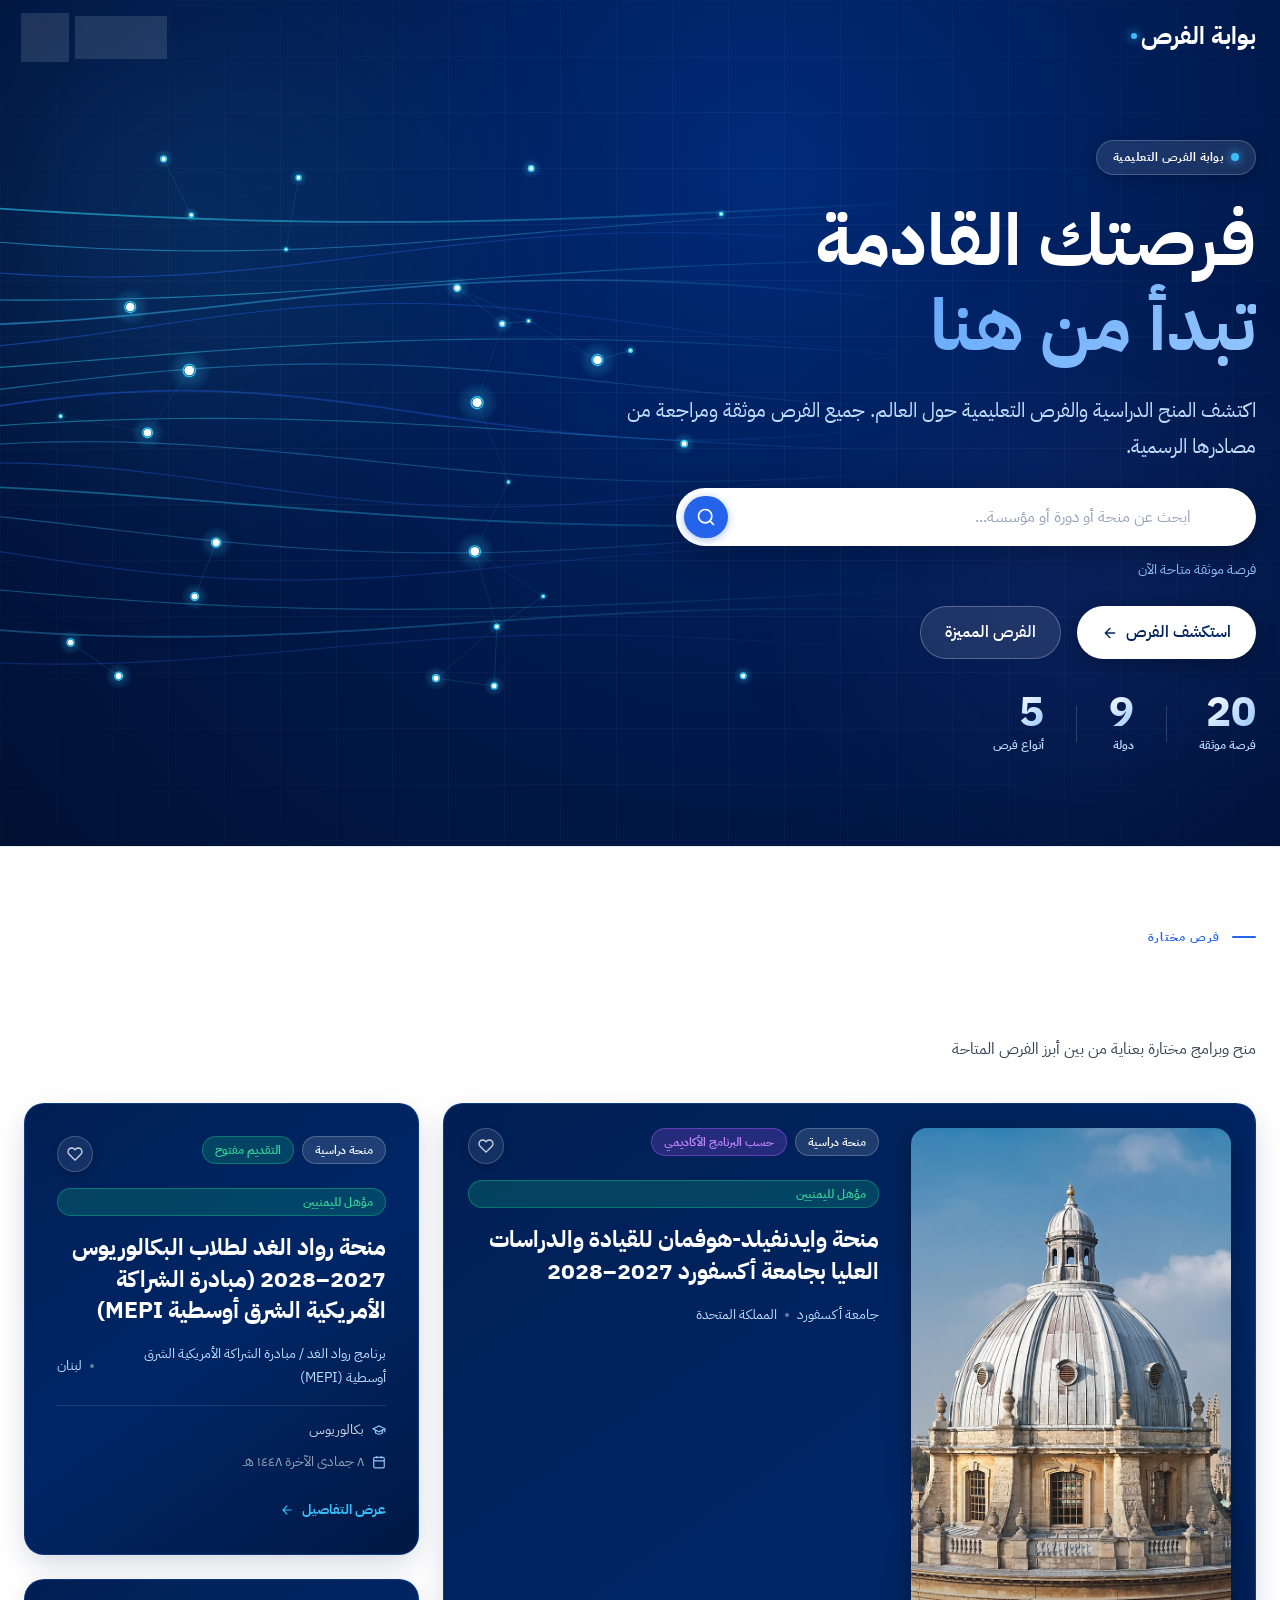
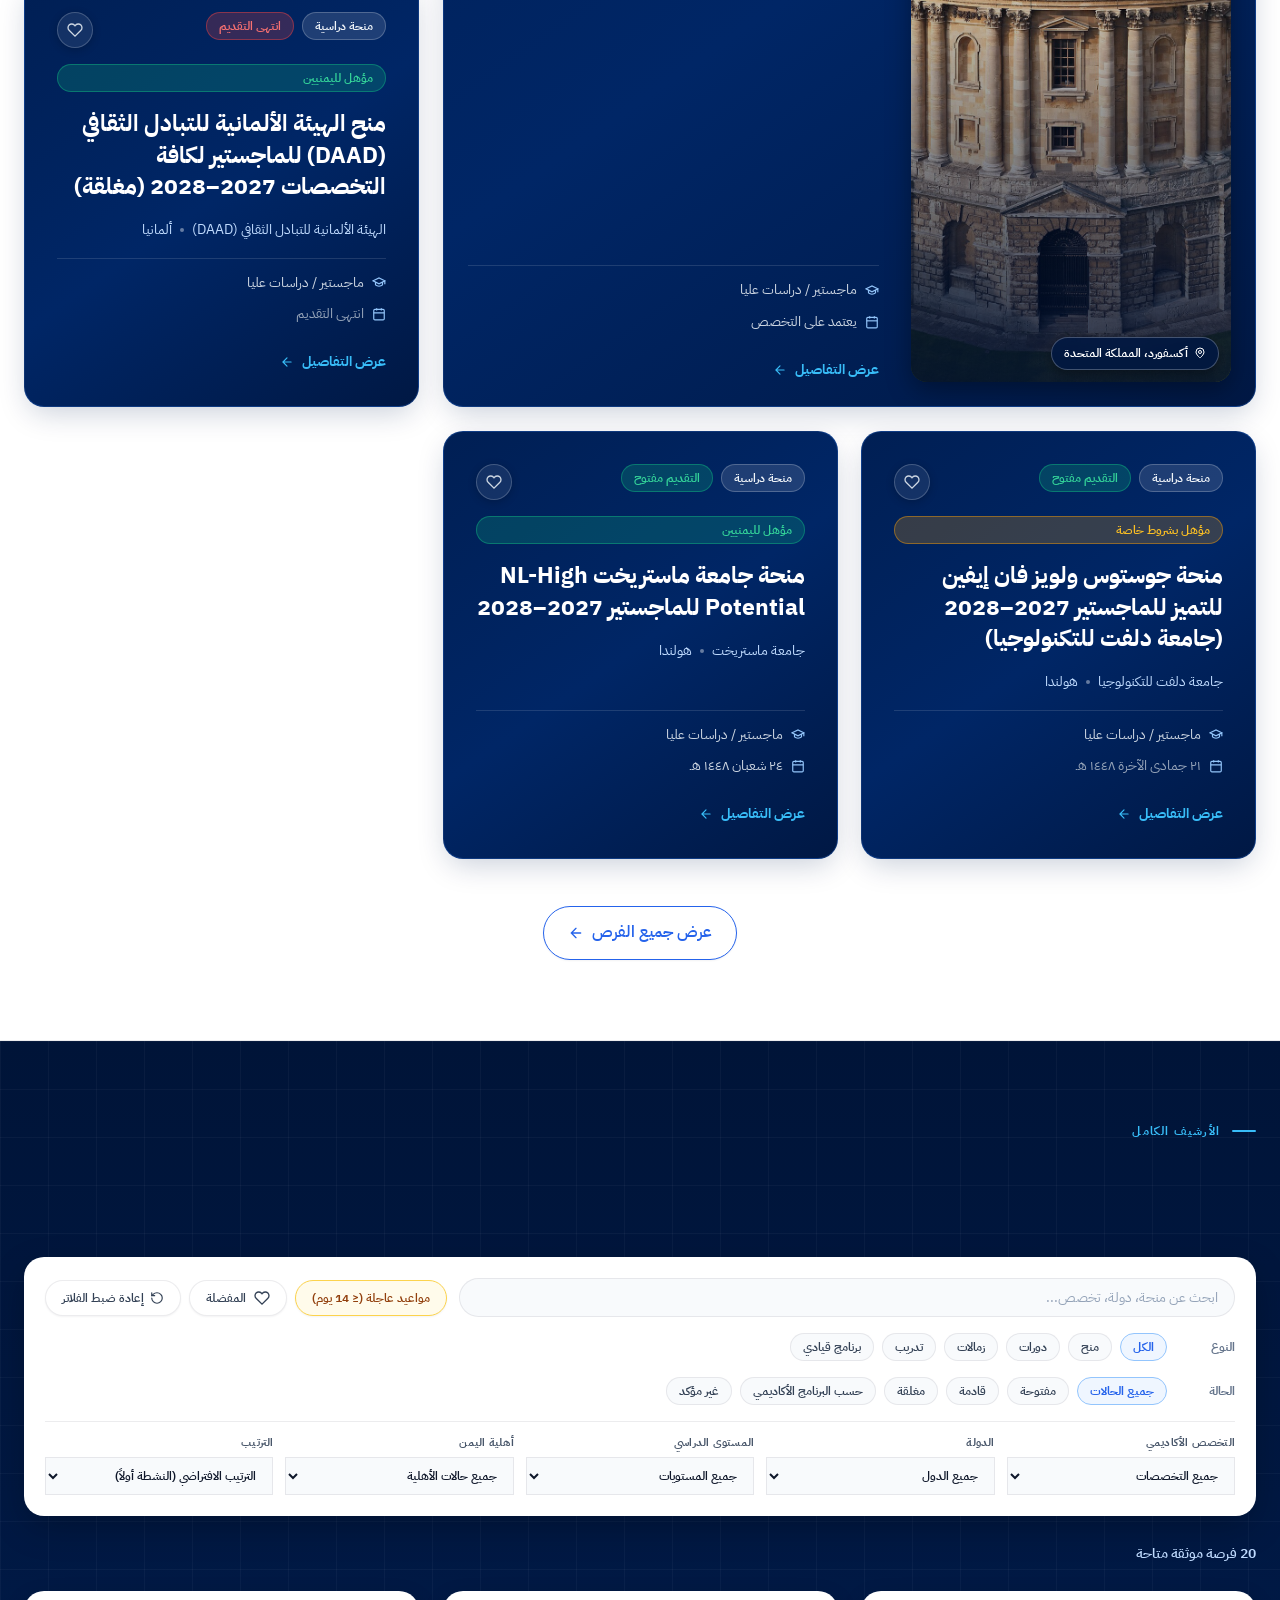
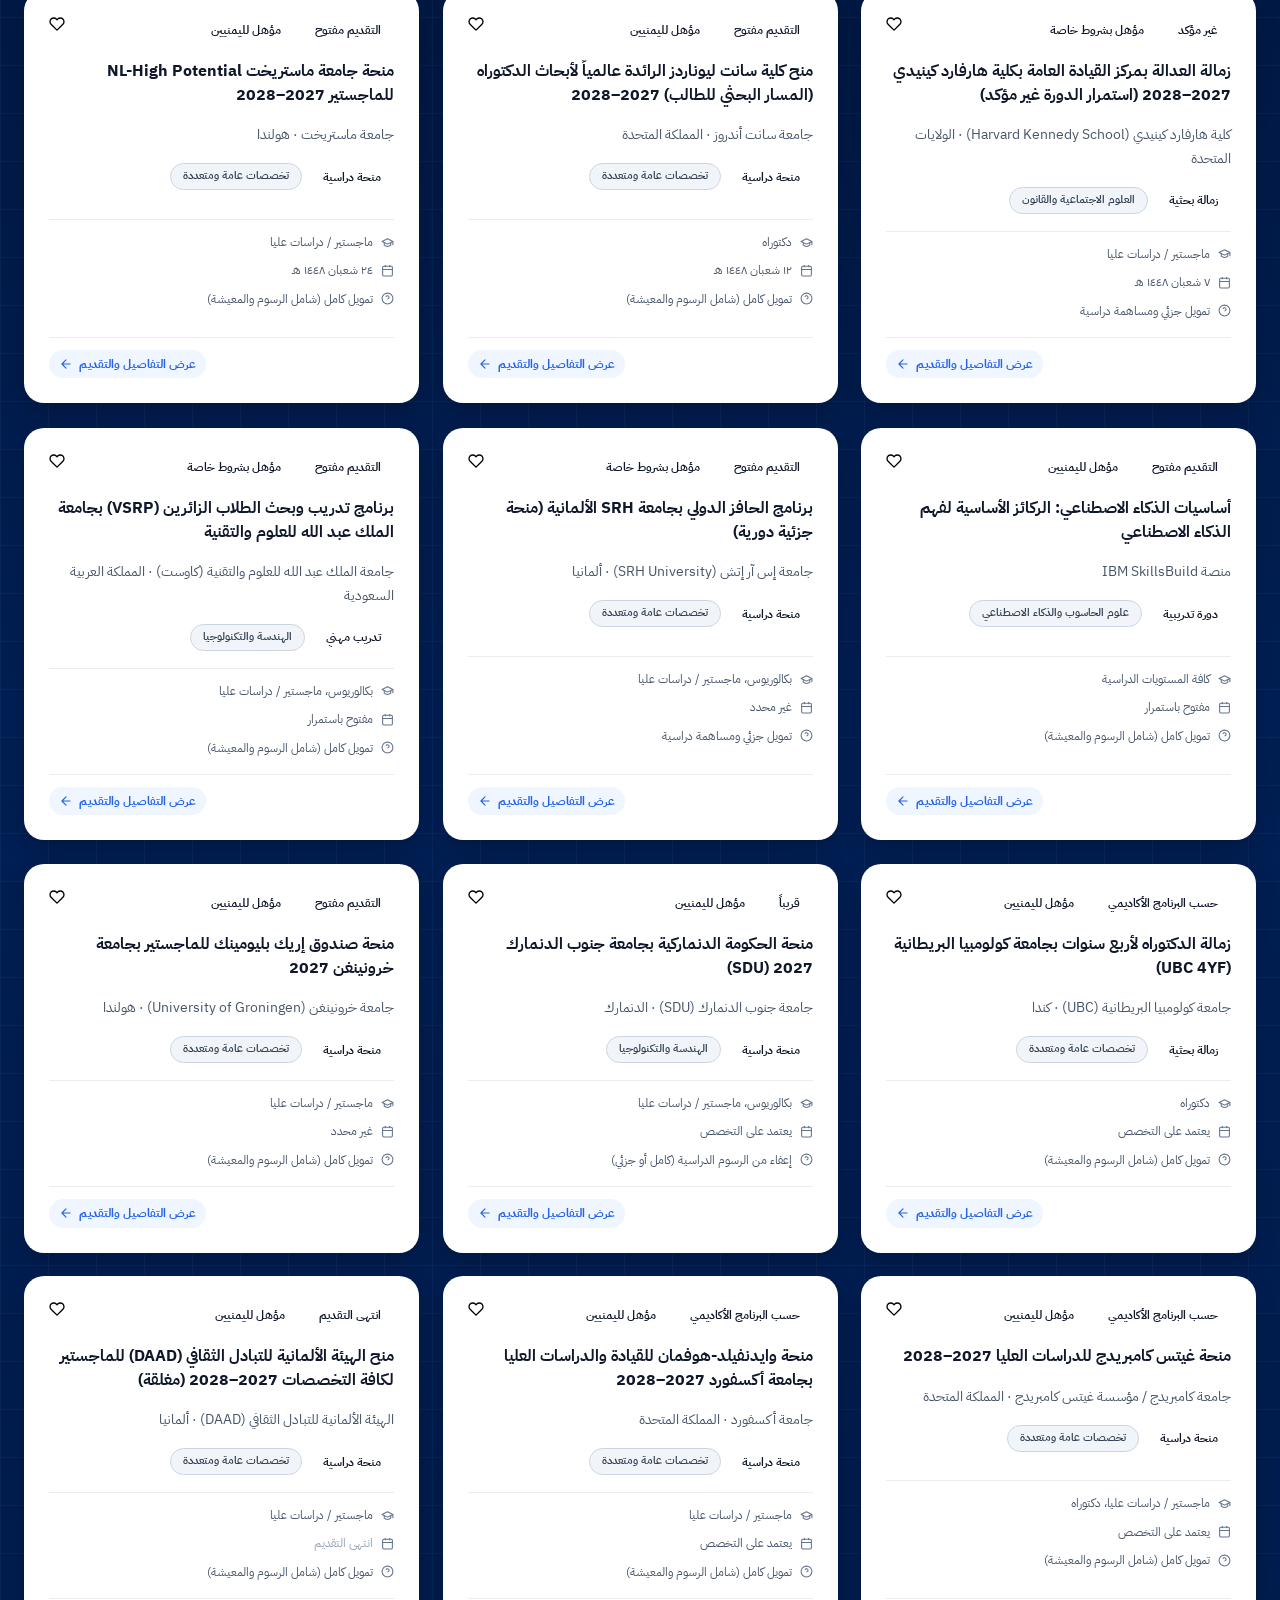
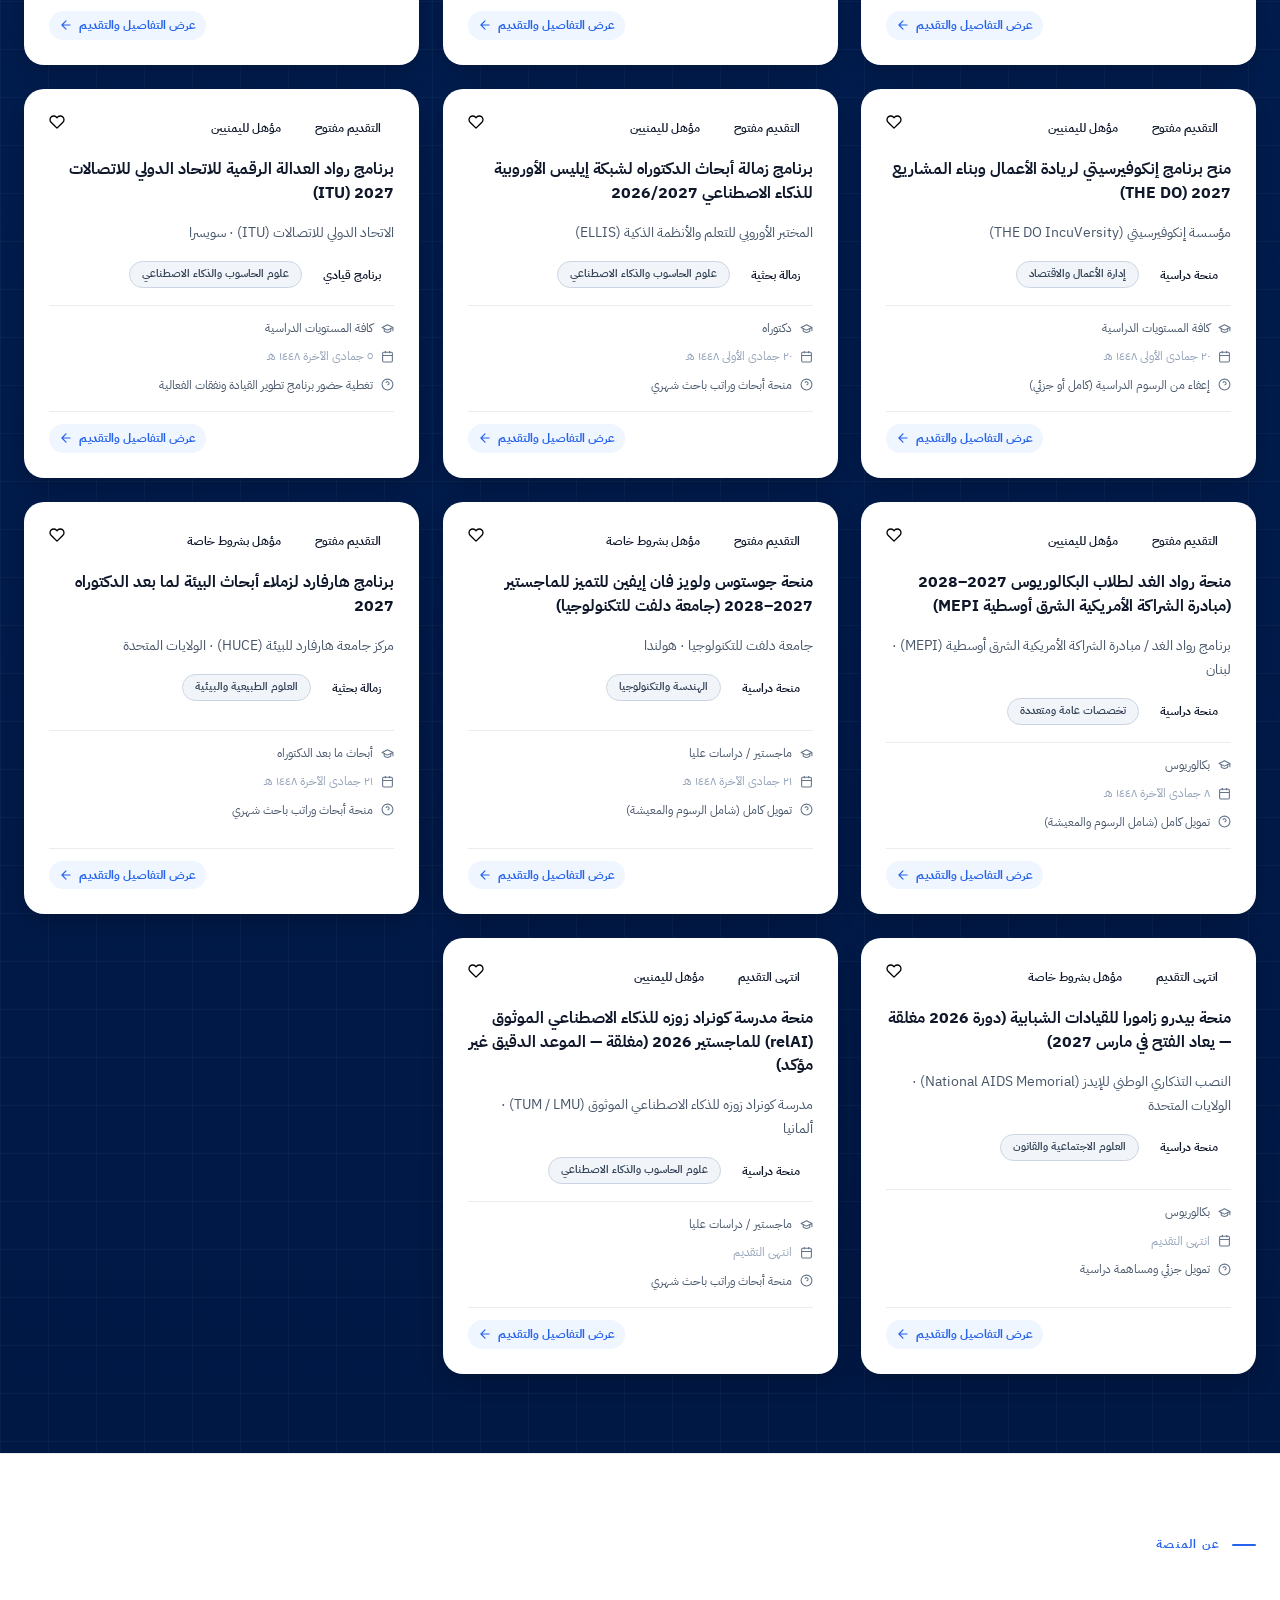
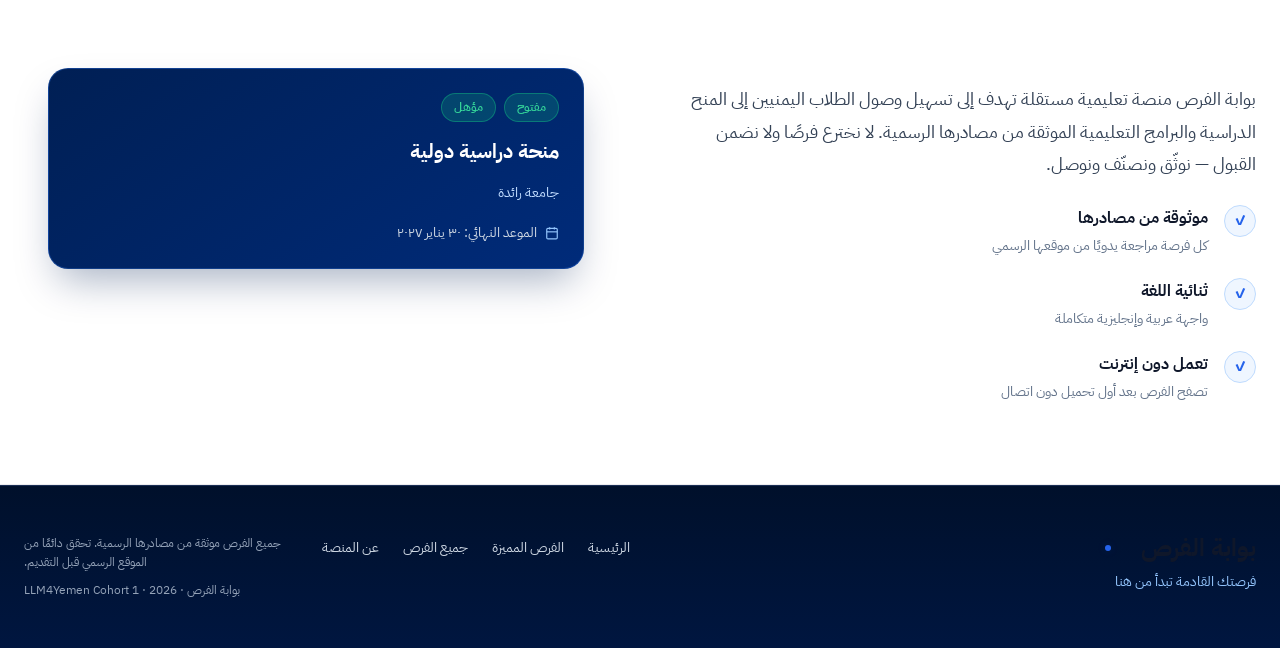
<file: index.html>
<!DOCTYPE html>
<html lang="ar" dir="rtl">
<head>
  <meta charset="UTF-8">
  <meta name="viewport" content="width=device-width, initial-scale=1.0">
  <meta name="description" content="بوابة الفرص — اكتشف المنح الدراسية والفرص التعليمية حول العالم. منصة موثوقة للطلاب اليمنيين.">
  <meta name="theme-color" content="#ffffff">
  <title>بوابة الفرص | Opportunities Portal</title>
  <link rel="preconnect" href="https://fonts.googleapis.com">
  <link rel="preconnect" href="https://fonts.gstatic.com" crossorigin>
  <link href="https://fonts.googleapis.com/css2?family=IBM+Plex+Sans+Arabic:wght@100;200;300;400;500;600;700&display=swap" rel="stylesheet">
  <link rel="stylesheet" href="css/main.css">
</head>
<body class="lang-ar" data-lang="ar">

  <!-- Skip to content -->
  <a class="skip-link" href="#main-content">تخطى إلى المحتوى</a>

  <!-- ═══════════════════════════════════════ HEADER ═══ -->
  <header class="site-header" id="site-header" role="banner">
    <div class="header-inner">

      <!-- Wordmark -->
      <a href="index.html" class="wordmark" aria-label="بوابة الفرص — الصفحة الرئيسية">
        <span class="wordmark-ar" aria-hidden="true">بوابة الفرص</span>
        <span class="wordmark-en" aria-hidden="true">Opportunities Portal</span>
        <span class="wordmark-dot" aria-hidden="true"></span>
      </a>

      <!-- Header controls -->
      <div class="header-controls">
        <!-- Language switcher -->
        <button class="lang-switch" id="lang-switch" aria-label="Switch to English" type="button">
          <span class="lang-switch-ar">AR</span>
          <span class="lang-switch-divider" aria-hidden="true">·</span>
          <span class="lang-switch-en">EN</span>
        </button>

        <!-- Menu toggle -->
        <button class="menu-toggle" id="menu-toggle" aria-label="فتح القائمة" aria-expanded="false" aria-controls="nav-overlay" type="button">
          <span class="menu-toggle-bar" aria-hidden="true"></span>
          <span class="menu-toggle-bar" aria-hidden="true"></span>
          <span class="sr-only">القائمة</span>
        </button>
      </div>
    </div>
  </header>

  <!-- ═══════════════════════════════════════ NAV OVERLAY ═══ -->
  <div class="nav-overlay" id="nav-overlay" role="dialog" aria-label="القائمة الرئيسية" aria-modal="true" aria-hidden="true">
    <div class="nav-overlay-inner">
      <nav class="nav-overlay-nav" aria-label="التنقل الرئيسي">
        <ul class="nav-list" role="list">
          <li class="nav-item"><a href="index.html#hero" class="nav-link is-current" data-close-nav aria-current="page"><span data-i18n="nav.home">الرئيسية</span><span class="nav-link-en">Home</span></a></li>
          <li class="nav-item"><a href="index.html#featured" class="nav-link" data-close-nav><span data-i18n="nav.featured">الفرص المميزة</span><span class="nav-link-en">Featured</span></a></li>
          <li class="nav-item"><a href="index.html#catalogue" class="nav-link" data-close-nav><span data-i18n="nav.catalogue">جميع الفرص</span><span class="nav-link-en">All Opportunities</span></a></li>
          <li class="nav-item"><a href="about.html" class="nav-link" data-close-nav><span data-i18n="nav.about">عن المنصة</span><span class="nav-link-en">About</span></a></li>
        </ul>
      </nav>
      <div class="nav-overlay-cta">
        <p class="nav-overlay-tagline" data-i18n="nav.tagline">منصة موثوقة للطلاب اليمنيين</p>
        <a href="index.html#catalogue" class="btn btn-primary btn-large" data-close-nav data-i18n="nav.cta">استكشف الفرص</a>
      </div>
    </div>
  </div>
  <div class="nav-backdrop" id="nav-backdrop" aria-hidden="true"></div>

  <!-- ═══════════════════════════════════════ MAIN ═══ -->
  <main id="main-content">

    <!-- ─── HERO (Section 1: Blue) ─── -->
    <section class="hero section-blue" id="hero" aria-labelledby="hero-headline">
      <!-- Background canvas elements -->
      <div class="hero-bg" aria-hidden="true">
        <canvas class="hero-fx-canvas" id="hero-fx-canvas"></canvas>
        <div class="hero-bg-orb hero-bg-orb--1"></div>
        <div class="hero-bg-orb hero-bg-orb--2"></div>
        <div class="hero-bg-grid"></div>
      </div>

      <!-- Dot nav indicator -->
      <nav class="dot-nav" aria-label="تنقل الأقسام" id="dot-nav">
        <a href="#hero" class="dot-nav-item is-active" aria-label="القسم الرئيسي"></a>
        <a href="#featured" class="dot-nav-item" aria-label="الفرص المميزة"></a>
        <a href="#catalogue" class="dot-nav-item" aria-label="جميع الفرص"></a>
        <a href="#about" class="dot-nav-item" aria-label="عن المنصة"></a>
      </nav>

      <div class="hero-content">
        <!-- Overline badge -->
        <div class="hero-overline reveal-item" aria-hidden="true">
          <span class="hero-pill-dot" aria-hidden="true"></span>
          <span class="hero-overline-text" data-i18n="hero.overline">بوابة الفرص التعليمية</span>
        </div>

        <!-- Hero headline — masked reveal -->
        <h1 class="hero-headline" id="hero-headline">
          <span class="hero-headline-line reveal-line">
            <span class="reveal-line-inner" data-i18n="hero.headline1">فرصتك القادمة</span>
          </span>
          <span class="hero-headline-line reveal-line">
            <span class="reveal-line-inner hero-headline-accent" data-i18n="hero.headline2">تبدأ من هنا</span>
          </span>
        </h1>

        <!-- Sub -->
        <p class="hero-sub reveal-item" data-i18n="hero.sub">
          اكتشف المنح الدراسية والفرص التعليمية حول العالم. <br class="br-desktop">
          جميع الفرص موثقة ومراجعة من مصادرها الرسمية.
        </p>

        <!-- Search bar -->
        <div class="hero-search reveal-item" role="search">
          <div class="hero-search-inner">
            <label for="hero-search-input" class="sr-only" data-i18n="search.label">ابحث عن فرصة</label>
            <input
              type="search"
              id="hero-search-input"
              class="hero-search-input"
              placeholder="ابحث عن منحة أو دورة أو مؤسسة..."
              autocomplete="off"
              aria-describedby="hero-search-hint"
            >
            <button type="button" class="hero-search-btn" id="hero-search-btn" aria-label="بحث">
              <svg width="20" height="20" viewBox="0 0 24 24" fill="none" stroke="currentColor" stroke-width="2" stroke-linecap="round" stroke-linejoin="round" aria-hidden="true">
                <circle cx="11" cy="11" r="8"/><path d="m21 21-4.35-4.35"/>
              </svg>
            </button>
          </div>
          <p class="hero-search-hint" id="hero-search-hint" data-i18n="hero.searchHint">
            <span class="hero-count" id="hero-count">20</span> فرصة موثقة متاحة الآن
          </p>
        </div>

        <!-- CTA group -->
        <div class="hero-ctas reveal-item">
          <a href="#catalogue" class="btn btn-primary">
            <span data-i18n="hero.cta.explore">استكشف الفرص</span>
            <svg class="btn-arrow" width="16" height="16" viewBox="0 0 24 24" fill="none" stroke="currentColor" stroke-width="2" stroke-linecap="round" aria-hidden="true">
              <path d="M5 12h14M12 5l7 7-7 7"/>
            </svg>
          </a>
          <a href="#featured" class="btn btn-ghost">
            <span data-i18n="hero.cta.featured">الفرص المميزة</span>
          </a>
        </div>
      </div>

      <!-- Hero stats ribbon -->
      <div class="hero-stats reveal-item" aria-label="إحصائيات المنصة">
        <div class="hero-stat">
          <span class="hero-stat-num" data-stat="opportunities" data-count="20">0</span>
          <span class="hero-stat-label" data-i18n="stats.opportunities">فرصة موثقة</span>
        </div>
        <div class="hero-stat-divider" aria-hidden="true"></div>
        <div class="hero-stat">
          <span class="hero-stat-num" data-stat="countries" data-count="9">0</span>
          <span class="hero-stat-label" data-i18n="stats.countries">دولة</span>
        </div>
        <div class="hero-stat-divider" aria-hidden="true"></div>
        <div class="hero-stat">
          <span class="hero-stat-num" data-stat="types" data-count="5">0</span>
          <span class="hero-stat-label" data-i18n="stats.types">أنواع فرص</span>
        </div>
      </div>
    </section>

    <!-- ─── FEATURED OPPORTUNITIES (Section 2: White) ─── -->
    <section class="featured section-white" id="featured" aria-labelledby="featured-title">
      <div class="section-container">
        <div class="section-header">
          <div class="section-overline reveal-item">
            <span class="section-overline-line" aria-hidden="true"></span>
            <span data-i18n="featured.overline">فرص مختارة</span>
          </div>
          <h2 class="section-title reveal-line-wrap" id="featured-title">
            <span class="reveal-line"><span class="reveal-line-inner" data-i18n="featured.title">فرص بارزة</span></span>
          </h2>
          <p class="section-sub reveal-item" data-i18n="featured.sub">منح وبرامج مختارة بعناية من بين أبرز الفرص المتاحة</p>
        </div>

        <!-- Featured grid — populated by JS -->
        <div class="featured-grid" id="featured-grid" role="list" aria-live="polite">
          <!-- JS renders here -->
        </div>

        <div class="section-footer reveal-item">
          <a href="#catalogue" class="btn btn-outline">
            <span data-i18n="featured.viewAll">عرض جميع الفرص</span>
            <svg class="btn-arrow" width="16" height="16" viewBox="0 0 24 24" fill="none" stroke="currentColor" stroke-width="2" stroke-linecap="round" aria-hidden="true">
              <path d="M5 12h14M12 5l7 7-7 7"/>
            </svg>
          </a>
        </div>
      </div>
    </section>

    <!-- ─── OPPORTUNITY CATALOGUE (Section 3: Blue) ─── -->
    <section class="catalogue section-blue" id="catalogue" aria-labelledby="catalogue-title">
      <div class="section-container">
        <div class="section-header">
          <div class="section-overline reveal-item">
            <span class="section-overline-line" aria-hidden="true"></span>
            <span data-i18n="catalogue.overline">الأرشيف الكامل</span>
          </div>
          <h2 class="section-title reveal-line-wrap" id="catalogue-title">
            <span class="reveal-line"><span class="reveal-line-inner" data-i18n="catalogue.title">جميع الفرص</span></span>
          </h2>
        </div>

        <!-- Filters bar -->
        <div class="filters-bar reveal-item" role="group" aria-label="فلاتر البحث">
          <!-- Main row: search + quick toggles -->
          <div class="filter-main-row">
            <div class="filter-search-wrap">
              <label for="cat-search" class="sr-only" data-i18n="search.label">ابحث عن فرصة</label>
              <input type="search" id="cat-search" class="filter-search" placeholder="بحث..." autocomplete="off">
            </div>

            <div class="filter-actions-wrap">
              <!-- Urgent deadlines quick toggle -->
              <button class="filter-urgent-toggle" id="urgent-toggle" type="button" aria-pressed="false" data-i18n="filter.urgent">
                <svg width="15" height="15" viewBox="0 0 24 24" fill="none" stroke="currentColor" stroke-width="2" stroke-linecap="round" stroke-linejoin="round" aria-hidden="true">
                  <circle cx="12" cy="12" r="10"/><polyline points="12 6 12 12 16 14"/>
                </svg>
                <span class="urgent-btn-text">مواعيد عاجلة (≤ 14 يوم)</span>
              </button>

              <!-- Favorites toggle -->
              <button class="filter-fav-toggle" id="fav-toggle" type="button" aria-pressed="false">
                <svg width="16" height="16" viewBox="0 0 24 24" fill="none" stroke="currentColor" stroke-width="2" aria-hidden="true">
                  <path d="M20.84 4.61a5.5 5.5 0 0 0-7.78 0L12 5.67l-1.06-1.06a5.5 5.5 0 0 0-7.78 7.78l1.06 1.06L12 21.23l7.78-7.78 1.06-1.06a5.5 5.5 0 0 0 0-7.78z"/>
                </svg>
                <span data-i18n="filter.favorites">المفضلة</span>
              </button>

              <!-- Reset filters button -->
              <button class="filter-reset-btn" id="reset-filters-btn" type="button" aria-label="إعادة ضبط الفلاتر">
                <svg width="14" height="14" viewBox="0 0 24 24" fill="none" stroke="currentColor" stroke-width="2" stroke-linecap="round" stroke-linejoin="round" aria-hidden="true">
                  <path d="M3 12a9 9 0 1 0 9-9 9.75 9.75 0 0 0-6.74 2.74L3 8"/><path d="M3 3v5h5"/>
                </svg>
                <span class="reset-btn-text" data-i18n="empty.clear">إعادة ضبط</span>
              </button>
            </div>
          </div>

          <!-- Filter pills: Type -->
          <div class="filter-pills-row">
            <span class="filter-group-label" data-i18n="filter.typeLabel">النوع:</span>
            <div class="filter-pills" role="group" aria-label="تصفية حسب نوع الفرصة">
              <button class="filter-pill is-active" data-filter="type" data-value="all" type="button" data-i18n="filter.all">الكل</button>
              <button class="filter-pill" data-filter="type" data-value="scholarship" type="button" data-i18n="filter.scholarship">منح</button>
              <button class="filter-pill" data-filter="type" data-value="course" type="button" data-i18n="filter.course">دورات</button>
              <button class="filter-pill" data-filter="type" data-value="fellowship" type="button" data-i18n="filter.fellowship">زمالات</button>
              <button class="filter-pill" data-filter="type" data-value="internship" type="button" data-i18n="filter.internship">تدريب</button>
              <button class="filter-pill" data-filter="type" data-value="leadership-program" type="button" data-i18n="type.leadership-program">برامج قيادة</button>
            </div>
          </div>

          <!-- Filter pills: Status -->
          <div class="filter-pills-row">
            <span class="filter-group-label" data-i18n="filter.statusLabel">الحالة:</span>
            <div class="filter-pills" role="group" aria-label="تصفية حسب حالة التقديم">
              <button class="filter-pill is-active" data-filter="status" data-value="all" type="button" data-i18n="filter.allStatus">جميع الحالات</button>
              <button class="filter-pill" data-filter="status" data-value="open" type="button" data-i18n="filter.open">مفتوحة</button>
              <button class="filter-pill" data-filter="status" data-value="upcoming" type="button" data-i18n="filter.upcoming">قادمة</button>
              <button class="filter-pill" data-filter="status" data-value="closed" type="button" data-i18n="filter.closed">مغلقة</button>
              <button class="filter-pill" data-filter="status" data-value="course-dependent" type="button" data-i18n="status.course-dependent">حسب التخصص</button>
              <button class="filter-pill" data-filter="status" data-value="unconfirmed" type="button" data-i18n="status.unconfirmed">غير مؤكد</button>
            </div>
          </div>

          <!-- Advanced Selects Grid -->
          <div class="filters-select-grid" role="group" aria-label="فلاتر متقدمة">
            <!-- Field Category -->
            <div class="filter-select-wrap">
              <label for="filter-category" class="filter-select-label" data-i18n="filter.field">التخصص الأكاديمي</label>
              <select id="filter-category" class="filter-select" aria-label="التخصص الأكاديمي">
                <option value="all">جميع التخصصات</option>
                <option value="engineering">الهندسة والتكنولوجيا</option>
                <option value="medicine">الطب والعلوم الصحية</option>
                <option value="computer-science">علوم الحاسوب والذكاء الاصطناعي</option>
                <option value="business">إدارة الأعمال والاقتصاد</option>
                <option value="humanities">العلوم الإنسانية واللغات</option>
                <option value="natural-sciences">العلوم الطبيعية والبيئية</option>
                <option value="social-sciences">العلوم الاجتماعية والقانون</option>
                <option value="arts-design">الفنون والتصميم</option>
                <option value="general">تخصصات عامة ومتعددة</option>
              </select>
            </div>

            <!-- Country -->
            <div class="filter-select-wrap">
              <label for="filter-country" class="filter-select-label" data-i18n="filter.country">الدولة</label>
              <select id="filter-country" class="filter-select" aria-label="الدولة">
                <option value="all">جميع الدول</option>
                <option value="global">عالمي (Global)</option>
              </select>
            </div>

            <!-- Educational Level -->
            <div class="filter-select-wrap">
              <label for="filter-level" class="filter-select-label" data-i18n="filter.level">المستوى الدراسي</label>
              <select id="filter-level" class="filter-select" aria-label="المستوى الدراسي">
                <option value="all">جميع المستويات</option>
                <option value="high-school">الثانوية العامة</option>
                <option value="undergraduate">بكالوريوس</option>
                <option value="postgraduate">دراسات عليا (ماجستير)</option>
                <option value="doctorate">دكتوراه</option>
                <option value="postdoctoral">ما بعد الدكتوراه</option>
                <option value="all-levels">متاح لكافة المستويات</option>
              </select>
            </div>

            <!-- Yemen Eligibility -->
            <div class="filter-select-wrap">
              <label for="filter-eligibility" class="filter-select-label" data-i18n="filter.eligibility">أهلية اليمن</label>
              <select id="filter-eligibility" class="filter-select" aria-label="أهلية الطلاب اليمنيين">
                <option value="all">جميع حالات الأهلية</option>
                <option value="eligible">مؤهل للطلاب اليمنيين</option>
                <option value="conditional">مؤهل بشروط</option>
                <option value="restricted-or-ineligible">مقيد أو غير مؤهل</option>
                <option value="unconfirmed">أهلية غير مؤكدة</option>
              </select>
            </div>

            <!-- Sort By -->
            <div class="filter-select-wrap">
              <label for="filter-sort" class="filter-select-label" data-i18n="filter.sort">الترتيب</label>
              <select id="filter-sort" class="filter-select" aria-label="ترتيب النتائج">
                <option value="default">الترتيب الافتراضي (النشطة أولاً)</option>
                <option value="deadline-asc">الأقرب موعداً نهائياً</option>
                <option value="deadline-desc">الأبعد موعداً نهائياً</option>
                <option value="title-asc">أبجدياً حسب العنوان (أ–ي)</option>
              </select>
            </div>
          </div>
        </div>

        <!-- Results count & active chips -->
        <div class="results-meta reveal-item" aria-live="polite" aria-atomic="true">
          <span class="results-count" id="results-count"></span>
          <div class="active-filters-chips" id="active-filters-chips" role="region" aria-label="الفلاتر النشطة"></div>
        </div>

        <!-- Cards grid — populated by JS -->
        <div class="cards-grid" id="cards-grid" role="list" aria-live="polite" aria-busy="false">
          <!-- JS renders here -->
        </div>

        <!-- Empty state -->
        <div class="empty-state" id="empty-state" hidden aria-live="polite">
          <div class="empty-state-icon" aria-hidden="true">
            <svg width="48" height="48" viewBox="0 0 24 24" fill="none" stroke="currentColor" stroke-width="1.5">
              <circle cx="11" cy="11" r="8"/><path d="m21 21-4.35-4.35"/>
            </svg>
          </div>
          <p class="empty-state-title" data-i18n="empty.title">لا توجد نتائج</p>
          <p class="empty-state-sub" data-i18n="empty.sub">جرّب تعديل معايير البحث أو الفلاتر</p>
          <button class="btn btn-outline btn-sm" id="clear-filters" type="button" data-i18n="empty.clear">إعادة ضبط الفلاتر</button>
        </div>
      </div>
    </section>

    <!-- ─── ABOUT / PLATFORM INFO (Section 4: White) ─── -->
    <section class="about section-white" id="about" aria-labelledby="about-title">
      <div class="section-container">
        <div class="about-grid">
          <div class="about-content">
            <div class="section-overline reveal-item">
              <span class="section-overline-line" aria-hidden="true"></span>
              <span data-i18n="about.overline">عن المنصة</span>
            </div>
            <h2 class="section-title reveal-line-wrap" id="about-title">
              <span class="reveal-line"><span class="reveal-line-inner" data-i18n="about.title">للطلاب اليمنيين</span></span>
              <span class="reveal-line"><span class="reveal-line-inner" data-i18n="about.title2">في كل مكان</span></span>
            </h2>
            <p class="about-text reveal-item" data-i18n="about.text">
              بوابة الفرص منصة تعليمية مستقلة تهدف إلى تسهيل وصول الطلاب اليمنيين إلى المنح الدراسية والبرامج التعليمية الموثقة من مصادرها الرسمية. لا نخترع فرصًا ولا نضمن القبول — نوثّق ونصنّف ونوصل.
            </p>
            <div class="about-features reveal-item">
              <div class="about-feature">
                <div class="about-feature-icon" aria-hidden="true">✓</div>
                <div>
                  <strong data-i18n="about.f1.title">موثوقة من مصادرها</strong>
                  <p data-i18n="about.f1.desc">كل فرصة مراجعة يدويًا من موقعها الرسمي</p>
                </div>
              </div>
              <div class="about-feature">
                <div class="about-feature-icon" aria-hidden="true">✓</div>
                <div>
                  <strong data-i18n="about.f2.title">ثنائية اللغة</strong>
                  <p data-i18n="about.f2.desc">واجهة عربية وإنجليزية متكاملة</p>
                </div>
              </div>
              <div class="about-feature">
                <div class="about-feature-icon" aria-hidden="true">✓</div>
                <div>
                  <strong data-i18n="about.f3.title">تعمل دون إنترنت</strong>
                  <p data-i18n="about.f3.desc">تصفح الفرص بعد أول تحميل دون اتصال</p>
                </div>
              </div>
            </div>
          </div>
          <div class="about-visual reveal-item" aria-hidden="true">
            <div class="about-visual-inner">
              <div class="about-card-preview">
                <div class="acp-header">
                  <span class="acp-tag acp-tag--open">مفتوح</span>
                  <span class="acp-tag acp-tag--eligible">مؤهل</span>
                </div>
                <div class="acp-title">منحة دراسية دولية</div>
                <div class="acp-provider">جامعة رائدة</div>
                <div class="acp-deadline">
                  <svg width="14" height="14" viewBox="0 0 24 24" fill="none" stroke="currentColor" stroke-width="2" aria-hidden="true"><rect x="3" y="4" width="18" height="18" rx="2" ry="2"/><line x1="16" y1="2" x2="16" y2="6"/><line x1="8" y1="2" x2="8" y2="6"/><line x1="3" y1="10" x2="21" y2="10"/></svg>
                  <span>الموعد النهائي: ٣٠ يناير ٢٠٢٧</span>
                </div>
              </div>
              <div class="about-orbs" aria-hidden="true">
                <div class="about-orb about-orb--1"></div>
                <div class="about-orb about-orb--2"></div>
              </div>
            </div>
          </div>
        </div>
      </div>
    </section>

  </main>

  <!-- ═══════════════════════════════════════ FOOTER (Section 5: Blue) ═══ -->
  <footer class="site-footer section-blue" role="contentinfo">
    <div class="footer-inner">
      <div class="footer-brand">
        <a href="index.html" class="wordmark wordmark--light" aria-label="بوابة الفرص">
          <span class="wordmark-ar">بوابة الفرص</span>
          <span class="wordmark-dot" aria-hidden="true"></span>
        </a>
        <p class="footer-tagline" data-i18n="footer.tagline">فرصتك القادمة تبدأ من هنا</p>
      </div>
      <div class="footer-links">
        <nav aria-label="روابط التذييل">
          <ul role="list">
            <li><a href="index.html#hero" data-i18n="nav.home">الرئيسية</a></li>
            <li><a href="index.html#featured" data-i18n="nav.featured">الفرص المميزة</a></li>
            <li><a href="index.html#catalogue" data-i18n="nav.catalogue">جميع الفرص</a></li>
            <li><a href="about.html" data-i18n="nav.about">عن المنصة</a></li>
          </ul>
        </nav>
      </div>
      <div class="footer-meta">
        <p class="footer-notice" data-i18n="footer.notice">
          جميع الفرص موثقة من مصادرها الرسمية. تحقق دائمًا من الموقع الرسمي قبل التقديم.
        </p>
        <p class="footer-copy">
          <span data-i18n="footer.copy">بوابة الفرص · LLM4Yemen Cohort 1</span>
          · <span id="footer-year"></span>
        </p>
      </div>
    </div>
  </footer>

  <!-- Opportunity detail modal -->
  <div class="modal" id="opp-modal" role="dialog" aria-modal="true" aria-labelledby="modal-title" aria-hidden="true">
    <div class="modal-backdrop" id="modal-backdrop"></div>
    <div class="modal-panel">
      <button class="modal-close" id="modal-close" type="button" aria-label="إغلاق">
        <svg width="20" height="20" viewBox="0 0 24 24" fill="none" stroke="currentColor" stroke-width="2" aria-hidden="true">
          <path d="M18 6 6 18M6 6l12 12"/>
        </svg>
      </button>
      <div class="modal-content" id="modal-content">
        <!-- JS renders here -->
      </div>
    </div>
  </div>

  <!-- Custom Cursor Hover Dot -->
  <div class="cursor-dot" id="cursor-dot" aria-hidden="true"></div>

  <script src="js/i18n.js"></script>
  <script src="js/favorites.js"></script>
  <script src="js/list.js"></script>
  <script src="js/hero-fx.js"></script>
  <script src="js/cursor.js"></script>
  <script src="js/main.js"></script>
  <script>
    if ('serviceWorker' in navigator) {
      window.addEventListener('load', () => {
        navigator.serviceWorker.register('sw.js').catch(() => {});
      });
    }
  </script>
</body>
</html>
</file>
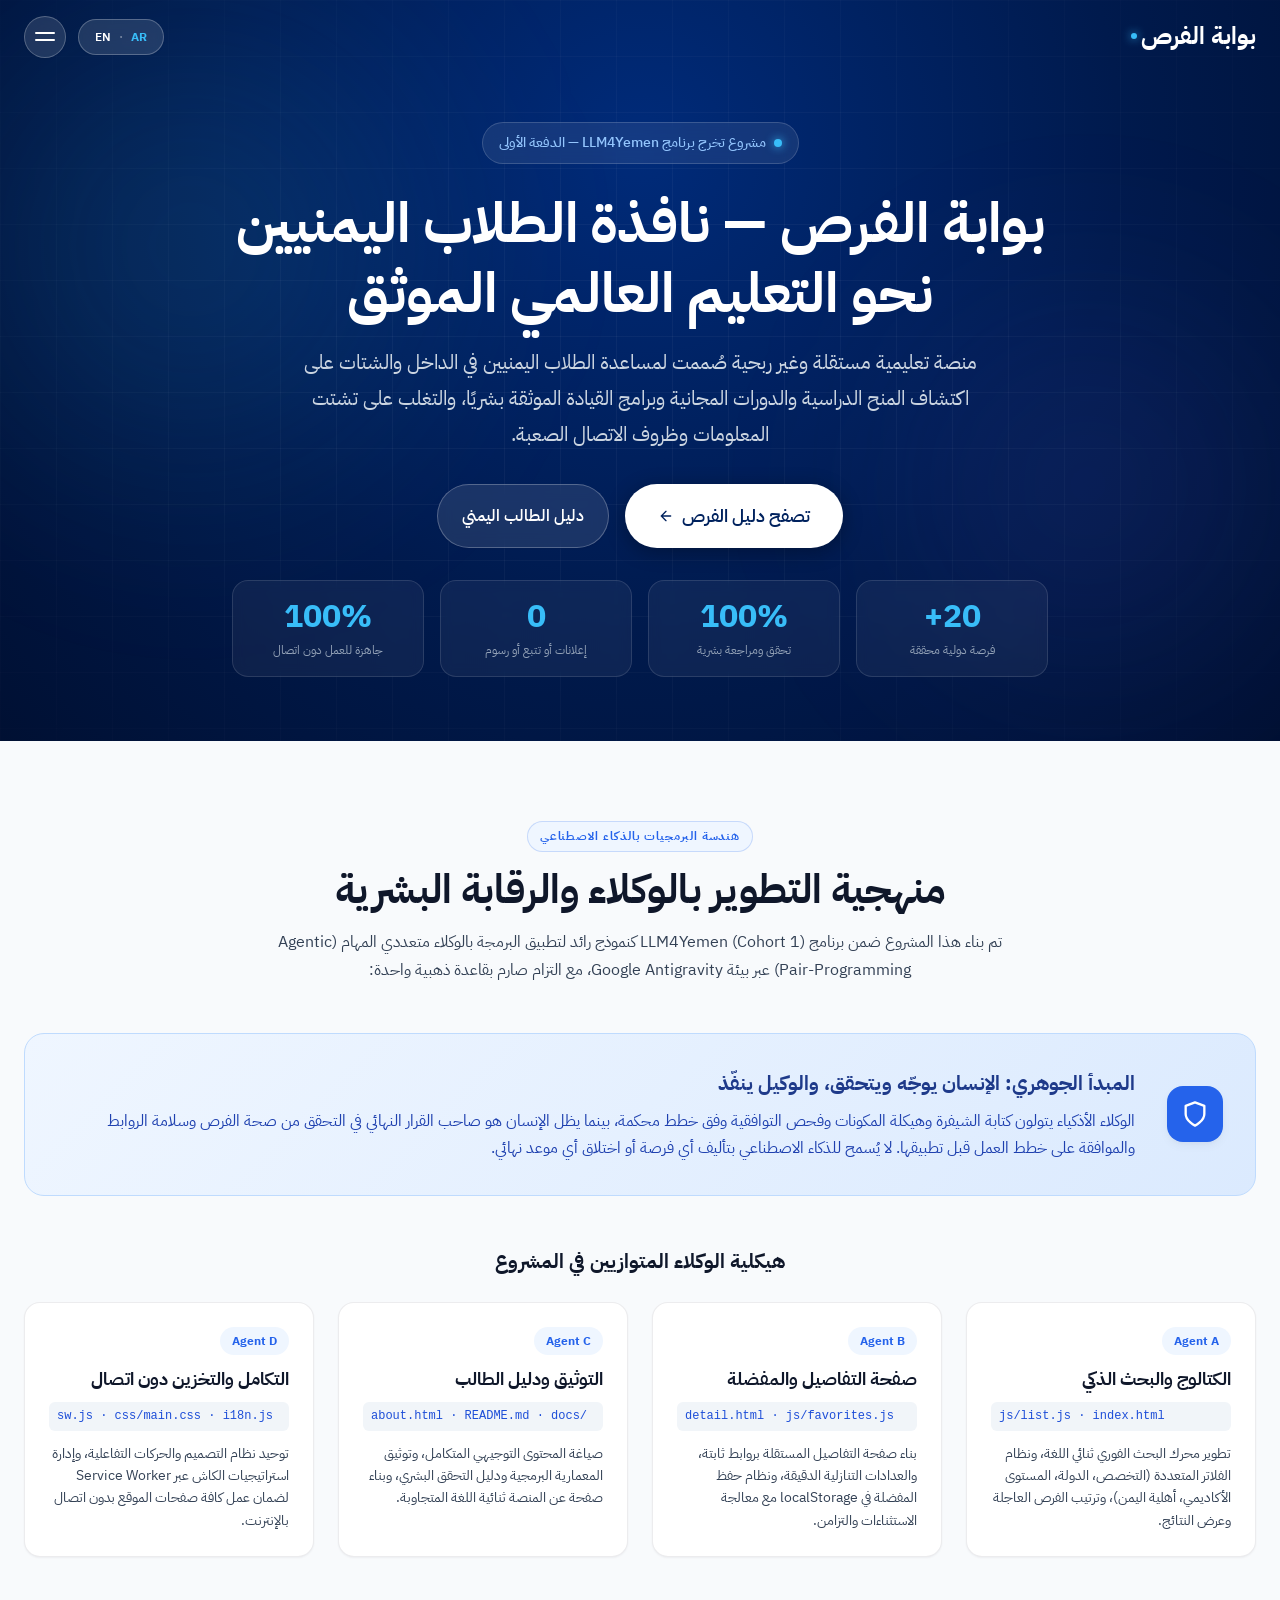
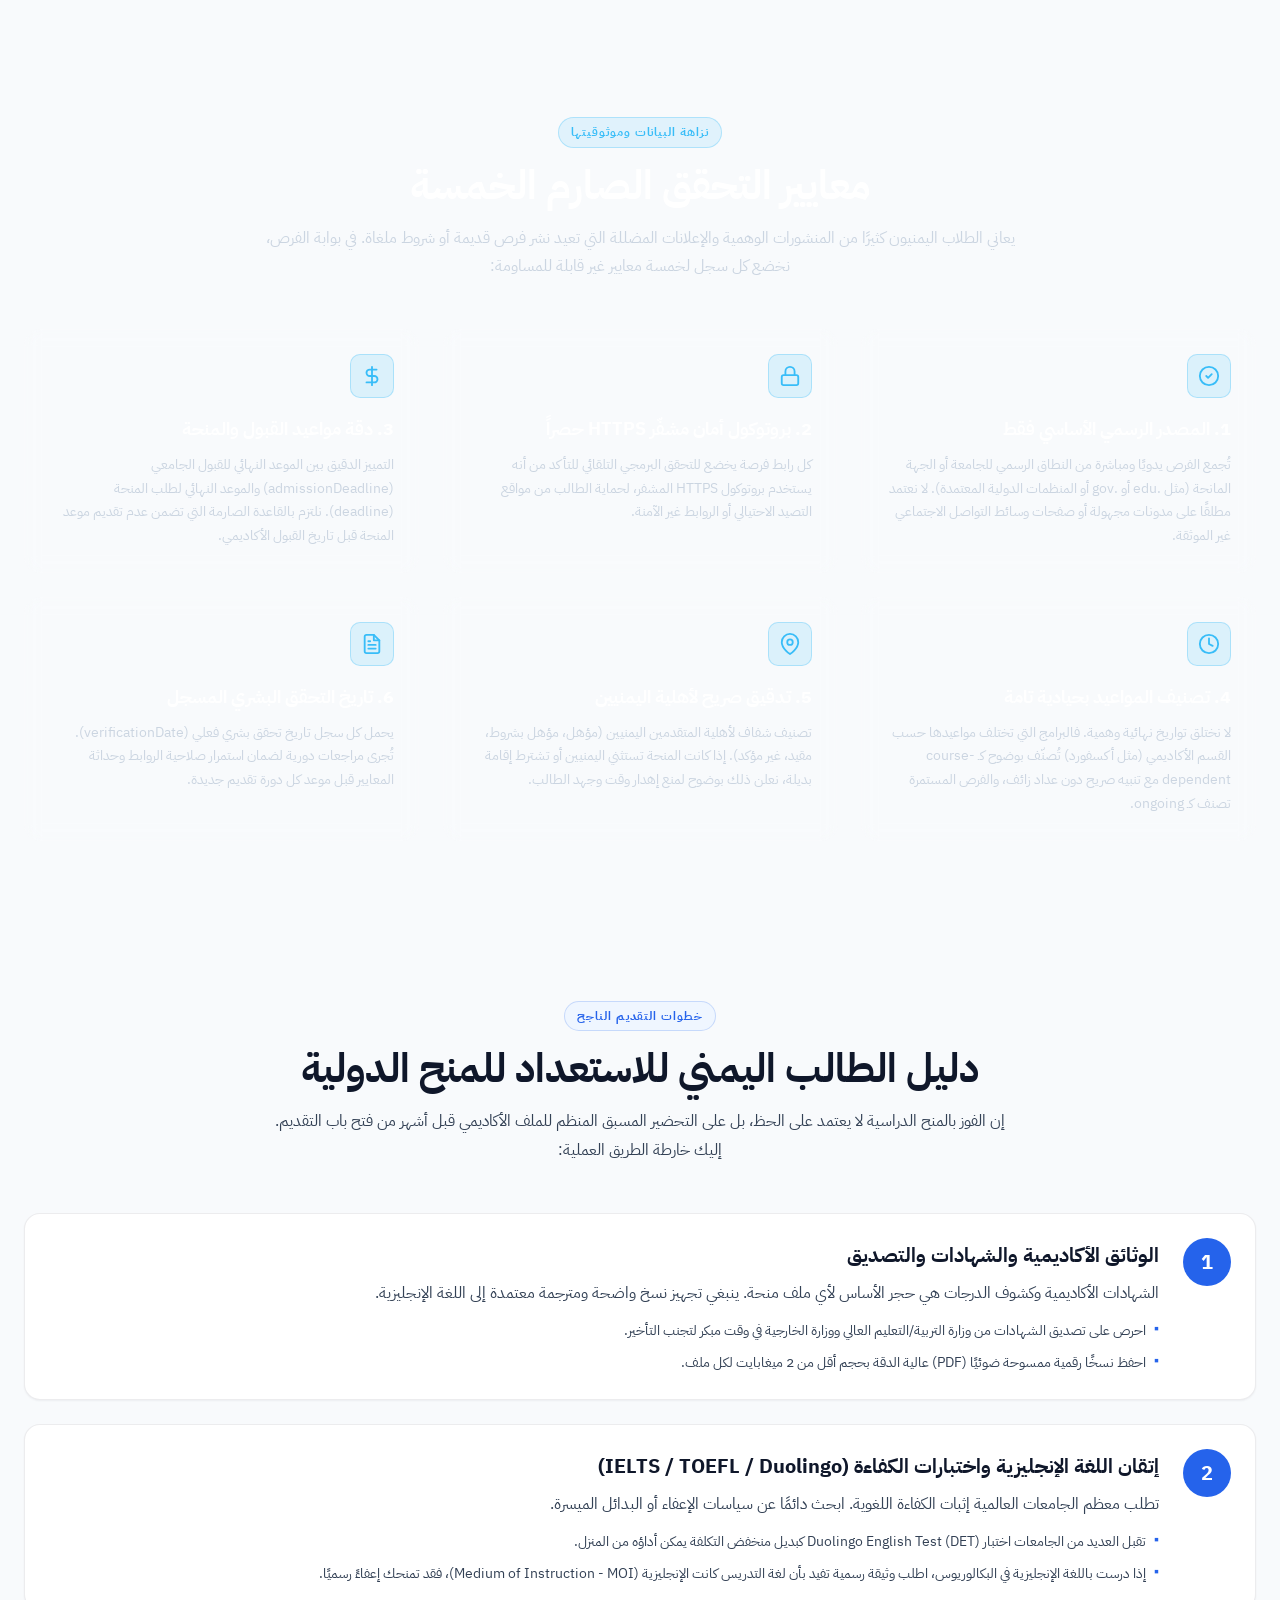
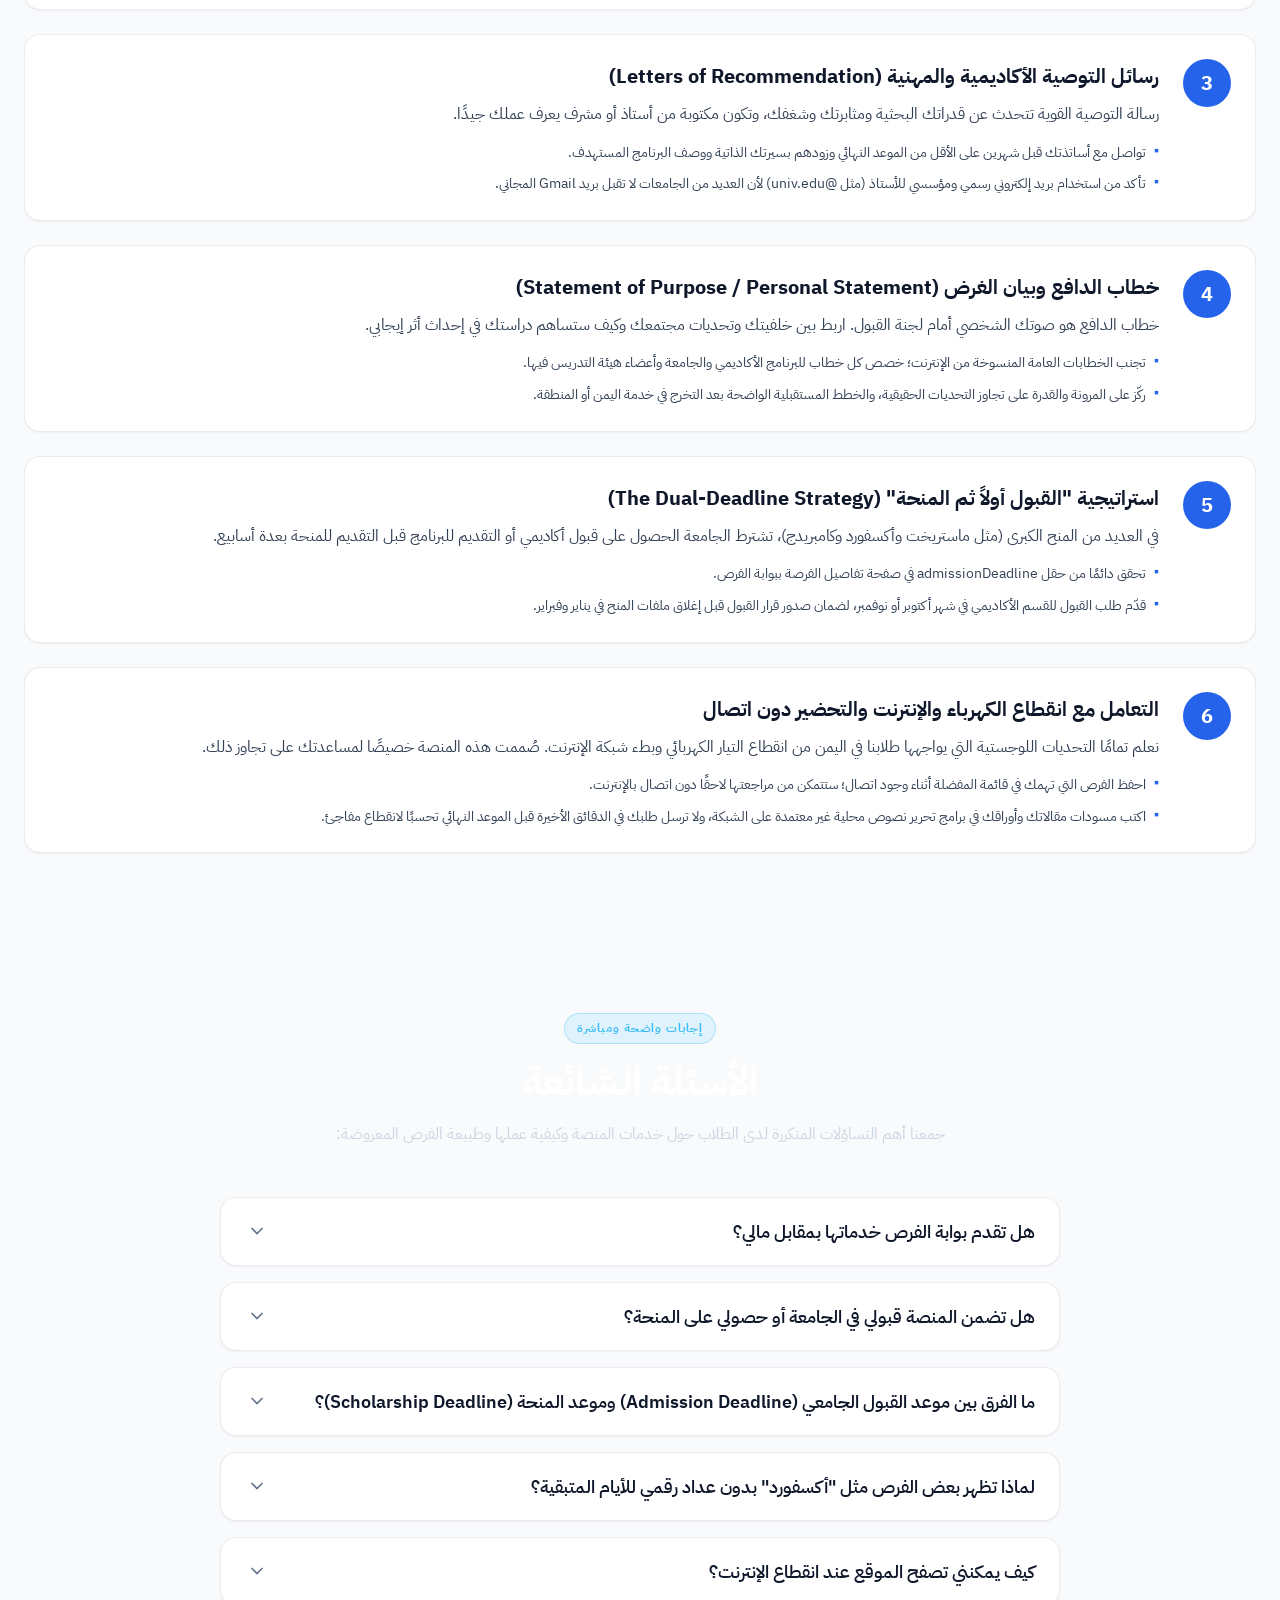
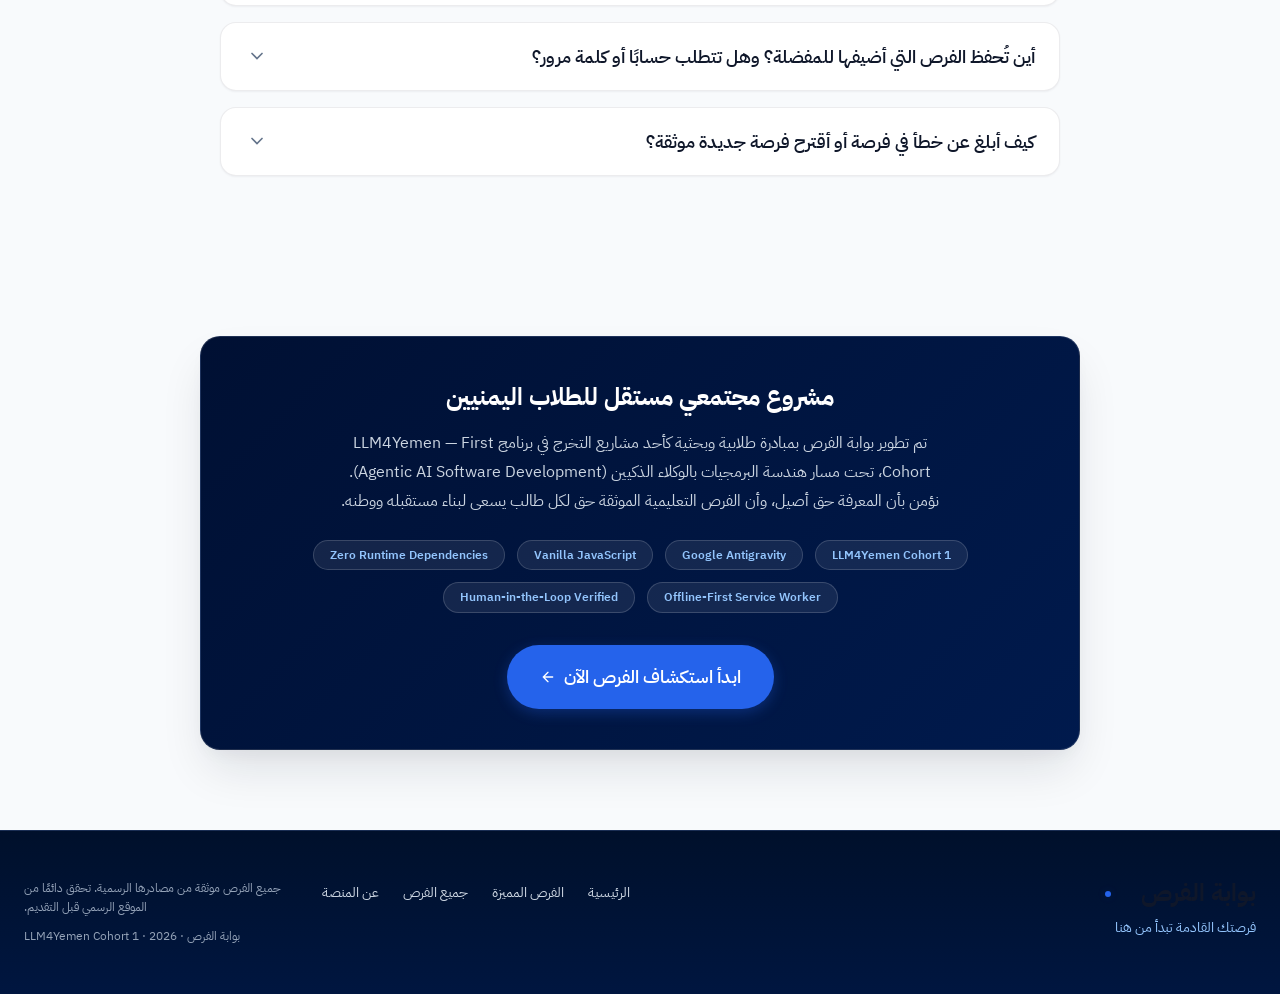
<file: about.html>
<!DOCTYPE html>
<html lang="ar" dir="rtl">
<head>
  <meta charset="UTF-8">
  <meta name="viewport" content="width=device-width, initial-scale=1.0">
  <meta name="description" content="عن بوابة الفرص — منصة مستقلة موثوقة للطلاب اليمنيين لاكتشاف المنح الدراسية والدورات التدريبية الموثقة يدويًا من مصادرها الرسمية.">
  <meta name="theme-color" content="#001640">
  <title>عن المنصة | بوابة الفرص — Opportunities Portal</title>
  <link rel="preconnect" href="https://fonts.googleapis.com">
  <link rel="preconnect" href="https://fonts.gstatic.com" crossorigin>
  <link href="https://fonts.googleapis.com/css2?family=IBM+Plex+Sans+Arabic:wght@100;200;300;400;500;600;700&display=swap" rel="stylesheet">
  <link rel="stylesheet" href="css/main.css">
</head>
<body class="lang-ar" data-lang="ar">

  <!-- Skip to content -->
  <a class="skip-link" href="#main-content" data-about-i18n="skipLink">تخطى إلى المحتوى</a>

  <!-- ═══════════════════════════════════════ HEADER ═══ -->
  <header class="site-header" id="site-header" role="banner">
    <div class="header-inner">

      <!-- Wordmark -->
      <a href="index.html" class="wordmark" aria-label="بوابة الفرص — الصفحة الرئيسية">
        <span class="wordmark-ar" aria-hidden="true">بوابة الفرص</span>
        <span class="wordmark-en" aria-hidden="true">Opportunities Portal</span>
        <span class="wordmark-dot" aria-hidden="true"></span>
      </a>

      <!-- Header controls -->
      <div class="header-controls">
        <!-- Language switcher -->
        <button class="lang-switch" id="lang-switch" aria-label="Switch to English" type="button">
          <span class="lang-switch-ar is-active">AR</span>
          <span class="lang-switch-divider" aria-hidden="true">·</span>
          <span class="lang-switch-en">EN</span>
        </button>

        <!-- Menu toggle -->
        <button class="menu-toggle" id="menu-toggle" aria-label="فتح القائمة" aria-expanded="false" aria-controls="nav-overlay" type="button">
          <span class="menu-toggle-bar" aria-hidden="true"></span>
          <span class="menu-toggle-bar" aria-hidden="true"></span>
          <span class="sr-only">القائمة</span>
        </button>
      </div>
    </div>
  </header>

  <!-- ═══════════════════════════════════════ NAV OVERLAY ═══ -->
  <div class="nav-overlay" id="nav-overlay" role="dialog" aria-label="القائمة الرئيسية" aria-modal="true" aria-hidden="true">
    <div class="nav-overlay-inner">
      <nav class="nav-overlay-nav" aria-label="التنقل الرئيسي">
        <ul class="nav-list" role="list">
          <li class="nav-item"><a href="index.html#hero" class="nav-link" data-close-nav><span data-about-i18n="navHome">الرئيسية</span><span class="nav-link-en">Home</span></a></li>
          <li class="nav-item"><a href="index.html#featured" class="nav-link" data-close-nav><span data-about-i18n="navFeatured">الفرص المميزة</span><span class="nav-link-en">Featured</span></a></li>
          <li class="nav-item"><a href="index.html#catalogue" class="nav-link" data-close-nav><span data-about-i18n="navCatalogue">جميع الفرص</span><span class="nav-link-en">All Opportunities</span></a></li>
          <li class="nav-item"><a href="about.html" class="nav-link is-current" data-close-nav aria-current="page"><span data-about-i18n="navAbout">عن المنصة</span><span class="nav-link-en">About</span></a></li>
        </ul>
      </nav>
      <div class="nav-overlay-cta">
        <p class="nav-overlay-tagline" data-about-i18n="navTagline">منصة موثوقة للطلاب اليمنيين</p>
        <a href="index.html#catalogue" class="btn btn-primary btn-large" data-close-nav data-about-i18n="navCta">استكشف الفرص</a>
      </div>
    </div>
  </div>
  <div class="nav-backdrop" id="nav-backdrop" aria-hidden="true"></div>

  <!-- ═══════════════════════════════════════ MAIN CONTENT ═══ -->
  <main id="main-content">

    <!-- ─── SECTION 1: HERO & MISSION (Section-Blue) ─── -->
    <section class="about-hero section-blue" id="mission" aria-labelledby="about-hero-title">
      <div class="hero-bg" aria-hidden="true">
        <div class="hero-bg-orb hero-bg-orb--1"></div>
        <div class="hero-bg-orb hero-bg-orb--2"></div>
        <div class="hero-bg-grid"></div>
      </div>

      <div class="section-container" style="position: relative; z-index: 2;">
        <div class="about-hero-badge">
          <span class="hero-pill-dot" aria-hidden="true"></span>
          <span data-about-i18n="heroBadge">مشروع تخرج برنامج LLM4Yemen — الدفعة الأولى</span>
        </div>

        <h1 class="about-hero-title" id="about-hero-title" data-about-i18n="heroTitle">
          بوابة الفرص — نافذة الطلاب اليمنيين نحو التعليم العالمي الموثق
        </h1>

        <p class="about-hero-sub" data-about-i18n="heroSub">
          منصة تعليمية مستقلة وغير ربحية صُممت لمساعدة الطلاب اليمنيين في الداخل والشتات على اكتشاف المنح الدراسية والدورات المجانية وبرامج القيادة الموثقة بشريًا، والتغلب على تشتت المعلومات وظروف الاتصال الصعبة.
        </p>

        <div class="hero-ctas" style="justify-content: center; margin-bottom: var(--space-8);">
          <a href="index.html#catalogue" class="btn btn-primary btn-large">
            <span data-about-i18n="ctaExplore">تصفح دليل الفرص</span>
            <svg class="btn-arrow" width="16" height="16" viewBox="0 0 24 24" fill="none" stroke="currentColor" stroke-width="2" stroke-linecap="round" aria-hidden="true">
              <path d="M5 12h14M12 5l7 7-7 7"/>
            </svg>
          </a>
          <a href="#guide" class="btn btn-ghost">
            <span data-about-i18n="ctaGuide">دليل الطالب اليمني</span>
          </a>
        </div>

        <!-- Metrics Ribbon -->
        <div class="about-metrics" role="region" aria-label="أرقام وإحصائيات المنصة">
          <div class="metric-card">
            <span class="metric-num">20+</span>
            <span class="metric-label" data-about-i18n="metricOpps">فرصة دولية محققة</span>
          </div>
          <div class="metric-card">
            <span class="metric-num">100%</span>
            <span class="metric-label" data-about-i18n="metricVerified">تحقق ومراجعة بشرية</span>
          </div>
          <div class="metric-card">
            <span class="metric-num">0</span>
            <span class="metric-label" data-about-i18n="metricAds">إعلانات أو تتبع أو رسوم</span>
          </div>
          <div class="metric-card">
            <span class="metric-num">100%</span>
            <span class="metric-label" data-about-i18n="metricOffline">جاهزة للعمل دون اتصال</span>
          </div>
        </div>
      </div>
    </section>

    <!-- ─── SECTION 2: LLM4YEMEN & AGENTIC METHODOLOGY (Section-White) ─── -->
    <section class="about-section section-white" id="methodology" aria-labelledby="methodology-heading">
      <div class="section-container">
        <div class="section-header-centered">
          <span class="section-overline-badge" data-about-i18n="methodologyOverline">هندسة البرمجيات بالذكاء الاصطناعي</span>
          <h2 class="section-heading" id="methodology-heading" data-about-i18n="methodologyHeading">
            منهجية التطوير بالوكلاء والرقابة البشرية
          </h2>
          <p class="section-desc" data-about-i18n="methodologyDesc">
            تم بناء هذا المشروع ضمن برنامج <strong>LLM4Yemen (Cohort 1)</strong> كنموذج رائد لتطبيق البرمجة بالوكلاء متعددي المهام (Agentic Pair-Programming) عبر بيئة Google Antigravity، مع التزام صارم بقاعدة ذهبية واحدة:
          </p>
        </div>

        <!-- Human-in-the-Loop Callout Banner -->
        <div class="hil-banner">
          <div class="hil-icon-wrap" aria-hidden="true">
            <svg width="28" height="28" viewBox="0 0 24 24" fill="none" stroke="currentColor" stroke-width="2" stroke-linecap="round" stroke-linejoin="round">
              <path d="M12 22s8-4 8-10V5l-8-3-8 3v7c0 6 8 10 8 10z"/>
            </svg>
          </div>
          <div class="hil-content">
            <h3 data-about-i18n="hilTitle">المبدأ الجوهري: الإنسان يوجّه ويتحقق، والوكيل ينفّذ</h3>
            <p data-about-i18n="hilText">
              الوكلاء الأذكياء يتولون كتابة الشيفرة وهيكلة المكونات وفحص التوافقية وفق خطط محكمة، بينما يظل الإنسان هو صاحب القرار النهائي في التحقق من صحة الفرص وسلامة الروابط والموافقة على خطط العمل قبل تطبيقها. لا يُسمح للذكاء الاصطناعي بتأليف أي فرصة أو اختلاق أي موعد نهائي.
            </p>
          </div>
        </div>

        <!-- Agent Division Grid -->
        <div style="margin-top: var(--space-12);">
          <h3 style="font-size: var(--text-xl); font-weight: 700; margin-bottom: var(--space-6); text-align: center;" data-about-i18n="agentGridTitle">
            هيكلية الوكلاء المتوازيين في المشروع
          </h3>
          <div class="agent-grid">
            <!-- Agent A -->
            <article class="agent-card">
              <span class="agent-badge">Agent A</span>
              <h4 class="agent-role" data-about-i18n="agentARole">الكتالوج والبحث الذكي</h4>
              <span class="agent-scope">js/list.js · index.html</span>
              <p class="agent-desc" data-about-i18n="agentADesc">
                تطوير محرك البحث الفوري ثنائي اللغة، ونظام الفلاتر المتعددة (التخصص، الدولة، المستوى الأكاديمي، أهلية اليمن)، وترتيب الفرص العاجلة وعرض النتائج.
              </p>
            </article>

            <!-- Agent B -->
            <article class="agent-card">
              <span class="agent-badge">Agent B</span>
              <h4 class="agent-role" data-about-i18n="agentBRole">صفحة التفاصيل والمفضلة</h4>
              <span class="agent-scope">detail.html · js/favorites.js</span>
              <p class="agent-desc" data-about-i18n="agentBDesc">
                بناء صفحة التفاصيل المستقلة بروابط ثابتة، والعدادات التنازلية الدقيقة، ونظام حفظ المفضلة في localStorage مع معالجة الاستثناءات والتزامن.
              </p>
            </article>

            <!-- Agent C -->
            <article class="agent-card">
              <span class="agent-badge">Agent C</span>
              <h4 class="agent-role" data-about-i18n="agentCRole">التوثيق ودليل الطالب</h4>
              <span class="agent-scope">about.html · README.md · docs/</span>
              <p class="agent-desc" data-about-i18n="agentCDesc">
                صياغة المحتوى التوجيهي المتكامل، وتوثيق المعمارية البرمجية ودليل التحقق البشري، وبناء صفحة عن المنصة ثنائية اللغة المتجاوبة.
              </p>
            </article>

            <!-- Agent D -->
            <article class="agent-card">
              <span class="agent-badge">Agent D</span>
              <h4 class="agent-role" data-about-i18n="agentDRole">التكامل والتخزين دون اتصال</h4>
              <span class="agent-scope">sw.js · css/main.css · i18n.js</span>
              <p class="agent-desc" data-about-i18n="agentDDesc">
                توحيد نظام التصميم والحركات التفاعلية، وإدارة استراتيجيات الكاش عبر Service Worker لضمان عمل كافة صفحات الموقع بدون اتصال بالإنترنت.
              </p>
            </article>
          </div>
        </div>
      </div>
    </section>

    <!-- ─── SECTION 3: VERIFICATION PHILOSOPHY (Section-Blue) ─── -->
    <section class="about-section section-blue" id="verification" aria-labelledby="verification-heading">
      <div class="section-container">
        <div class="section-header-centered">
          <span class="section-overline-badge" data-about-i18n="verifyOverline">نزاهة البيانات وموثوقيتها</span>
          <h2 class="section-heading" id="verification-heading" data-about-i18n="verifyHeading">
            معايير التحقق الصارم الخمسة
          </h2>
          <p class="section-desc" data-about-i18n="verifyDesc">
            يعاني الطلاب اليمنيون كثيرًا من المنشورات الوهمية والإعلانات المضللة التي تعيد نشر فرص قديمة أو شروط ملغاة. في بوابة الفرص، نخضع كل سجل لخمسة معايير غير قابلة للمساومة:
          </p>
        </div>

        <div class="verify-grid">
          <!-- Standard 1 -->
          <div class="verify-card">
            <div class="verify-icon" aria-hidden="true">
              <svg width="22" height="22" viewBox="0 0 24 24" fill="none" stroke="currentColor" stroke-width="2" stroke-linecap="round" stroke-linejoin="round">
                <circle cx="12" cy="12" r="10"/><path d="m9 12 2 2 4-4"/>
              </svg>
            </div>
            <h3 class="verify-card-title" data-about-i18n="v1Title">1. المصدر الرسمي الأساسي فقط</h3>
            <p class="verify-card-text" data-about-i18n="v1Text">
              تُجمع الفرص يدويًا ومباشرة من النطاق الرسمي للجامعة أو الجهة المانحة (مثل .edu أو .gov أو المنظمات الدولية المعتمدة). لا نعتمد مطلقًا على مدونات مجهولة أو صفحات وسائط التواصل الاجتماعي غير الموثقة.
            </p>
          </div>

          <!-- Standard 2 -->
          <div class="verify-card">
            <div class="verify-icon" aria-hidden="true">
              <svg width="22" height="22" viewBox="0 0 24 24" fill="none" stroke="currentColor" stroke-width="2" stroke-linecap="round" stroke-linejoin="round">
                <rect x="3" y="11" width="18" height="11" rx="2" ry="2"/><path d="M7 11V7a5 5 0 0 1 10 0v4"/>
              </svg>
            </div>
            <h3 class="verify-card-title" data-about-i18n="v2Title">2. بروتوكول أمان مشفّر HTTPS حصراً</h3>
            <p class="verify-card-text" data-about-i18n="v2Text">
              كل رابط فرصة يخضع للتحقق البرمجي التلقائي للتأكد من أنه يستخدم بروتوكول HTTPS المشفر، لحماية الطالب من مواقع التصيد الاحتيالي أو الروابط غير الآمنة.
            </p>
          </div>

          <!-- Standard 3 -->
          <div class="verify-card">
            <div class="verify-icon" aria-hidden="true">
              <svg width="22" height="22" viewBox="0 0 24 24" fill="none" stroke="currentColor" stroke-width="2" stroke-linecap="round" stroke-linejoin="round">
                <path d="M12 2v20M17 5H9.5a3.5 3.5 0 0 0 0 7h5a3.5 3.5 0 0 1 0 7H6"/>
              </svg>
            </div>
            <h3 class="verify-card-title" data-about-i18n="v3Title">3. دقة مواعيد القبول والمنحة</h3>
            <p class="verify-card-text" data-about-i18n="v3Text">
              التمييز الدقيق بين الموعد النهائي للقبول الجامعي (admissionDeadline) والموعد النهائي لطلب المنحة (deadline). نلتزم بالقاعدة الصارمة التي تضمن عدم تقديم موعد المنحة قبل تاريخ القبول الأكاديمي.
            </p>
          </div>

          <!-- Standard 4 -->
          <div class="verify-card">
            <div class="verify-icon" aria-hidden="true">
              <svg width="22" height="22" viewBox="0 0 24 24" fill="none" stroke="currentColor" stroke-width="2" stroke-linecap="round" stroke-linejoin="round">
                <circle cx="12" cy="12" r="10"/><path d="M12 6v6l4 2"/>
              </svg>
            </div>
            <h3 class="verify-card-title" data-about-i18n="v4Title">4. تصنيف المواعيد بحيادية تامة</h3>
            <p class="verify-card-text" data-about-i18n="v4Text">
              لا نختلق تواريخ نهائية وهمية. فالبرامج التي تختلف مواعيدها حسب القسم الأكاديمي (مثل أكسفورد) تُصنّف بوضوح كـ course-dependent مع تنبيه صريح دون عداد زائف، والفرص المستمرة تصنف كـ ongoing.
            </p>
          </div>

          <!-- Standard 5 -->
          <div class="verify-card">
            <div class="verify-icon" aria-hidden="true">
              <svg width="22" height="22" viewBox="0 0 24 24" fill="none" stroke="currentColor" stroke-width="2" stroke-linecap="round" stroke-linejoin="round">
                <path d="M21 10c0 7-9 13-9 13s-9-6-9-13a9 9 0 0 1 18 0z"/><circle cx="12" cy="10" r="3"/>
              </svg>
            </div>
            <h3 class="verify-card-title" data-about-i18n="v5Title">5. تدقيق صريح لأهلية اليمنيين</h3>
            <p class="verify-card-text" data-about-i18n="v5Text">
              تصنيف شفاف لأهلية المتقدمين اليمنيين (مؤهل، مؤهل بشروط، مقيد، غير مؤكد). إذا كانت المنحة تستثني اليمنيين أو تشترط إقامة بديلة، نعلن ذلك بوضوح لمنع إهدار وقت وجهد الطالب.
            </p>
          </div>

          <!-- Standard 6 -->
          <div class="verify-card">
            <div class="verify-icon" aria-hidden="true">
              <svg width="22" height="22" viewBox="0 0 24 24" fill="none" stroke="currentColor" stroke-width="2" stroke-linecap="round" stroke-linejoin="round">
                <path d="M14 2H6a2 2 0 0 0-2 2v16a2 2 0 0 0 2 2h12a2 2 0 0 0 2-2V8z"/><polyline points="14 2 14 8 20 8"/><line x1="16" y1="13" x2="8" y2="13"/><line x1="16" y1="17" x2="8" y2="17"/><polyline points="10 9 9 9 8 9"/>
              </svg>
            </div>
            <h3 class="verify-card-title" data-about-i18n="v6Title">6. تاريخ التحقق البشري المسجل</h3>
            <p class="verify-card-text" data-about-i18n="v6Text">
              يحمل كل سجل تاريخ تحقق بشري فعلي (verificationDate). تُجرى مراجعات دورية لضمان استمرار صلاحية الروابط وحداثة المعايير قبل موعد كل دورة تقديم جديدة.
            </p>
          </div>
        </div>
      </div>
    </section>

    <!-- ─── SECTION 4: PRACTICAL GUIDE FOR YEMENI STUDENTS (Section-White) ─── -->
    <section class="about-section section-white" id="guide" aria-labelledby="guide-heading">
      <div class="section-container">
        <div class="section-header-centered">
          <span class="section-overline-badge" data-about-i18n="guideOverline">خطوات التقديم الناجح</span>
          <h2 class="section-heading" id="guide-heading" data-about-i18n="guideHeading">
            دليل الطالب اليمني للاستعداد للمنح الدولية
          </h2>
          <p class="section-desc" data-about-i18n="guideDesc">
            إن الفوز بالمنح الدراسية لا يعتمد على الحظ، بل على التحضير المسبق المنظم للملف الأكاديمي قبل أشهر من فتح باب التقديم. إليك خارطة الطريق العملية:
          </p>
        </div>

        <div class="guide-timeline">
          <!-- Step 1 -->
          <article class="guide-card">
            <div class="guide-step-badge">1</div>
            <div class="guide-body">
              <h4 data-about-i18n="g1Title">الوثائق الأكاديمية والشهادات والتصديق</h4>
              <p data-about-i18n="g1Desc">
                الشهادات الأكاديمية وكشوف الدرجات هي حجر الأساس لأي ملف منحة. ينبغي تجهيز نسخ واضحة ومترجمة معتمدة إلى اللغة الإنجليزية.
              </p>
              <ul class="guide-tips-list" role="list">
                <li class="guide-tip-item"><span class="guide-tip-bullet">▪</span><span data-about-i18n="g1Tip1">احرص على تصديق الشهادات من وزارة التربية/التعليم العالي ووزارة الخارجية في وقت مبكر لتجنب التأخير.</span></li>
                <li class="guide-tip-item"><span class="guide-tip-bullet">▪</span><span data-about-i18n="g1Tip2">احفظ نسخًا رقمية ممسوحة ضوئيًا (PDF) عالية الدقة بحجم أقل من 2 ميغابايت لكل ملف.</span></li>
              </ul>
            </div>
          </article>

          <!-- Step 2 -->
          <article class="guide-card">
            <div class="guide-step-badge">2</div>
            <div class="guide-body">
              <h4 data-about-i18n="g2Title">إتقان اللغة الإنجليزية واختبارات الكفاءة (IELTS / TOEFL / Duolingo)</h4>
              <p data-about-i18n="g2Desc">
                تطلب معظم الجامعات العالمية إثبات الكفاءة اللغوية. ابحث دائمًا عن سياسات الإعفاء أو البدائل الميسرة.
              </p>
              <ul class="guide-tips-list" role="list">
                <li class="guide-tip-item"><span class="guide-tip-bullet">▪</span><span data-about-i18n="g2Tip1">تقبل العديد من الجامعات اختبار Duolingo English Test (DET) كبديل منخفض التكلفة يمكن أداؤه من المنزل.</span></li>
                <li class="guide-tip-item"><span class="guide-tip-bullet">▪</span><span data-about-i18n="g2Tip2">إذا درست باللغة الإنجليزية في البكالوريوس، اطلب وثيقة رسمية تفيد بأن لغة التدريس كانت الإنجليزية (Medium of Instruction - MOI)، فقد تمنحك إعفاءً رسميًا.</span></li>
              </ul>
            </div>
          </article>

          <!-- Step 3 -->
          <article class="guide-card">
            <div class="guide-step-badge">3</div>
            <div class="guide-body">
              <h4 data-about-i18n="g3Title">رسائل التوصية الأكاديمية والمهنية (Letters of Recommendation)</h4>
              <p data-about-i18n="g3Desc">
                رسالة التوصية القوية تتحدث عن قدراتك البحثية ومثابرتك وشغفك، وتكون مكتوبة من أستاذ أو مشرف يعرف عملك جيدًا.
              </p>
              <ul class="guide-tips-list" role="list">
                <li class="guide-tip-item"><span class="guide-tip-bullet">▪</span><span data-about-i18n="g3Tip1">تواصل مع أساتذتك قبل شهرين على الأقل من الموعد النهائي وزودهم بسيرتك الذاتية ووصف البرنامج المستهدف.</span></li>
                <li class="guide-tip-item"><span class="guide-tip-bullet">▪</span><span data-about-i18n="g3Tip2">تأكد من استخدام بريد إلكتروني رسمي ومؤسسي للأستاذ (مثل @univ.edu) لأن العديد من الجامعات لا تقبل بريد Gmail المجاني.</span></li>
              </ul>
            </div>
          </article>

          <!-- Step 4 -->
          <article class="guide-card">
            <div class="guide-step-badge">4</div>
            <div class="guide-body">
              <h4 data-about-i18n="g4Title">خطاب الدافع وبيان الغرض (Statement of Purpose / Personal Statement)</h4>
              <p data-about-i18n="g4Desc">
                خطاب الدافع هو صوتك الشخصي أمام لجنة القبول. اربط بين خلفيتك وتحديات مجتمعك وكيف ستساهم دراستك في إحداث أثر إيجابي.
              </p>
              <ul class="guide-tips-list" role="list">
                <li class="guide-tip-item"><span class="guide-tip-bullet">▪</span><span data-about-i18n="g4Tip1">تجنب الخطابات العامة المنسوخة من الإنترنت؛ خصص كل خطاب للبرنامج الأكاديمي والجامعة وأعضاء هيئة التدريس فيها.</span></li>
                <li class="guide-tip-item"><span class="guide-tip-bullet">▪</span><span data-about-i18n="g4Tip2">ركّز على المرونة والقدرة على تجاوز التحديات الحقيقية، والخطط المستقبلية الواضحة بعد التخرج في خدمة اليمن أو المنطقة.</span></li>
              </ul>
            </div>
          </article>

          <!-- Step 5 -->
          <article class="guide-card">
            <div class="guide-step-badge">5</div>
            <div class="guide-body">
              <h4 data-about-i18n="g5Title">استراتيجية "القبول أولاً ثم المنحة" (The Dual-Deadline Strategy)</h4>
              <p data-about-i18n="g5Desc">
                في العديد من المنح الكبرى (مثل ماستريخت وأكسفورد وكامبريدج)، تشترط الجامعة الحصول على قبول أكاديمي أو التقديم للبرنامج قبل التقديم للمنحة بعدة أسابيع.
              </p>
              <ul class="guide-tips-list" role="list">
                <li class="guide-tip-item"><span class="guide-tip-bullet">▪</span><span data-about-i18n="g5Tip1">تحقق دائمًا من حقل admissionDeadline في صفحة تفاصيل الفرصة ببوابة الفرص.</span></li>
                <li class="guide-tip-item"><span class="guide-tip-bullet">▪</span><span data-about-i18n="g5Tip2">قدّم طلب القبول للقسم الأكاديمي في شهر أكتوبر أو نوفمبر، لضمان صدور قرار القبول قبل إغلاق ملفات المنح في يناير وفبراير.</span></li>
              </ul>
            </div>
          </article>

          <!-- Step 6 -->
          <article class="guide-card">
            <div class="guide-step-badge">6</div>
            <div class="guide-body">
              <h4 data-about-i18n="g6Title">التعامل مع انقطاع الكهرباء والإنترنت والتحضير دون اتصال</h4>
              <p data-about-i18n="g6Desc">
                نعلم تمامًا التحديات اللوجستية التي يواجهها طلابنا في اليمن من انقطاع التيار الكهربائي وبطء شبكة الإنترنت. صُممت هذه المنصة خصيصًا لمساعدتك على تجاوز ذلك.
              </p>
              <ul class="guide-tips-list" role="list">
                <li class="guide-tip-item"><span class="guide-tip-bullet">▪</span><span data-about-i18n="g6Tip1">احفظ الفرص التي تهمك في قائمة المفضلة أثناء وجود اتصال؛ ستتمكن من مراجعتها لاحقًا دون اتصال بالإنترنت.</span></li>
                <li class="guide-tip-item"><span class="guide-tip-bullet">▪</span><span data-about-i18n="g6Tip2">اكتب مسودات مقالاتك وأوراقك في برامج تحرير نصوص محلية غير معتمدة على الشبكة، ولا ترسل طلبك في الدقائق الأخيرة قبل الموعد النهائي تحسبًا لانقطاع مفاجئ.</span></li>
              </ul>
            </div>
          </article>
        </div>
      </div>
    </section>

    <!-- ─── SECTION 5: FREQUENTLY ASKED QUESTIONS (Section-Blue) ─── -->
    <section class="about-section section-blue" id="faq" aria-labelledby="faq-heading">
      <div class="section-container">
        <div class="section-header-centered">
          <span class="section-overline-badge" data-about-i18n="faqOverline">إجابات واضحة ومباشرة</span>
          <h2 class="section-heading" id="faq-heading" data-about-i18n="faqHeading">
            الأسئلة الشائعة
          </h2>
          <p class="section-desc" data-about-i18n="faqDesc">
            جمعنا أهم التساؤلات المتكررة لدى الطلاب حول خدمات المنصة وكيفية عملها وطبيعة الفرص المعروضة:
          </p>
        </div>

        <div class="faq-container" role="region" aria-label="قائمة الأسئلة الشائعة">
          <!-- Question 1 -->
          <div class="faq-item">
            <button class="faq-question" type="button" aria-expanded="false" aria-controls="faq-ans-1" id="faq-btn-1">
              <span data-about-i18n="faq1Q">هل تقدم بوابة الفرص خدماتها بمقابل مالي؟</span>
              <span class="faq-icon" aria-hidden="true">
                <svg width="20" height="20" viewBox="0 0 24 24" fill="none" stroke="currentColor" stroke-width="2" stroke-linecap="round"><path d="m6 9 6 6 6-6"/></svg>
              </span>
            </button>
            <div class="faq-answer" id="faq-ans-1" role="region" aria-labelledby="faq-btn-1">
              <p data-about-i18n="faq1A">
                كلا، على الإطلاق. بوابة الفرص منصة غير ربحية ومفتوحة المصدر بالكامل 100%، ولا تتقاضى أي رسوم أو عمولات من الطلاب أو الجهات المانحة، ولا تتضمن أي إعلانات تجارية.
              </p>
            </div>
          </div>

          <!-- Question 2 -->
          <div class="faq-item">
            <button class="faq-question" type="button" aria-expanded="false" aria-controls="faq-ans-2" id="faq-btn-2">
              <span data-about-i18n="faq2Q">هل تضمن المنصة قبولي في الجامعة أو حصولي على المنحة؟</span>
              <span class="faq-icon" aria-hidden="true">
                <svg width="20" height="20" viewBox="0 0 24 24" fill="none" stroke="currentColor" stroke-width="2" stroke-linecap="round"><path d="m6 9 6 6 6-6"/></svg>
              </span>
            </button>
            <div class="faq-answer" id="faq-ans-2" role="region" aria-labelledby="faq-btn-2">
              <p data-about-i18n="faq2A">
                لا نضمن القبول ولا نتدخل في قرارات لجان الاختيار. دور منصتنا ينحصر في التحقق الدقيق، والتصنيف المهني، وتسهيل الوصول للمعلومة الموثقة من مصدرها الرسمي، وتنبيهك بالمواعيد. قرار القبول هو حق حصري للجامعة أو المؤسسة المانحة بناءً على جودة ملفك وتنافسيته.
              </p>
            </div>
          </div>

          <!-- Question 3 -->
          <div class="faq-item">
            <button class="faq-question" type="button" aria-expanded="false" aria-controls="faq-ans-3" id="faq-btn-3">
              <span data-about-i18n="faq3Q">ما الفرق بين موعد القبول الجامعي (Admission Deadline) وموعد المنحة (Scholarship Deadline)؟</span>
              <span class="faq-icon" aria-hidden="true">
                <svg width="20" height="20" viewBox="0 0 24 24" fill="none" stroke="currentColor" stroke-width="2" stroke-linecap="round"><path d="m6 9 6 6 6-6"/></svg>
              </span>
            </button>
            <div class="faq-answer" id="faq-ans-3" role="region" aria-labelledby="faq-btn-3">
              <p data-about-i18n="faq3A">
                موعد القبول الجامعي هو التاريخ الذي تشترط فيه الكلية استلام ملفك الأكاديمي للتأكد من استيفائك لشروط الدراسة (مثل الدرجات واللغة). أما موعد المنحة فهو التاريخ النهائي لتقديم استمارة التمويل المالي. في كثير من الجامعات المرموقة، يجب تقديم طلب القبول الأكاديمي قبل أسابيع من موعد المنحة، ولا يمكنك التقديم على المنحة دون الحصول على رقم طلب جامعي أو قبول مشروط.
              </p>
            </div>
          </div>

          <!-- Question 4 -->
          <div class="faq-item">
            <button class="faq-question" type="button" aria-expanded="false" aria-controls="faq-ans-4" id="faq-btn-4">
              <span data-about-i18n="faq4Q">لماذا تظهر بعض الفرص مثل "أكسفورد" بدون عداد رقمي للأيام المتبقية؟</span>
              <span class="faq-icon" aria-hidden="true">
                <svg width="20" height="20" viewBox="0 0 24 24" fill="none" stroke="currentColor" stroke-width="2" stroke-linecap="round"><path d="m6 9 6 6 6-6"/></svg>
              </span>
            </button>
            <div class="faq-answer" id="faq-ans-4" role="region" aria-labelledby="faq-btn-4">
              <p data-about-i18n="faq4A">
                لأن مواعيد التقديم في هذه البرامج تعتمد على التخصص الدقيق (course-dependent)؛ فبعض التخصصات تغلق في ديسمبر وبعضها في يناير أو مارس. من منطلق الشفافية والأمانة، نرفض وضع عداد تنازلي عام مضلل قد يوهم الطالب بوجود متسع من الوقت بينما قد يكون موعد تخصصه قد انتهى بالفعل، ونوجه الطالب بدقة لمراجعة دليل برنامجه.
              </p>
            </div>
          </div>

          <!-- Question 5 -->
          <div class="faq-item">
            <button class="faq-question" type="button" aria-expanded="false" aria-controls="faq-ans-5" id="faq-btn-5">
              <span data-about-i18n="faq5Q">كيف يمكنني تصفح الموقع عند انقطاع الإنترنت؟</span>
              <span class="faq-icon" aria-hidden="true">
                <svg width="20" height="20" viewBox="0 0 24 24" fill="none" stroke="currentColor" stroke-width="2" stroke-linecap="round"><path d="m6 9 6 6 6-6"/></svg>
              </span>
            </button>
            <div class="faq-answer" id="faq-ans-5" role="region" aria-labelledby="faq-btn-5">
              <p data-about-i18n="faq5A">
                تم تزويد الموقع بتقنية Service Worker المتقدمة. بمجرد فتحك للموقع مرة واحدة في وجود اتصال بالإنترنت، يتم تخزين صفحات التطبيق والبيانات الأساسية محليًا على جهازك. يمكنك بعدها فتح الموقع في أي وقت وتصفح كتالوج الفرص وقراءة التفاصيل والمفضلة دون الحاجة لاتصال نشط.
              </p>
            </div>
          </div>

          <!-- Question 6 -->
          <div class="faq-item">
            <button class="faq-question" type="button" aria-expanded="false" aria-controls="faq-ans-6" id="faq-btn-6">
              <span data-about-i18n="faq6Q">أين تُحفظ الفرص التي أضيفها للمفضلة؟ وهل تتطلب حسابًا أو كلمة مرور؟</span>
              <span class="faq-icon" aria-hidden="true">
                <svg width="20" height="20" viewBox="0 0 24 24" fill="none" stroke="currentColor" stroke-width="2" stroke-linecap="round"><path d="m6 9 6 6 6-6"/></svg>
              </span>
            </button>
            <div class="faq-answer" id="faq-ans-6" role="region" aria-labelledby="faq-btn-6">
              <p data-about-i18n="faq6A">
                تُحفظ الفرص في التخزين المحلي الآمن لمتصفحك (localStorage). لا نطلب إنشاء أي حسابات أو تسجيل كلمات مرور، ولا نجمع بياناتك الشخصية حفاظًا على خصوصيتك وسرعة تجربتك. ستبقى مفضلتك محفوظة على نفس المتصفح ما لم تقم بمسح بيانات الموقع.
              </p>
            </div>
          </div>

          <!-- Question 7 -->
          <div class="faq-item">
            <button class="faq-question" type="button" aria-expanded="false" aria-controls="faq-ans-7" id="faq-btn-7">
              <span data-about-i18n="faq7Q">كيف أبلغ عن خطأ في فرصة أو أقترح فرصة جديدة موثقة؟</span>
              <span class="faq-icon" aria-hidden="true">
                <svg width="20" height="20" viewBox="0 0 24 24" fill="none" stroke="currentColor" stroke-width="2" stroke-linecap="round"><path d="m6 9 6 6 6-6"/></svg>
              </span>
            </button>
            <div class="faq-answer" id="faq-ans-7" role="region" aria-labelledby="faq-btn-7">
              <p data-about-i18n="faq7A">
                نرحب بمساهمات المجتمع التعليمي دائمًا. يمكن فتح Issue أو سحب Pull Request عبر مستودع المشروع على GitHub، بشرط تقديم الرابط الرسمي المباشر وإثبات معايير الأهلية وتاريخ المراجعة.
              </p>
            </div>
          </div>
        </div>
      </div>
    </section>

    <!-- ─── SECTION 6: ATTRIBUTION & CONTACT (Section-White) ─── -->
    <section class="about-section section-white" id="attribution" aria-labelledby="attribution-heading">
      <div class="section-container">
        <div class="attribution-card">
          <h3 id="attribution-heading" data-about-i18n="attrTitle">مشروع مجتمعي مستقل للطلاب اليمنيين</h3>
          <p data-about-i18n="attrDesc">
            تم تطوير بوابة الفرص بمبادرة طلابية وبحثية كأحد مشاريع التخرج في برنامج <strong>LLM4Yemen — First Cohort</strong>، تحت مسار هندسة البرمجيات بالوكلاء الذكيين (Agentic AI Software Development). نؤمن بأن المعرفة حق أصيل، وأن الفرص التعليمية الموثقة حق لكل طالب يسعى لبناء مستقبله ووطنه.
          </p>

          <div class="attribution-badges">
            <span class="attr-pill">LLM4Yemen Cohort 1</span>
            <span class="attr-pill">Google Antigravity</span>
            <span class="attr-pill">Vanilla JavaScript</span>
            <span class="attr-pill">Zero Runtime Dependencies</span>
            <span class="attr-pill">Offline-First Service Worker</span>
            <span class="attr-pill">Human-in-the-Loop Verified</span>
          </div>

          <div>
            <a href="index.html#catalogue" class="btn btn-primary btn-large">
              <span data-about-i18n="attrCta">ابدأ استكشاف الفرص الآن</span>
              <svg class="btn-arrow" width="16" height="16" viewBox="0 0 24 24" fill="none" stroke="currentColor" stroke-width="2" stroke-linecap="round" aria-hidden="true">
                <path d="M5 12h14M12 5l7 7-7 7"/>
              </svg>
            </a>
          </div>
        </div>
      </div>
    </section>

  </main>

  <!-- ═══════════════════════════════════════ FOOTER (Section-Blue) ═══ -->
  <footer class="site-footer section-blue" role="contentinfo">
    <div class="footer-inner">
      <div class="footer-brand">
        <a href="index.html" class="wordmark wordmark--light" aria-label="بوابة الفرص">
          <span class="wordmark-ar">بوابة الفرص</span>
          <span class="wordmark-dot" aria-hidden="true"></span>
        </a>
        <p class="footer-tagline" data-about-i18n="footerTagline">فرصتك القادمة تبدأ من هنا</p>
      </div>

      <div class="footer-links">
        <nav aria-label="روابط التذييل">
          <ul role="list">
            <li><a href="index.html#hero" data-about-i18n="navHome">الرئيسية</a></li>
            <li><a href="index.html#featured" data-about-i18n="navFeatured">الفرص المميزة</a></li>
            <li><a href="index.html#catalogue" data-about-i18n="navCatalogue">جميع الفرص</a></li>
            <li><a href="about.html" class="is-current" data-about-i18n="navAbout">عن المنصة</a></li>
          </ul>
        </nav>
      </div>

      <div class="footer-meta">
        <p class="footer-notice" data-about-i18n="footerNotice">
          جميع الفرص موثقة من مصادرها الرسمية. تحقق دائمًا من الموقع الرسمي قبل التقديم.
        </p>
        <p class="footer-copy">
          <span data-about-i18n="footerCopy">بوابة الفرص · LLM4Yemen Cohort 1</span>
          · <span id="footer-year">2026</span>
        </p>
      </div>
    </div>
  </footer>

  <!-- Custom Cursor Hover Dot -->
  <div class="cursor-dot" id="cursor-dot" aria-hidden="true"></div>

  <!-- ═══════════════════════════════════════ SCRIPTS ═══ -->
  <script src="js/i18n.js"></script>
  <script src="js/favorites.js"></script>
  <script src="js/cursor.js"></script>
  <script>
    /**
     * About Page Dedicated Logic & Bilingual Translations
     * Self-contained to preserve file ownership boundaries.
     */
    'use strict';

    const ABOUT_I18N = {
      ar: {
        skipLink: 'تخطى إلى المحتوى',
        navHome: 'الرئيسية',
        navFeatured: 'الفرص المميزة',
        navCatalogue: 'جميع الفرص',
        navAbout: 'عن المنصة',
        navTagline: 'منصة موثوقة للطلاب اليمنيين',
        navCta: 'استكشف الفرص',

        heroBadge: 'مشروع تخرج برنامج LLM4Yemen — الدفعة الأولى',
        heroTitle: 'بوابة الفرص — نافذة الطلاب اليمنيين نحو التعليم العالمي الموثق',
        heroSub: 'منصة تعليمية مستقلة وغير ربحية صُممت لمساعدة الطلاب اليمنيين في الداخل والشتات على اكتشاف المنح الدراسية والدورات المجانية وبرامج القيادة الموثقة بشريًا، والتغلب على تشتت المعلومات وظروف الاتصال الصعبة.',
        ctaExplore: 'تصفح دليل الفرص',
        ctaGuide: 'دليل الطالب اليمني',
        metricOpps: 'فرصة دولية محققة',
        metricVerified: 'تحقق ومراجعة بشرية',
        metricAds: 'إعلانات أو تتبع أو رسوم',
        metricOffline: 'جاهزة للعمل دون اتصال',

        methodologyOverline: 'هندسة البرمجيات بالذكاء الاصطناعي',
        methodologyHeading: 'منهجية التطوير بالوكلاء والرقابة البشرية',
        methodologyDesc: 'تم بناء هذا المشروع ضمن برنامج LLM4Yemen (Cohort 1) كنموذج رائد لتطبيق البرمجة بالوكلاء متعددي المهام (Agentic Pair-Programming) عبر بيئة Google Antigravity، مع التزام صارم بقاعدة ذهبية واحدة:',
        hilTitle: 'المبدأ الجوهري: الإنسان يوجّه ويتحقق، والوكيل ينفّذ',
        hilText: 'الوكلاء الأذكياء يتولون كتابة الشيفرة وهيكلة المكونات وفحص التوافقية وفق خطط محكمة، بينما يظل الإنسان هو صاحب القرار النهائي في التحقق من صحة الفرص وسلامة الروابط والموافقة على خطط العمل قبل تطبيقها. لا يُسمح للذكاء الاصطناعي بتأليف أي فرصة أو اختلاق أي موعد نهائي.',
        agentGridTitle: 'هيكلية الوكلاء المتوازيين في المشروع',
        agentARole: 'الكتالوج والبحث الذكي',
        agentADesc: 'تطوير محرك البحث الفوري ثنائي اللغة، ونظام الفلاتر المتعددة (التخصص، الدولة، المستوى الأكاديمي، أهلية اليمن)، وترتيب الفرص العاجلة وعرض النتائج.',
        agentBRole: 'صفحة التفاصيل والمفضلة',
        agentBDesc: 'بناء صفحة التفاصيل المستقلة بروابط ثابتة، والعدادات التنازلية الدقيقة، ونظام حفظ المفضلة في localStorage مع معالجة الاستثناءات والتزامن.',
        agentCRole: 'التوثيق ودليل الطالب',
        agentCDesc: 'صياغة المحتوى التوجيهي المتكامل، وتوثيق المعمارية البرمجية ودليل التحقق البشري، وبناء صفحة عن المنصة ثنائية اللغة المتجاوبة.',
        agentDRole: 'التكامل والتخزين دون اتصال',
        agentDDesc: 'توحيد نظام التصميم والحركات التفاعلية، وإدارة استراتيجيات الكاش عبر Service Worker لضمان عمل كافة صفحات الموقع بدون اتصال بالإنترنت.',

        verifyOverline: 'نزاهة البيانات وموثوقيتها',
        verifyHeading: 'معايير التحقق الصارم الخمسة',
        verifyDesc: 'يعاني الطلاب اليمنيون كثيرًا من المنشورات الوهمية والإعلانات المضللة التي تعيد نشر فرص قديمة أو شروط ملغاة. في بوابة الفرص، نخضع كل سجل لخمسة معايير غير قابلة للمساومة:',
        v1Title: '1. المصدر الرسمي الأساسي فقط',
        v1Text: 'تُجمع الفرص يدويًا ومباشرة من النطاق الرسمي للجامعة أو الجهة المانحة (مثل .edu أو .gov أو المنظمات الدولية المعتمدة). لا نعتمد مطلقًا على مدونات مجهولة أو صفحات وسائط التواصل الاجتماعي غير الموثقة.',
        v2Title: '2. بروتوكول أمان مشفّر HTTPS حصراً',
        v2Text: 'كل رابط فرصة يخضع للتحقق البرمجي التلقائي للتأكد من أنه يستخدم بروتوكول HTTPS المشفر، لحماية الطالب من مواقع التصيد الاحتيالي أو الروابط غير الآمنة.',
        v3Title: '3. دقة مواعيد القبول والمنحة',
        v3Text: 'التمييز الدقيق بين الموعد النهائي للقبول الجامعي (admissionDeadline) والموعد النهائي لطلب المنحة (deadline). نلتزم بالقاعدة الصارمة التي تضمن عدم تقديم موعد المنحة قبل تاريخ القبول الأكاديمي.',
        v4Title: '4. تصنيف المواعيد بحيادية تامة',
        v4Text: 'لا نختلق تواريخ نهائية وهمية. فالبرامج التي تختلف مواعيدها حسب القسم الأكاديمي (مثل أكسفورد) تُصنّف بوضوح كـ course-dependent مع تنبيه صريح دون عداد زائف، والفرص المستمرة تصنف كـ ongoing.',
        v5Title: '5. تدقيق صريح لأهلية اليمنيين',
        v5Text: 'تصنيف شفاف لأهلية المتقدمين اليمنيين (مؤهل، مؤهل بشروط، مقيد، غير مؤكد). إذا كانت المنحة تستثني اليمنيين أو تشترط إقامة بديلة، نعلن ذلك بوضوح لمنع إهدار وقت وجهد الطالب.',
        v6Title: '6. تاريخ التحقق البشري المسجل',
        v6Text: 'يحمل كل سجل تاريخ تحقق بشري فعلي (verificationDate). تُجرى مراجعات دورية لضمان استمرار صلاحية الروابط وحداثة المعايير قبل موعد كل دورة تقديم جديدة.',

        guideOverline: 'خطوات التقديم الناجح',
        guideHeading: 'دليل الطالب اليمني للاستعداد للمنح الدولية',
        guideDesc: 'إن الفوز بالمنح الدراسية لا يعتمد على الحظ، بل على التحضير المسبق المنظم للملف الأكاديمي قبل أشهر من فتح باب التقديم. إليك خارطة الطريق العملية:',
        g1Title: 'الوثائق الأكاديمية والشهادات والتصديق',
        g1Desc: 'الشهادات الأكاديمية وكشوف الدرجات هي حجر الأساس لأي ملف منحة. ينبغي تجهيز نسخ واضحة ومترجمة معتمدة إلى اللغة الإنجليزية.',
        g1Tip1: 'احرص على تصديق الشهادات من وزارة التربية/التعليم العالي ووزارة الخارجية في وقت مبكر لتجنب التأخير.',
        g1Tip2: 'احفظ نسخًا رقمية ممسوحة ضوئيًا (PDF) عالية الدقة بحجم أقل من 2 ميغابايت لكل ملف.',
        g2Title: 'إتقان اللغة الإنجليزية واختبارات الكفاءة (IELTS / TOEFL / Duolingo)',
        g2Desc: 'تطلب معظم الجامعات العالمية إثبات الكفاءة اللغوية. ابحث دائمًا عن سياسات الإعفاء أو البدائل الميسرة.',
        g2Tip1: 'تقبل العديد من الجامعات اختبار Duolingo English Test (DET) كبديل منخفض التكلفة يمكن أداؤه من المنزل.',
        g2Tip2: 'إذا درست باللغة الإنجليزية في البكالوريوس، اطلب وثيقة رسمية تفيد بأن لغة التدريس كانت الإنجليزية (Medium of Instruction - MOI)، فقد تمنحك إعفاءً رسميًا.',
        g3Title: 'رسائل التوصية الأكاديمية والمهنية (Letters of Recommendation)',
        g3Desc: 'رسالة التوصية القوية تتحدث عن قدراتك البحثية ومثابرتك وشغفك، وتكون مكتوبة من أستاذ أو مشرف يعرف عملك جيدًا.',
        g3Tip1: 'تواصل مع أساتذتك قبل شهرين على الأقل من الموعد النهائي وزودهم بسيرتك الذاتية ووصف البرنامج المستهدف.',
        g3Tip2: 'تأكد من استخدام بريد إلكتروني رسمي ومؤسسي للأستاذ (مثل @univ.edu) لأن العديد من الجامعات لا تقبل بريد Gmail المجاني.',
        g4Title: 'خطاب الدافع وبيان الغرض (Statement of Purpose / Personal Statement)',
        g4Desc: 'خطاب الدافع هو صوتك الشخصي أمام لجنة القبول. اربط بين خلفيتك وتحديات مجتمعك وكيف ستساهم دراستك في إحداث أثر إيجابي.',
        g4Tip1: 'تجنب الخطابات العامة المنسوخة من الإنترنت؛ خصص كل خطاب للبرنامج الأكاديمي والجامعة وأعضاء هيئة التدريس فيها.',
        g4Tip2: 'ركّز على المرونة والقدرة على تجاوز التحديات الحقيقية، والخطط المستقبلية الواضحة بعد التخرج في خدمة اليمن أو المنطقة.',
        g5Title: 'استراتيجية "القبول أولاً ثم المنحة" (The Dual-Deadline Strategy)',
        g5Desc: 'في العديد من المنح الكبرى (مثل ماستريخت وأكسفورد وكامبريدج)، تشترط الجامعة الحصول على قبول أكاديمي أو التقديم للبرنامج قبل التقديم للمنحة بعدة أسابيع.',
        g5Tip1: 'تحقق دائمًا من حقل admissionDeadline في صفحة تفاصيل الفرصة ببوابة الفرص.',
        g5Tip2: 'قدّم طلب القبول للقسم الأكاديمي في شهر أكتوبر أو نوفمبر، لضمان صدور قرار القبول قبل إغلاق ملفات المنح في يناير وفبراير.',
        g6Title: 'التعامل مع انقطاع الكهرباء والإنترنت والتحضير دون اتصال',
        g6Desc: 'نعلم تمامًا التحديات اللوجستية التي يواجهها طلابنا في اليمن من انقطاع التيار الكهربائي وبطء شبكة الإنترنت. صُممت هذه المنصة خصيصًا لمساعدتك على تجاوز ذلك.',
        g6Tip1: 'احفظ الفرص التي تهمك في قائمة المفضلة أثناء وجود اتصال؛ ستتمكن من مراجعتها لاحقًا دون اتصال بالإنترنت.',
        g6Tip2: 'اكتب مسودات مقالاتك وأوراقك في برامج تحرير نصوص محلية غير معتمدة على الشبكة، ولا ترسل طلبك في الدقائق الأخيرة قبل الموعد النهائي تحسبًا لانقطاع مفاجئ.',

        faqOverline: 'إجابات واضحة ومباشرة',
        faqHeading: 'الأسئلة الشائعة',
        faqDesc: 'جمعنا أهم التساؤلات المتكررة لدى الطلاب حول خدمات المنصة وكيفية عملها وطبيعة الفرص المعروضة:',
        faq1Q: 'هل تقدم بوابة الفرص خدماتها بمقابل مالي؟',
        faq1A: 'كلا، على الإطلاق. بوابة الفرص منصة غير ربحية ومفتوحة المصدر بالكامل 100%، ولا تتقاضى أي رسوم أو عمولات من الطلاب أو الجهات المانحة، ولا تتضمن أي إعلانات تجارية.',
        faq2Q: 'هل تضمن المنصة قبولي في الجامعة أو حصولي على المنحة؟',
        faq2A: 'لا نضمن القبول ولا نتدخل في قرارات لجان الاختيار. دور منصتنا ينحصر في التحقق الدقيق، والتصنيف المهني، وتسهيل الوصول للمعلومة الموثقة من مصدرها الرسمي، وتنبيهك بالمواعيد. قرار القبول هو حق حصري للجامعة أو المؤسسة المانحة بناءً على جودة ملفك وتنافسيته.',
        faq3Q: 'ما الفرق بين موعد القبول الجامعي (Admission Deadline) وموعد المنحة (Scholarship Deadline)؟',
        faq3A: 'موعد القبول الجامعي هو التاريخ الذي تشترط فيه الكلية استلام ملفك الأكاديمي للتأكد من استيفائك لشروط الدراسة (مثل الدرجات واللغة). أما موعد المنحة فهو التاريخ النهائي لتقديم استمارة التمويل المالي. في كثير من الجامعات المرموقة، يجب تقديم طلب القبول الأكاديمي قبل أسابيع من موعد المنحة، ولا يمكنك التقديم على المنحة دون الحصول على رقم طلب جامعي أو قبول مشروط.',
        faq4Q: 'لماذا تظهر بعض الفرص مثل "أكسفورد" بدون عداد رقمي للأيام المتبقية؟',
        faq4A: 'لأن مواعيد التقديم في هذه البرامج تعتمد على التخصص الدقيق (course-dependent)؛ فبعض التخصصات تغلق في ديسمبر وبعضها في يناير أو مارس. من منطلق الشفافية والأمانة، نرفض وضع عداد تنازلي عام مضلل قد يوهم الطالب بوجود متسع من الوقت بينما قد يكون موعد تخصصه قد انتهى بالفعل، ونوجه الطالب بدقة لمراجعة دليل برنامجه.',
        faq5Q: 'كيف يمكنني تصفح الموقع عند انقطاع الإنترنت؟',
        faq5A: 'تم تزويد الموقع بتقنية Service Worker المتقدمة. بمجرد فتحك للموقع مرة واحدة في وجود اتصال بالإنترنت، يتم تخزين صفحات التطبيق والبيانات الأساسية محليًا على جهازك. يمكنك بعدها فتح الموقع في أي وقت وتصفح كتالوج الفرص وقراءة التفاصيل والمفضلة دون الحاجة لاتصال نشط.',
        faq6Q: 'أين تُحفظ الفرص التي أضيفها للمفضلة؟ وهل تتطلب حسابًا أو كلمة مرور؟',
        faq6A: 'تُحفظ الفرص في التخزين المحلي الآمن لمتصفحك (localStorage). لا نطلب إنشاء أي حسابات أو تسجيل كلمات مرور، ولا نجمع بياناتك الشخصية حفاظًا على خصوصيتك وسرعة تجربتك. ستبقى مفضلتك محفوظة على نفس المتصفح ما لم تقم بمسح بيانات الموقع.',
        faq7Q: 'كيف أبلغ عن خطأ في فرصة أو أقترح فرصة جديدة موثقة؟',
        faq7A: 'نرحب بمساهمات المجتمع التعليمي دائمًا. يمكن فتح Issue أو سحب Pull Request عبر مستودع المشروع على GitHub، بشرط تقديم الرابط الرسمي المباشر وإثبات معايير الأهلية وتاريخ المراجعة.',

        attrTitle: 'مشروع مجتمعي مستقل للطلاب اليمنيين',
        attrDesc: 'تم تطوير بوابة الفرص بمبادرة طلابية وبحثية كأحد مشاريع التخرج في برنامج LLM4Yemen — First Cohort، تحت مسار هندسة البرمجيات بالوكلاء الذكيين (Agentic AI Software Development). نؤمن بأن المعرفة حق أصيل، وأن الفرص التعليمية الموثقة حق لكل طالب يسعى لبناء مستقبله ووطنه.',
        attrCta: 'ابدأ استكشاف الفرص الآن',
        footerTagline: 'فرصتك القادمة تبدأ من هنا',
        footerNotice: 'جميع الفرص موثقة من مصادرها الرسمية. تحقق دائمًا من الموقع الرسمي قبل التقديم.',
        footerCopy: 'بوابة الفرص · LLM4Yemen Cohort 1'
      },
      en: {
        skipLink: 'Skip to main content',
        navHome: 'Home',
        navFeatured: 'Featured',
        navCatalogue: 'All Opportunities',
        navAbout: 'About',
        navTagline: 'A trusted platform for Yemeni students',
        navCta: 'Explore Opportunities',

        heroBadge: 'LLM4Yemen Cohort 1 Capstone Project',
        heroTitle: 'Opportunities Portal — Verified Global Pathways for Yemeni Students',
        heroSub: 'An independent, non-profit educational platform built to empower Yemeni students both inside Yemen and in the diaspora. Discover rigorously verified scholarships, tuition-free courses, and leadership fellowships while overcoming fragmented information and connectivity barriers.',
        ctaExplore: 'Browse Opportunities',
        ctaGuide: 'Student Preparation Guide',
        metricOpps: 'Verified Global Opportunities',
        metricVerified: 'Human Verified & Audited',
        metricAds: 'Ads, Trackers, or Fees',
        metricOffline: 'Offline-Ready via Service Worker',

        methodologyOverline: 'Agentic Software Engineering',
        methodologyHeading: 'Agentic Workflow & Human Oversight',
        methodologyDesc: 'Built within the LLM4Yemen (Cohort 1) program as a pioneering demonstration of multi-agent pair programming via Google Antigravity, anchored by one foundational rule:',
        hilTitle: 'Core Principle: Humans guide and verify; agents implement',
        hilText: 'Intelligent AI agents implement code, structure components, and verify multi-device responsiveness according to comprehensive engineering plans. However, human evaluators retain complete final authority over verifying opportunities, checking official URLs, and reviewing pull requests. No artificial intelligence is permitted to invent opportunities or hallucinate deadlines.',
        agentGridTitle: 'Parallel Multi-Agent Architecture',
        agentARole: 'Catalogue & Advanced Search',
        agentADesc: 'Engineered the bilingual instant search engine, multidimensional faceted filters (fields, country, academic level, Yemen eligibility), urgent deadline alerts, and catalogue states.',
        agentBRole: 'Detail Views & Persistence',
        agentBDesc: 'Architected standalone deep-linked detail views, real-time deadline countdowns, program-dependent alerts, and resilient localStorage favorites management.',
        agentCRole: 'About & System Documentation',
        agentCDesc: 'Authored authentic bilingual documentation, architectural specifications, human verification protocols, and this comprehensive About page.',
        agentDRole: 'Integration & Offline Resilience',
        agentDDesc: 'Unified the Media Harbour design system, interactive cursor contrasts, and offline Service Worker caching lifecycle across all application pages.',

        verifyOverline: 'Data Integrity & Trust',
        verifyHeading: 'Five Non-Negotiable Verification Standards',
        verifyDesc: 'Yemeni students frequently encounter deceptive ads, outdated scholarship posts, and revoked eligibility terms. In Opportunities Portal, every record is held to five rigorous standards:',
        v1Title: '1. Primary Official Domains Only',
        v1Text: 'All opportunities are collected directly and manually from official university (.edu, .ac.uk) or governmental (.gov) websites and certified international organizations. Third-party scraping blogs and unverified social media channels are strictly excluded.',
        v2Title: '2. Enforced HTTPS Security',
        v2Text: 'Every link is validated automatically to ensure HTTPS encryption. We strictly prevent insecure or deceptive redirects, safeguarding students against phishing threats.',
        v3Title: '3. Dual-Deadline Integrity',
        v3Text: 'Rigorous distinction between institutional admission deadlines and scholarship deadlines. We enforce the fundamental rule that scholarship deadlines cannot precede required academic admissions.',
        v4Title: '4. Honest Deadline Classifications',
        v4Text: 'We never fabricate deadlines. Multi-track programs with department-dependent closing dates (e.g. Oxford) are classified honestly as course-dependent without fake countdown clocks.',
        v5Title: '5. Transparent Yemen Eligibility',
        v5Text: 'Clear and unambiguous Yemen eligibility taxonomy (eligible, conditional, restricted, unconfirmed). If a program requires third-country residence or specific quotas, we state it clearly to respect the applicant’s time.',
        v6Title: '6. Human Verification Timestamp',
        v6Text: 'Every opportunity record carries a verifiable human verification date (verificationDate). Routine audits ensure URLs remain live and requirements remain active prior to every cycle.',

        guideOverline: 'Pathways to Acceptance',
        guideHeading: 'Practical Preparation Roadmap for Yemeni Applicants',
        guideDesc: 'Winning competitive international scholarships is not an accident of luck; it is the outcome of strategic preparation months in advance. Follow this roadmap:',
        g1Title: 'Academic Credentials, Attestations, and Translations',
        g1Desc: 'Transcripts and graduation certificates form the core of your academic profile. Prepare certified English translations well in advance.',
        g1Tip1: 'Attest certificates through the Ministry of Higher Education and Ministry of Foreign Affairs early to avoid bureaucratic delays.',
        g1Tip2: 'Maintain high-resolution, lightweight scanned PDFs (under 2MB each) ready for instant upload.',
        g2Title: 'English Proficiency & Waiver Pathways (IELTS / TOEFL / Duolingo)',
        g2Desc: 'Most international programs require evidence of English language proficiency. Always explore institutional waiver policies and cost-effective alternatives.',
        g2Tip1: 'Numerous universities accept the online Duolingo English Test (DET) as an affordable, home-administered test.',
        g2Tip2: 'If your bachelor degree was taught in English, obtain an official Medium of Instruction (MOI) certificate from your registrar, which often waives test requirements.',
        g3Title: 'Academic & Professional Letters of Recommendation',
        g3Desc: 'Compelling recommendation letters evaluate your intellectual curiosity, research stamina, and integrity, written by professors who know your work personally.',
        g3Tip1: 'Approach professors at least two months before application deadlines with your updated CV and program descriptions.',
        g3Tip2: 'Ensure referees use their official institutional email addresses (@univ.edu), as many top-tier universities reject personal Gmail submissions.',
        g4Title: 'Statement of Purpose & Personal Impact Essays',
        g4Desc: 'Your personal statement is your authentic voice. Articulate how your academic background and lived challenges connect to your vision for positive impact.',
        g4Tip1: 'Avoid generic templates; tailor every essay specifically to the curriculum, laboratory, or professors of that specific institution.',
        g4Tip2: 'Emphasize resilience in overcoming difficult circumstances, with a grounded and realistic post-graduation plan benefiting Yemen and the wider region.',
        g5Title: 'The Dual-Deadline Strategy: Early Admission First',
        g5Desc: 'For prestigious awards (such as Maastricht NL-High Potential, Oxford Weidenfeld-Hoffmann, and Gates Cambridge), admission applications must be finalized weeks before scholarship evaluation.',
        g5Tip1: 'Always inspect the admissionDeadline field on the opportunity detail page.',
        g5Tip2: 'Submit your departmental admission application during October or November to guarantee an offer before scholarship shortlisting in January.',
        g6Title: 'Mitigating Connectivity and Power Outages in Yemen',
        g6Desc: 'We recognize the daily infrastructure hurdles faced by students across Yemen. This platform is engineered to support you in offline and low-bandwidth scenarios.',
        g6Tip1: 'Bookmark key opportunities to your Favorites while connected; you can consult their full criteria later completely offline.',
        g6Tip2: 'Compose all essays in offline word processors, and submit applications 3 to 5 days ahead of official deadlines to mitigate emergency power outages.',

        faqOverline: 'Direct & Transparent Answers',
        faqHeading: 'Frequently Asked Questions',
        faqDesc: 'Key answers addressing common questions regarding our mission, services, and opportunity data:',
        faq1Q: 'Does Opportunities Portal charge any fees for its services?',
        faq1A: 'No. Opportunities Portal is 100% free, non-profit, and open-source. We do not charge students or scholarship providers, and we display zero commercial advertisements.',
        faq2Q: 'Does the portal guarantee university admission or scholarship funding?',
        faq2A: 'No. We do not grant admissions or influence selection panels. Our mission is strictly limited to rigorous verification, professional categorization, and reliable discovery. Acceptance decisions remain the sole prerogative of the awarding institutions based on candidate merit.',
        faq3Q: 'What is the distinction between an admission deadline and a scholarship deadline?',
        faq3A: 'The admission deadline is when the academic faculty evaluates your qualifications for study. The scholarship deadline is when the financial aid committee evaluates funding. At many elite universities, you must gain academic admission before your scholarship application can even be considered.',
        faq4Q: 'Why do programs like Oxford display without a countdown clock?',
        faq4A: 'Because their closing deadlines vary by academic department (course-dependent); some master’s courses close in December while others remain open until March. To avoid misleading students with false precision, we display an explicit notification advising students to check their departmental course page.',
        faq5Q: 'How can I access the portal without an active internet connection?',
        faq5A: 'The portal integrates a Service Worker that caches application assets and opportunity data upon initial visit. After your initial load, you can launch the site and explore the full catalogue without an active network connection.',
        faq6Q: 'Where are my favorite opportunities stored? Do I need an account?',
        faq6A: 'Favorites are stored locally in your browser’s private localStorage. We do not require account creation, passwords, or personal data collection, safeguarding your privacy and speed.',
        faq7Q: 'How can I report an outdated deadline or submit a new verified opportunity?',
        faq7A: 'We welcome community contributions. You can open an issue or pull request on our GitHub repository with the primary official HTTPS link and verifiable eligibility guidelines.',

        attrTitle: 'An Independent Community Initiative for Yemeni Students',
        attrDesc: 'Opportunities Portal was engineered as a capstone project in the LLM4Yemen First Cohort program under the Agentic AI Software Engineering track. We believe verified educational discovery is a fundamental right for every student striving to build their future.',
        attrCta: 'Explore Opportunities Now',
        footerTagline: 'Your next opportunity starts here',
        footerNotice: 'All opportunities are verified from official sources. Always verify with official websites before applying.',
        footerCopy: 'Opportunities Portal · LLM4Yemen Cohort 1'
      }
    };

    /**
     * Apply About-specific translations
     */
    function applyAboutTranslations(lang) {
      if (window.I18N_MODULE && typeof window.I18N_MODULE.applyTranslations === 'function') {
        window.I18N_MODULE.applyTranslations(lang);
      }
      const dict = ABOUT_I18N[lang] || ABOUT_I18N['ar'];
      document.querySelectorAll('[data-about-i18n]').forEach(el => {
        const key = el.getAttribute('data-about-i18n');
        if (dict[key]) {
          el.textContent = dict[key];
        }
      });

      // Update lang switch button highlight
      const arEl = document.querySelector('.lang-switch-ar');
      const enEl = document.querySelector('.lang-switch-en');
      if (arEl) arEl.classList.toggle('is-active', lang === 'ar');
      if (enEl) enEl.classList.toggle('is-active', lang === 'en');
    }

    /**
     * Setup FAQ Accordion with Accessibility
     */
    function initFaqAccordion() {
      const faqButtons = document.querySelectorAll('.faq-question');
      faqButtons.forEach(btn => {
        btn.addEventListener('click', () => {
          const isExpanded = btn.getAttribute('aria-expanded') === 'true';
          const parentItem = btn.closest('.faq-item');

          // Toggle current
          btn.setAttribute('aria-expanded', !isExpanded);
          if (parentItem) {
            parentItem.classList.toggle('is-active', !isExpanded);
          }
        });
      });
    }

    /**
     * Setup Header & Navigation
     */
    function initHeaderNav() {
      const header = document.getElementById('site-header');
      const menuToggle = document.getElementById('menu-toggle');
      const navOverlay = document.getElementById('nav-overlay');
      const navBackdrop = document.getElementById('nav-backdrop');
      const langSwitchBtn = document.getElementById('lang-switch');

      // Scroll effect
      window.addEventListener('scroll', () => {
        if (window.scrollY > 40) {
          header.classList.add('is-scrolled');
        } else {
          header.classList.remove('is-scrolled');
        }
      }, { passive: true });

      // Menu toggle
      function toggleMenu(open) {
        const isOpen = open !== undefined ? open : !menuToggle.classList.contains('is-open');
        menuToggle.classList.toggle('is-open', isOpen);
        menuToggle.setAttribute('aria-expanded', isOpen);
        navOverlay.classList.toggle('is-open', isOpen);
        navOverlay.setAttribute('aria-hidden', !isOpen);
        navBackdrop.classList.toggle('is-open', isOpen);
        document.body.style.overflow = isOpen ? 'hidden' : '';
      }

      if (menuToggle) {
        menuToggle.addEventListener('click', () => toggleMenu());
      }
      if (navBackdrop) {
        navBackdrop.addEventListener('click', () => toggleMenu(false));
      }
      document.querySelectorAll('[data-close-nav]').forEach(link => {
        link.addEventListener('click', () => toggleMenu(false));
      });

      // Language Switcher Integration
      if (langSwitchBtn) {
        langSwitchBtn.addEventListener('click', () => {
          const current = document.documentElement.getAttribute('lang') || 'ar';
          const nextLang = current === 'ar' ? 'en' : 'ar';
          
          if (window.I18N_MODULE && typeof window.I18N_MODULE.switchLang === 'function') {
            window.I18N_MODULE.switchLang(nextLang);
          } else {
            // Fallback if i18n module not loaded yet
            document.documentElement.setAttribute('lang', nextLang);
            document.documentElement.setAttribute('dir', nextLang === 'ar' ? 'rtl' : 'ltr');
            document.body.className = 'lang-' + nextLang;
            try { localStorage.setItem('op-lang', nextLang); } catch(e) {}
          }
          applyAboutTranslations(nextLang);
        });
      }

      // Listen to langchange event from i18n module
      document.addEventListener('langchange', e => {
        if (e.detail && e.detail.lang) {
          applyAboutTranslations(e.detail.lang);
        }
      });
    }

    // Initialize on DOMContentLoaded
    document.addEventListener('DOMContentLoaded', () => {
      // Dynamic footer year
      const yearEl = document.getElementById('footer-year');
      if (yearEl) yearEl.textContent = new Date().getFullYear();

      initHeaderNav();
      initFaqAccordion();

      if (window.I18N_MODULE && typeof window.I18N_MODULE.initLang === 'function') {
        window.I18N_MODULE.initLang();
        const currentLang = window.I18N_MODULE.getCurrentLang() || 'ar';
        applyAboutTranslations(currentLang);
      } else {
        // Read stored language or default to Arabic
        let storedLang = 'ar';
        try {
          storedLang = localStorage.getItem('op-lang') || 'ar';
        } catch(e) {}
        if (storedLang !== 'ar' && storedLang !== 'en') storedLang = 'ar';

        document.documentElement.setAttribute('lang', storedLang);
        document.documentElement.setAttribute('dir', storedLang === 'ar' ? 'rtl' : 'ltr');
        document.body.className = 'lang-' + storedLang;
        applyAboutTranslations(storedLang);
      }
    });

    // Service Worker Registration for Offline Capabilities
    if ('serviceWorker' in navigator) {
      window.addEventListener('load', () => {
        navigator.serviceWorker.register('sw.js').catch(() => {});
      });
    }
  </script>
</body>
</html>
</file>
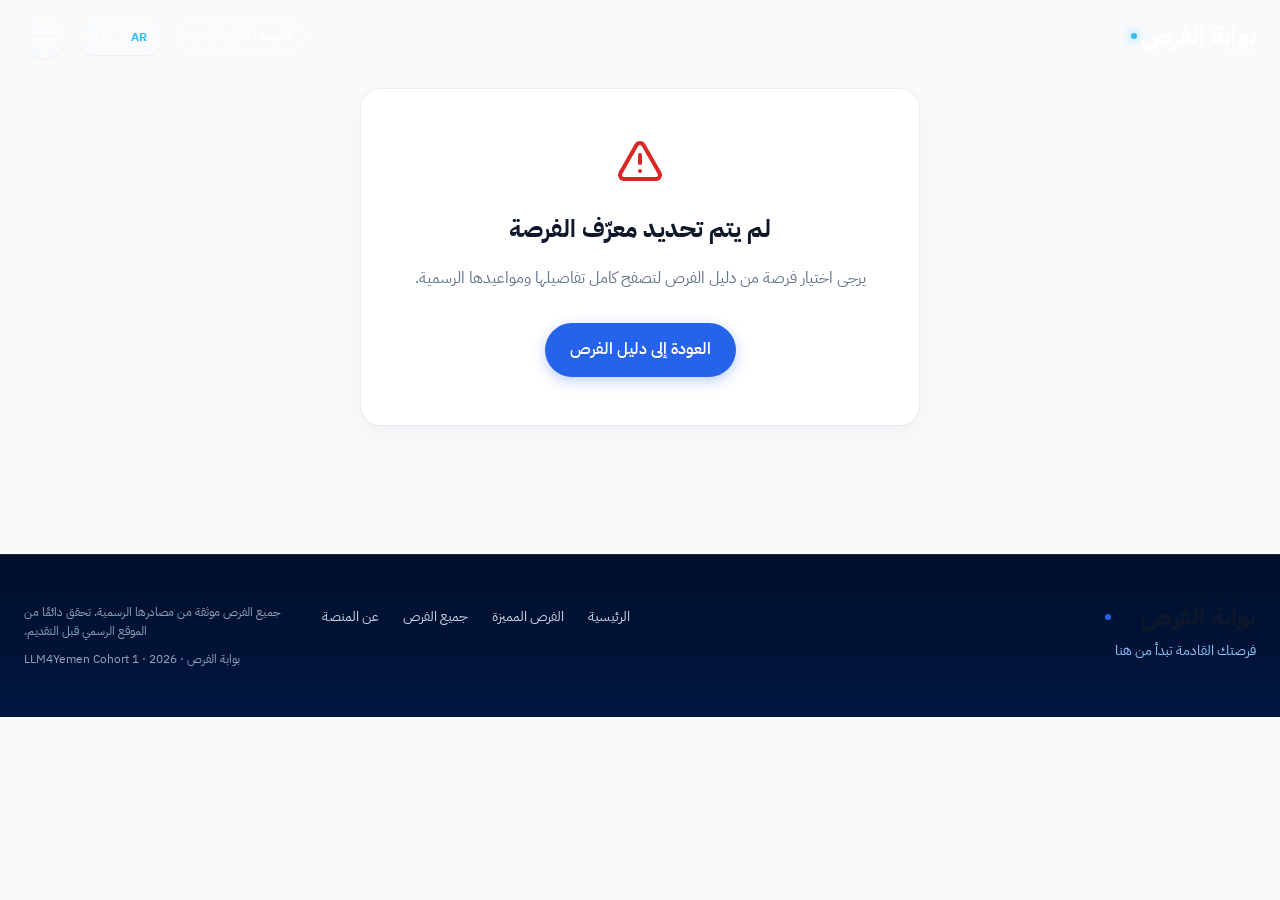
<file: detail.html>
<!DOCTYPE html>
<html lang="ar" dir="rtl">
<head>
  <meta charset="UTF-8">
  <meta name="viewport" content="width=device-width, initial-scale=1.0">
  <meta name="description" content="تفاصيل الفرصة التعليمية — بوابة الفرص للطلاب اليمنيين. منح دراسية ودورات وتدريبات موثقة رسمياً.">
  <meta name="theme-color" content="#ffffff">
  <title>تفاصيل الفرصة | بوابة الفرص</title>
  <link rel="preconnect" href="https://fonts.googleapis.com">
  <link rel="preconnect" href="https://fonts.gstatic.com" crossorigin>
  <link href="https://fonts.googleapis.com/css2?family=IBM+Plex+Sans+Arabic:wght@100;200;300;400;500;600;700&display=swap" rel="stylesheet">
  <link rel="stylesheet" href="css/main.css">
</head>
<body class="lang-ar" data-lang="ar">

  <!-- Skip to content -->
  <a class="skip-link" href="#main-content">تخطى إلى المحتوى</a>

  <!-- ═══════════════════════════════════════ HEADER ═══ -->
  <header class="site-header" id="site-header" role="banner">
    <div class="header-inner">

      <!-- Wordmark -->
      <a href="index.html" class="wordmark" aria-label="بوابة الفرص — الصفحة الرئيسية">
        <span class="wordmark-ar" aria-hidden="true">بوابة الفرص</span>
        <span class="wordmark-en" aria-hidden="true">Opportunities Portal</span>
        <span class="wordmark-dot" aria-hidden="true"></span>
      </a>

      <!-- Header controls -->
      <div class="header-controls">
        <!-- Back to catalogue button -->
        <a href="index.html#catalogue" class="header-nav-btn" data-i18n="detail.back">دليل الفرص</a>

        <!-- Language switcher -->
        <button class="lang-switch" id="lang-switch" aria-label="Switch to English" type="button">
          <span class="lang-switch-ar">AR</span>
          <span class="lang-switch-divider" aria-hidden="true">·</span>
          <span class="lang-switch-en">EN</span>
        </button>

        <!-- Menu toggle -->
        <button class="menu-toggle" id="menu-toggle" aria-label="فتح القائمة" aria-expanded="false" aria-controls="nav-overlay" type="button">
          <span class="menu-toggle-bar" aria-hidden="true"></span>
          <span class="menu-toggle-bar" aria-hidden="true"></span>
          <span class="sr-only">القائمة</span>
        </button>
      </div>
    </div>
  </header>

  <!-- ═══════════════════════════════════════ NAV OVERLAY ═══ -->
  <div class="nav-overlay" id="nav-overlay" role="dialog" aria-label="القائمة الرئيسية" aria-modal="true" aria-hidden="true">
    <div class="nav-overlay-inner">
      <nav class="nav-overlay-nav" aria-label="التنقل الرئيسي">
        <ul class="nav-list" role="list">
          <li class="nav-item"><a href="index.html#hero" class="nav-link" data-close-nav><span data-i18n="nav.home">الرئيسية</span><span class="nav-link-en">Home</span></a></li>
          <li class="nav-item"><a href="index.html#featured" class="nav-link" data-close-nav><span data-i18n="nav.featured">الفرص المميزة</span><span class="nav-link-en">Featured</span></a></li>
          <li class="nav-item"><a href="index.html#catalogue" class="nav-link" data-close-nav><span data-i18n="nav.catalogue">جميع الفرص</span><span class="nav-link-en">All Opportunities</span></a></li>
          <li class="nav-item"><a href="about.html" class="nav-link" data-close-nav><span data-i18n="nav.about">عن المنصة</span><span class="nav-link-en">About</span></a></li>
        </ul>
      </nav>
      <div class="nav-overlay-cta">
        <p class="nav-overlay-tagline" data-i18n="nav.tagline">منصة موثوقة للطلاب اليمنيين</p>
        <a href="index.html#catalogue" class="btn btn-primary btn-large" data-close-nav data-i18n="nav.cta">استكشف الفرص</a>
      </div>
    </div>
  </div>
  <div class="nav-backdrop" id="nav-backdrop" aria-hidden="true"></div>

  <!-- ═══════════════════════════════════════ MAIN CONTENT ═══ -->
  <main id="main-content" class="detail-main" role="main">

    <!-- Loading Placeholder -->
    <div id="detail-loading" class="detail-skeleton" aria-live="polite" aria-busy="true">
      <div class="skeleton-box skeleton-hero"></div>
      <div class="skeleton-box skeleton-deadline"></div>
      <div class="skeleton-box skeleton-grid"></div>
    </div>

    <!-- Opportunity Details Container (populated safely by js/detail.js) -->
    <div id="detail-container"></div>

  </main>

  <!-- ═══════════════════════════════════════ FOOTER ═══ -->
  <footer class="site-footer section-blue" role="contentinfo">
    <div class="footer-inner">
      <div class="footer-brand">
        <a href="index.html" class="wordmark wordmark--light" aria-label="بوابة الفرص">
          <span class="wordmark-ar">بوابة الفرص</span>
          <span class="wordmark-dot" aria-hidden="true"></span>
        </a>
        <p class="footer-tagline" data-i18n="footer.tagline">فرصتك القادمة تبدأ من هنا</p>
      </div>
      <div class="footer-links">
        <nav aria-label="روابط التذييل">
          <ul role="list">
            <li><a href="index.html" data-i18n="nav.home">الرئيسية</a></li>
            <li><a href="index.html#featured" data-i18n="nav.featured">الفرص المميزة</a></li>
            <li><a href="index.html#catalogue" data-i18n="nav.catalogue">جميع الفرص</a></li>
            <li><a href="about.html" data-i18n="nav.about">عن المنصة</a></li>
          </ul>
        </nav>
      </div>
      <div class="footer-meta">
        <p class="footer-notice" data-i18n="footer.notice">
          جميع الفرص موثقة من مصادرها الرسمية. تحقق دائمًا من الموقع الرسمي قبل التقديم.
        </p>
        <p class="footer-copy">
          <span data-i18n="footer.copy">بوابة الفرص · LLM4Yemen Cohort 1</span>
          · <span id="footer-year">2026</span>
        </p>
      </div>
    </div>
  </footer>

  <!-- Custom Cursor Hover Dot -->
  <div class="cursor-dot" id="cursor-dot" aria-hidden="true"></div>

  <!-- Scripts -->
  <script src="js/i18n.js"></script>
  <script src="js/cursor.js"></script>
  <script src="js/favorites.js"></script>
  <script src="js/detail.js"></script>
  <script>
    // Initialize language from storage and wire up lang-switch
    if (typeof window.I18N_MODULE !== 'undefined') {
      window.I18N_MODULE.initLang();
    }
    const langBtn = document.getElementById('lang-switch');
    if (langBtn) {
      langBtn.addEventListener('click', () => {
        if (typeof window.I18N_MODULE !== 'undefined') {
          const current = window.I18N_MODULE.getCurrentLang();
          window.I18N_MODULE.switchLang(current === 'ar' ? 'en' : 'ar');
        }
      });
    }

    // Menu toggle and navigation overlay
    const menuToggle = document.getElementById('menu-toggle');
    const navOverlay = document.getElementById('nav-overlay');
    const navBackdrop = document.getElementById('nav-backdrop');

    function toggleMenu(open) {
      if (!menuToggle || !navOverlay) return;
      const isOpen = open !== undefined ? open : !menuToggle.classList.contains('is-open');
      menuToggle.classList.toggle('is-open', isOpen);
      menuToggle.setAttribute('aria-expanded', isOpen);
      navOverlay.classList.toggle('is-open', isOpen);
      navOverlay.setAttribute('aria-hidden', !isOpen);
      if (navBackdrop) navBackdrop.classList.toggle('is-open', isOpen);
      document.body.style.overflow = isOpen ? 'hidden' : '';
    }

    if (menuToggle) menuToggle.addEventListener('click', () => toggleMenu());
    if (navBackdrop) navBackdrop.addEventListener('click', () => toggleMenu(false));
    document.querySelectorAll('[data-close-nav]').forEach(link => {
      link.addEventListener('click', () => toggleMenu(false));
    });

    // Set dynamic current year in footer
    const yearEl = document.getElementById('footer-year');
    if (yearEl) yearEl.textContent = new Date().getFullYear();

    // Register Service Worker
    if ('serviceWorker' in navigator) {
      window.addEventListener('load', () => {
        navigator.serviceWorker.register('sw.js').catch(() => {});
      });
    }
  </script>
</body>
</html>
</file>
<file: css/main.css>
/* ═══════════════════════════════════════════════════════════════
   بوابة الفرص — Main Stylesheet
   Premium Light Theme · IBM Plex Sans Arabic · Full RTL/LTR Support
   ═══════════════════════════════════════════════════════════════ */

/* ──────────────────────────────────────────────────────────────
   0. CUSTOM PROPERTIES — Light Theme Design Tokens
   ────────────────────────────────────────────────────────────── */
:root {
  /* Color palette — Light & Editorial */
  --c-bg:          #f8fafc;
  --c-bg-1:        #ffffff;
  --c-bg-2:        #f1f5f9;
  --c-surface:     #ffffff;
  --c-surface-2:   #f8fafc;
  --c-surface-3:   #f1f5f9;
  --c-border:      rgba(15, 23, 42, 0.08);
  --c-border-2:    rgba(15, 23, 42, 0.16);
  --c-border-focus: #3b82f6;

  /* Typography Colors */
  --c-text:        #0f172a;
  --c-text-2:      #334155;
  --c-text-3:      #64748b;
  --c-text-muted:  #94a3b8;

  /* Brand / Primary Accent */
  --c-accent:      #2563eb;
  --c-accent-2:    #1d4ed8;
  --c-accent-3:    #3b82f6;
  --c-accent-glow: rgba(37, 99, 235, 0.15);
  --c-accent-subtle: #eff6ff;

  --c-gold:        #d97706;
  --c-gold-2:      #b45309;

  /* Status Colors (Light Mode) */
  --c-open:        #059669;
  --c-open-bg:     #ecfdf5;
  --c-open-border: rgba(5, 150, 105, 0.25);

  --c-closed:      #dc2626;
  --c-closed-bg:   #fef2f2;
  --c-closed-border: rgba(220, 38, 38, 0.25);

  --c-upcoming:    #d97706;
  --c-upcoming-bg: #fffbeb;
  --c-upcoming-border: rgba(217, 119, 6, 0.25);

  --c-unconfirmed: #64748b;
  --c-unconfirmed-bg: #f1f5f9;
  --c-unconfirmed-border: rgba(100, 116, 139, 0.25);

  --c-course-dep:  #4f46e5;
  --c-course-dep-bg: #eef2ff;
  --c-course-dep-border: rgba(79, 70, 229, 0.25);

  /* Typography Families */
  --font-ar:   'IBM Plex Sans Arabic', 'Segoe UI', Tahoma, sans-serif;
  --font-en:   'Segoe UI', -apple-system, BlinkMacSystemFont, system-ui, sans-serif;
  --font-mono: 'Cascadia Code', 'Consolas', monospace;

  /* Font Sizes */
  --text-xs:   0.75rem;
  --text-sm:   0.875rem;
  --text-base: 1rem;
  --text-lg:   1.125rem;
  --text-xl:   1.25rem;
  --text-2xl:  1.5rem;
  --text-3xl:  2rem;
  --text-4xl:  2.625rem;
  --text-5xl:  3.5rem;
  --text-6xl:  4.5rem;
  --text-7xl:  5.5rem;

  /* Spacing */
  --space-1:   0.25rem;
  --space-2:   0.5rem;
  --space-3:   0.75rem;
  --space-4:   1rem;
  --space-5:   1.25rem;
  --space-6:   1.5rem;
  --space-8:   2rem;
  --space-10:  2.5rem;
  --space-12:  3rem;
  --space-16:  4rem;
  --space-20:  5rem;
  --space-24:  6rem;
  --space-32:  8rem;

  /* Layout */
  --container: 1200px;
  --container-wide: 1360px;
  --radius-sm:  0.375rem;
  --radius:     0.625rem;
  --radius-lg:  1rem;
  --radius-xl:  1.25rem;
  --radius-full: 9999px;

  /* Shadows (Refined Light Mode Elevation) */
  --shadow-sm: 0 1px 2px rgba(15, 23, 42, 0.05);
  --shadow-md: 0 4px 12px -2px rgba(15, 23, 42, 0.06), 0 2px 4px -1px rgba(15, 23, 42, 0.03);
  --shadow-lg: 0 12px 28px -4px rgba(15, 23, 42, 0.08), 0 4px 8px -2px rgba(15, 23, 42, 0.03);
  --shadow-xl: 0 24px 48px -8px rgba(15, 23, 42, 0.12), 0 8px 16px -4px rgba(15, 23, 42, 0.04);
  --shadow-hover: 0 18px 36px -6px rgba(37, 99, 235, 0.14), 0 4px 10px -2px rgba(15, 23, 42, 0.05);

  /* Transitions */
  --ease-smooth:   cubic-bezier(0.25, 0.1, 0.25, 1);
  --ease-out:      cubic-bezier(0.22, 1, 0.36, 1);
  --ease-in-out:   cubic-bezier(0.65, 0, 0.35, 1);
  --ease-spring:   cubic-bezier(0.34, 1.56, 0.64, 1);

  --dur-fast:   150ms;
  --dur-base:   300ms;
  --dur-slow:   500ms;
  --dur-reveal: 800ms;

  /* Header Height */
  --header-h: 74px;
}

/* ──────────────────────────────────────────────────────────────
   1. RESET & BASE
   ────────────────────────────────────────────────────────────── */
*, *::before, *::after {
  box-sizing: border-box;
  margin: 0;
  padding: 0;
}

html {
  scroll-behavior: smooth;
  font-size: 16px;
  -webkit-text-size-adjust: 100%;
}

body {
  background-color: var(--c-bg);
  color: var(--c-text);
  font-family: var(--font-ar);
  line-height: 1.7;
  min-height: 100dvh;
  overflow-x: hidden;
  -webkit-font-smoothing: antialiased;
  -moz-osx-font-smoothing: grayscale;
}

body.lang-ar {
  font-family: var(--font-ar);
  direction: rtl;
  letter-spacing: normal;
}

body.lang-en {
  font-family: var(--font-en);
  direction: ltr;
}

img, svg { display: block; max-width: 100%; }
ul, ol { list-style: none; }
button { background: none; border: none; cursor: pointer; font-family: inherit; }
a { color: inherit; text-decoration: none; }
input { font-family: inherit; }

.sr-only {
  position: absolute;
  width: 1px;
  height: 1px;
  overflow: hidden;
  clip: rect(0,0,0,0);
  white-space: nowrap;
}

.skip-link {
  position: fixed;
  top: var(--space-4);
  inset-inline-start: var(--space-4);
  background: var(--c-accent);
  color: #ffffff;
  padding: var(--space-3) var(--space-6);
  border-radius: var(--radius);
  z-index: 9999;
  font-weight: 600;
  box-shadow: var(--shadow-md);
  transform: translateY(-200%);
  transition: transform var(--dur-base) var(--ease-out);
}
.skip-link:focus { transform: translateY(0); }

/* ──────────────────────────────────────────────────────────────
   2. REDUCED MOTION
   ────────────────────────────────────────────────────────────── */
@media (prefers-reduced-motion: reduce) {
  *, *::before, *::after {
    animation-duration: 0.01ms !important;
    animation-iteration-count: 1 !important;
    transition-duration: 0.01ms !important;
  }
  html { scroll-behavior: auto; }
  .reveal-line-inner { transform: none !important; opacity: 1 !important; }
  .reveal-item { opacity: 1 !important; transform: none !important; }
}

/* ──────────────────────────────────────────────────────────────
   3. LAYOUT UTILITIES
   ────────────────────────────────────────────────────────────── */
.section-container {
  max-width: var(--container);
  margin-inline: auto;
  padding-inline: var(--space-6);
}

.br-desktop { display: none; }
@media (min-width: 768px) { .br-desktop { display: block; } }

/* ──────────────────────────────────────────────────────────────
   4. ANIMATIONS & REVEAL SYSTEM
   ────────────────────────────────────────────────────────────── */
.reveal-line {
  display: block;
  overflow: hidden;
}

.reveal-line-inner {
  display: block;
  transform: translateY(110%);
  opacity: 0;
  transition:
    transform var(--dur-reveal) var(--ease-out),
    opacity var(--dur-reveal) var(--ease-out);
}
.reveal-line-inner.is-revealed {
  transform: translateY(0);
  opacity: 1;
}

.reveal-item {
  opacity: 0;
  transform: translateY(28px);
  transition:
    opacity var(--dur-reveal) var(--ease-out),
    transform var(--dur-reveal) var(--ease-out);
}
.reveal-item.is-revealed {
  opacity: 1;
  transform: translateY(0);
}

.reveal-item:nth-child(1) { transition-delay: 0ms; }
.reveal-item:nth-child(2) { transition-delay: 80ms; }
.reveal-item:nth-child(3) { transition-delay: 160ms; }
.reveal-item:nth-child(4) { transition-delay: 240ms; }
.reveal-item:nth-child(5) { transition-delay: 320ms; }

.reveal-line-inner:nth-child(2) { transition-delay: 100ms; }

@keyframes cardEntrance {
  from { opacity: 0; transform: translateY(32px) scale(0.98); }
  to   { opacity: 1; transform: translateY(0) scale(1); }
}

@keyframes pulseGlow {
  0%, 100% { opacity: 0.7; transform: scale(1); }
  50%       { opacity: 1; transform: scale(1.15); }
}

@keyframes orbFloat {
  0%, 100% { transform: translateY(0) translateX(0); }
  33%       { transform: translateY(-20px) translateX(12px); }
  66%       { transform: translateY(12px) translateX(-10px); }
}

/* ──────────────────────────────────────────────────────────────
   5. HEADER
   ────────────────────────────────────────────────────────────── */
.site-header {
  position: fixed;
  top: 0;
  inset-inline: 0;
  height: var(--header-h);
  z-index: 160; /* Higher than overlay so controls remain accessible */
  transition:
    background-color var(--dur-slow) var(--ease-smooth),
    backdrop-filter var(--dur-slow) var(--ease-smooth),
    box-shadow var(--dur-slow) var(--ease-smooth),
    border-color var(--dur-slow) var(--ease-smooth);
  border-bottom: 1px solid transparent;
}

.site-header.is-scrolled {
  background-color: rgba(255, 255, 255, 0.94);
  backdrop-filter: blur(16px) saturate(1.8);
  -webkit-backdrop-filter: blur(16px) saturate(1.8);
  border-bottom-color: var(--c-border);
  box-shadow: 0 4px 20px -2px rgba(15, 23, 42, 0.08);
}

.site-header:not(.is-scrolled) .wordmark-ar,
.site-header:not(.is-scrolled) .wordmark-en {
  color: #ffffff;
}
.site-header:not(.is-scrolled) .wordmark-dot {
  background: #38bdf8;
  box-shadow: 0 0 10px #38bdf8;
}
.site-header:not(.is-scrolled) .lang-switch {
  background: rgba(255, 255, 255, 0.12);
  border-color: rgba(255, 255, 255, 0.25);
  color: #ffffff;
  backdrop-filter: blur(8px);
}
.site-header:not(.is-scrolled) .lang-switch-ar.is-active,
.site-header:not(.is-scrolled) .lang-switch-en.is-active {
  color: #38bdf8;
}
.site-header:not(.is-scrolled) .menu-toggle {
  background: rgba(255, 255, 255, 0.12);
  border-color: rgba(255, 255, 255, 0.25);
  backdrop-filter: blur(8px);
}
.site-header:not(.is-scrolled) .menu-toggle-bar {
  background: #ffffff;
}

.header-inner {
  max-width: var(--container-wide);
  margin-inline: auto;
  padding-inline: var(--space-6);
  height: 100%;
  display: flex;
  align-items: center;
  justify-content: space-between;
}

/* Wordmark */
.wordmark {
  display: flex;
  flex-direction: column;
  align-items: flex-start;
  gap: 1px;
  position: relative;
}

.wordmark-ar {
  font-size: var(--text-2xl);
  font-weight: 700;
  line-height: 1.2;
  color: var(--c-text);
  letter-spacing: normal;
}

.wordmark-en {
  font-size: var(--text-sm);
  font-weight: 600;
  color: var(--c-text-3);
  letter-spacing: 0.04em;
  text-transform: uppercase;
  display: none;
}

.lang-en .wordmark-ar { display: none; }
.lang-en .wordmark-en { display: block; font-size: var(--text-xl); font-weight: 700; color: var(--c-text); letter-spacing: -0.01em; }

.wordmark-dot {
  position: absolute;
  inset-block-start: 50%;
  inset-inline-end: -10px;
  transform: translateY(-50%);
  width: 6px;
  height: 6px;
  background: var(--c-accent);
  border-radius: 50%;
  display: block;
  box-shadow: 0 0 8px var(--c-accent-glow);
}

/* Header Controls */
.header-controls {
  display: flex;
  align-items: center;
  gap: var(--space-3);
}

/* Language Switcher */
.lang-switch {
  display: flex;
  align-items: center;
  gap: var(--space-2);
  font-size: var(--text-xs);
  font-weight: 600;
  color: var(--c-text-2);
  padding: var(--space-2) var(--space-4);
  border-radius: var(--radius-full);
  border: 1px solid var(--c-border);
  background-color: #ffffff;
  box-shadow: var(--shadow-sm);
  transition:
    color var(--dur-base) var(--ease-smooth),
    border-color var(--dur-base) var(--ease-smooth),
    background-color var(--dur-base) var(--ease-smooth),
    box-shadow var(--dur-base) var(--ease-smooth);
}
.lang-switch:hover {
  color: var(--c-accent);
  border-color: var(--c-border-2);
  box-shadow: var(--shadow-md);
}
.lang-switch-divider { opacity: 0.4; }
.lang-switch-ar.is-active,
.lang-switch-en.is-active {
  color: var(--c-accent);
  font-weight: 700;
}

/* Menu Toggle Button */
.menu-toggle {
  display: flex;
  flex-direction: column;
  justify-content: center;
  gap: 5px;
  width: 42px;
  height: 42px;
  padding: 10px;
  border-radius: var(--radius-full);
  border: 1px solid var(--c-border);
  background-color: #ffffff;
  box-shadow: var(--shadow-sm);
  transition:
    border-color var(--dur-base),
    box-shadow var(--dur-base),
    background-color var(--dur-base);
}
.menu-toggle:hover {
  border-color: var(--c-border-2);
  box-shadow: var(--shadow-md);
  background-color: var(--c-bg-2);
}

.menu-toggle-bar {
  display: block;
  width: 20px;
  height: 2px;
  background: var(--c-text);
  border-radius: 2px;
  transform-origin: center;
  transition:
    transform var(--dur-base) var(--ease-out),
    opacity var(--dur-base);
}
.menu-toggle.is-open .menu-toggle-bar:nth-child(1) {
  transform: translateY(7px) rotate(45deg);
}
.menu-toggle.is-open .menu-toggle-bar:nth-child(2) {
  transform: translateY(-7px) rotate(-45deg);
}

/* ──────────────────────────────────────────────────────────────
   6. NAV OVERLAY (Clean RTL / LTR Anchor Fix)
   ────────────────────────────────────────────────────────────── */
.nav-backdrop {
  position: fixed;
  inset: 0;
  background: rgba(15, 23, 42, 0.45);
  backdrop-filter: blur(4px);
  -webkit-backdrop-filter: blur(4px);
  z-index: 150;
  opacity: 0;
  pointer-events: none;
  transition: opacity var(--dur-slow) var(--ease-smooth);
}
.nav-backdrop.is-open {
  opacity: 1;
  pointer-events: auto;
}

/* Base Nav Overlay */
.nav-overlay {
  position: fixed;
  top: 0;
  bottom: 0;
  width: min(440px, 100vw);
  background: #ffffff;
  z-index: 155;
  display: flex;
  flex-direction: column;
  padding: calc(var(--header-h) + var(--space-4)) 0 0;
  transition:
    transform var(--dur-slow) var(--ease-out),
    visibility var(--dur-slow);
  overflow-y: auto;
  box-shadow: var(--shadow-xl);
  visibility: hidden;
  pointer-events: none;
}

/* RTL (Arabic): Anchored to the LEFT edge, translates -100% when closed */
.lang-ar .nav-overlay {
  left: 0;
  right: auto;
  border-inline-end: 1px solid var(--c-border);
  border-inline-start: none;
  transform: translateX(-100%);
}
.lang-ar .nav-overlay.is-open {
  transform: translateX(0);
  visibility: visible;
  pointer-events: auto;
}

/* LTR (English): Anchored to the RIGHT edge, translates +100% when closed */
.lang-en .nav-overlay {
  right: 0;
  left: auto;
  border-inline-start: 1px solid var(--c-border);
  border-inline-end: none;
  transform: translateX(100%);
}
.lang-en .nav-overlay.is-open {
  transform: translateX(0);
  visibility: visible;
  pointer-events: auto;
}

.nav-overlay-inner {
  padding: var(--space-8) var(--space-8) var(--space-12);
  display: flex;
  flex-direction: column;
  gap: var(--space-10);
  height: 100%;
}

.nav-list { display: flex; flex-direction: column; gap: var(--space-2); }
.nav-item { overflow: hidden; }

.nav-link {
  display: flex;
  align-items: baseline;
  gap: var(--space-3);
  font-size: var(--text-2xl);
  font-weight: 700;
  color: var(--c-text-2);
  padding-block: var(--space-2);
  transition: color var(--dur-base) var(--ease-smooth), transform var(--dur-fast);
  line-height: 1.3;
}
.nav-link:hover {
  color: var(--c-accent);
  transform: translateX(4px);
}
.lang-ar .nav-link:hover {
  transform: translateX(-4px);
}

.nav-link-en {
  font-size: var(--text-xs);
  font-weight: 500;
  color: var(--c-text-3);
  font-family: var(--font-en);
}

.nav-overlay-cta {
  margin-block-start: auto;
  display: flex;
  flex-direction: column;
  gap: var(--space-4);
  padding-block-start: var(--space-6);
  border-block-start: 1px solid var(--c-border);
}
.nav-overlay-tagline {
  font-size: var(--text-sm);
  color: var(--c-text-3);
}

/* ──────────────────────────────────────────────────────────────
   7. BUTTONS
   ────────────────────────────────────────────────────────────── */
.btn {
  display: inline-flex;
  align-items: center;
  justify-content: center;
  gap: var(--space-2);
  padding: var(--space-3) var(--space-6);
  border-radius: var(--radius-full);
  font-size: var(--text-base);
  font-weight: 600;
  border: 1px solid transparent;
  cursor: pointer;
  transition:
    background-color var(--dur-base) var(--ease-smooth),
    color var(--dur-base) var(--ease-smooth),
    border-color var(--dur-base) var(--ease-smooth),
    box-shadow var(--dur-base) var(--ease-smooth),
    transform var(--dur-fast) var(--ease-out);
  font-family: inherit;
  white-space: nowrap;
  position: relative;
  overflow: hidden;
}
.btn:hover { transform: translateY(-1px); }
.btn:active { transform: translateY(0); }

.btn-primary {
  background: var(--c-accent);
  color: #ffffff;
  box-shadow: 0 4px 14px rgba(37, 99, 235, 0.3);
}
.btn-primary:hover {
  background: var(--c-accent-2);
  box-shadow: 0 6px 20px rgba(37, 99, 235, 0.4);
}

.btn-ghost {
  background: #ffffff;
  color: var(--c-text-2);
  border-color: var(--c-border);
  box-shadow: var(--shadow-sm);
}
.btn-ghost:hover {
  color: var(--c-text);
  border-color: var(--c-border-2);
  background: var(--c-bg-2);
}

.btn-outline {
  background: #ffffff;
  color: var(--c-accent);
  border-color: var(--c-accent);
  box-shadow: var(--shadow-sm);
}
.btn-outline:hover {
  background: var(--c-accent-subtle);
  border-color: var(--c-accent-2);
}

.btn-large {
  padding: var(--space-4) var(--space-8);
  font-size: var(--text-lg);
}

.btn-sm {
  padding: var(--space-2) var(--space-4);
  font-size: var(--text-sm);
}

.btn-arrow {
  transition: transform var(--dur-base) var(--ease-out);
  flex-shrink: 0;
}
.btn:hover .btn-arrow { transform: translateX(4px); }
.lang-ar .btn:hover .btn-arrow { transform: translateX(-4px) scaleX(-1); }
.lang-ar .btn-arrow { transform: scaleX(-1); }

/* ──────────────────────────────────────────────────────────────
   8. DOT NAV
   ────────────────────────────────────────────────────────────── */
.dot-nav {
  position: absolute;
  inset-inline-end: var(--space-6);
  inset-block: 50%;
  transform: translateY(-50%);
  display: flex;
  flex-direction: column;
  gap: var(--space-4);
  z-index: 10;
  display: none;
}
@media (min-width: 1024px) { .dot-nav { display: flex; } }

.dot-nav-item {
  width: 9px;
  height: 9px;
  border-radius: 50%;
  background: var(--c-text-muted);
  transition:
    background var(--dur-base),
    transform var(--dur-base) var(--ease-spring);
}
.dot-nav-item:hover,
.dot-nav-item.is-active {
  background: var(--c-accent);
  transform: scale(1.4);
}

/* ──────────────────────────────────────────────────────────────
   9. HERO SECTION (Section 1: Blue Immersive Atmosphere)
   ────────────────────────────────────────────────────────────── */
.hero {
  position: relative;
  min-height: 94svh;
  display: flex;
  flex-direction: column;
  align-items: center;
  justify-content: center;
  padding-block: calc(var(--header-h) + var(--space-10)) var(--space-16);
  overflow: hidden;
  background: radial-gradient(circle at 60% 20%, #002b7a 0%, #001a4d 50%, #001033 100%);
  color: #ffffff;
}

.hero-bg {
  position: absolute;
  inset: 0;
  z-index: 0;
  pointer-events: none;
}

.hero-bg-grid {
  position: absolute;
  inset: 0;
  background-image:
    linear-gradient(rgba(255, 255, 255, 0.04) 1px, transparent 1px),
    linear-gradient(90deg, rgba(255, 255, 255, 0.04) 1px, transparent 1px);
  background-size: 56px 56px;
  mask-image: radial-gradient(ellipse 80% 80% at 50% 50%, black 30%, transparent 100%);
  -webkit-mask-image: radial-gradient(ellipse 80% 80% at 50% 50%, black 30%, transparent 100%);
}

.hero-bg-orb {
  position: absolute;
  border-radius: 50%;
  filter: blur(90px);
}
.hero-bg-orb--1 {
  width: clamp(380px, 50vw, 700px);
  height: clamp(380px, 50vw, 700px);
  top: -10%;
  inset-inline-end: -10%;
  background: radial-gradient(circle, rgba(56, 189, 248, 0.16) 0%, transparent 70%);
  animation: orbFloat 16s ease-in-out infinite;
}
.hero-bg-orb--2 {
  width: clamp(320px, 40vw, 550px);
  height: clamp(320px, 40vw, 550px);
  bottom: 0;
  inset-inline-start: -5%;
  background: radial-gradient(circle, rgba(99, 102, 241, 0.14) 0%, transparent 70%);
  animation: orbFloat 20s ease-in-out infinite reverse;
}

.hero-fx-canvas {
  position: absolute;
  inset: 0;
  width: 100%;
  height: 100%;
  z-index: 1;
  pointer-events: none;
}

.hero-content {
  position: relative;
  z-index: 2;
  max-width: var(--container);
  width: 100%;
  padding-inline: var(--space-6);
  display: flex;
  flex-direction: column;
  gap: var(--space-6);
  text-align: center;
}

@media (min-width: 992px) {
  .hero-content {
    max-width: 640px;
    margin-inline-start: 0;
    margin-inline-end: auto;
    text-align: start;
  }
  .lang-ar .hero-content {
    margin-inline-start: 0;
    margin-inline-end: auto;
    text-align: right;
  }
  .lang-en .hero-content {
    margin-inline-start: 0;
    margin-inline-end: auto;
    text-align: left;
  }
}

.hero-overline {
  display: inline-flex;
  align-items: center;
  gap: var(--space-2);
  padding: 6px var(--space-4);
  border-radius: var(--radius-full);
  background: rgba(255, 255, 255, 0.1);
  border: 1px solid rgba(255, 255, 255, 0.2);
  backdrop-filter: blur(8px);
  -webkit-backdrop-filter: blur(8px);
  box-shadow: 0 4px 16px rgba(0, 0, 0, 0.2);
  font-size: var(--text-xs);
  font-weight: 700;
  color: #ffffff;
  letter-spacing: 0.04em;
  text-transform: uppercase;
  width: fit-content;
  margin-inline: auto;
}
@media (min-width: 992px) {
  .hero-overline { margin-inline: 0; }
  .lang-ar .hero-overline { margin-inline-start: 0; margin-inline-end: auto; }
  .lang-en .hero-overline { margin-inline-start: 0; margin-inline-end: auto; }
}

.hero-pill-dot {
  width: 8px;
  height: 8px;
  border-radius: 50%;
  background: #38bdf8;
  box-shadow: 0 0 10px #38bdf8;
  animation: pulseGlow 2.5s infinite;
  flex-shrink: 0;
}

.hero-headline {
  font-size: clamp(var(--text-4xl), 6.5vw, var(--text-6xl));
  font-weight: 700;
  line-height: 1.18;
  color: #ffffff;
  letter-spacing: normal;
}
.hero-headline-accent {
  color: #38bdf8;
  background: linear-gradient(135deg, #38bdf8 0%, #60a5fa 50%, #93c5fd 100%);
  -webkit-background-clip: text;
  -webkit-text-fill-color: transparent;
  background-clip: text;
}

.hero-sub {
  font-size: clamp(var(--text-base), 2.2vw, var(--text-xl));
  color: #bfdbfe;
  max-width: 54ch;
  line-height: 1.8;
}

/* Hero Search */
.hero-search {
  display: flex;
  flex-direction: column;
  gap: var(--space-3);
}

.hero-search-inner {
  position: relative;
  max-width: 580px;
  width: 100%;
  margin-inline: auto;
}
@media (min-width: 768px) { .hero-search-inner { margin-inline: 0; } }

.hero-search-input {
  width: 100%;
  padding: var(--space-4) var(--space-16) var(--space-4) var(--space-6);
  background: #ffffff;
  border: 1px solid rgba(255, 255, 255, 0.4);
  border-radius: var(--radius-full);
  color: var(--c-text);
  font-size: var(--text-base);
  outline: none;
  box-shadow: 0 8px 30px rgba(0, 0, 0, 0.25);
  transition:
    border-color var(--dur-base) var(--ease-smooth),
    box-shadow var(--dur-base) var(--ease-smooth);
  direction: inherit;
}
.lang-en .hero-search-input { direction: ltr; }
.hero-search-input::placeholder { color: var(--c-text-muted); }
.hero-search-input:focus {
  border-color: #38bdf8;
  box-shadow: 0 0 0 4px rgba(56, 189, 248, 0.35), 0 8px 30px rgba(0, 0, 0, 0.3);
}

.hero-search-btn {
  position: absolute;
  inset-block: var(--space-2);
  inset-inline-end: var(--space-2);
  width: 44px;
  display: flex;
  align-items: center;
  justify-content: center;
  background: var(--c-accent);
  color: #ffffff;
  border-radius: var(--radius-full);
  box-shadow: 0 2px 8px rgba(37, 99, 235, 0.4);
  transition: background-color var(--dur-base), transform var(--dur-fast);
}
.hero-search-btn:hover { background: var(--c-accent-2); }
.hero-search-btn:active { transform: scale(0.95); }

.hero-search-hint {
  font-size: var(--text-sm);
  color: #93c5fd;
}
.hero-count {
  color: #38bdf8;
  font-weight: 700;
}

.hero-ctas {
  display: flex;
  gap: var(--space-4);
  flex-wrap: wrap;
  justify-content: center;
}
@media (min-width: 768px) { .hero-ctas { justify-content: flex-start; } }

.hero-ctas .btn-primary {
  background: #ffffff;
  color: #00225e;
  box-shadow: 0 4px 20px rgba(0, 0, 0, 0.3);
}
.hero-ctas .btn-primary:hover {
  background: #f0f7ff;
  color: #001844;
  box-shadow: 0 6px 24px rgba(255, 255, 255, 0.25);
}

.hero-ctas .btn-ghost {
  background: rgba(255, 255, 255, 0.1);
  color: #ffffff;
  border-color: rgba(255, 255, 255, 0.25);
  backdrop-filter: blur(8px);
}
.hero-ctas .btn-ghost:hover {
  background: rgba(255, 255, 255, 0.18);
  border-color: rgba(255, 255, 255, 0.45);
  color: #ffffff;
}

/* Stats Ribbon */
.hero-stats {
  position: relative;
  z-index: 2;
  display: flex;
  align-items: center;
  gap: var(--space-8);
  padding-block-start: var(--space-8);
  max-width: var(--container);
  width: 100%;
  padding-inline: var(--space-6);
  justify-content: center;
}
@media (min-width: 768px) { .hero-stats { justify-content: flex-start; } }

.hero-stat {
  display: flex;
  flex-direction: column;
  align-items: center;
  gap: 2px;
}
@media (min-width: 768px) { .hero-stat { align-items: flex-start; } }

.hero-stat-num {
  font-size: var(--text-4xl);
  font-weight: 700;
  line-height: 1;
  color: #ffffff;
  background: linear-gradient(135deg, #ffffff 0%, #93c5fd 100%);
  -webkit-background-clip: text;
  -webkit-text-fill-color: transparent;
  background-clip: text;
}

.hero-stat-label {
  font-size: var(--text-xs);
  color: #bfdbfe;
  font-weight: 600;
}

.hero-stat-divider {
  width: 1px;
  height: 36px;
  background: rgba(255, 255, 255, 0.16);
  flex-shrink: 0;
}

/* ──────────────────────────────────────────────────────────────
   10. SECTION SHARED STYLES
   ────────────────────────────────────────────────────────────── */
.section-header {
  display: flex;
  flex-direction: column;
  gap: var(--space-3);
  margin-block-end: var(--space-10);
}

.section-overline {
  display: flex;
  align-items: center;
  gap: var(--space-3);
  font-size: var(--text-xs);
  font-weight: 700;
  color: var(--c-accent);
  letter-spacing: 0.1em;
  text-transform: uppercase;
}
.section-overline-line {
  display: inline-block;
  width: 24px;
  height: 2px;
  background: var(--c-accent);
  flex-shrink: 0;
  border-radius: 2px;
}

.section-title {
  font-size: clamp(var(--text-3xl), 5vw, var(--text-5xl));
  font-weight: 700;
  line-height: 1.15;
  color: var(--c-text);
  letter-spacing: normal;
}

.section-sub {
  font-size: var(--text-base);
  color: var(--c-text-2);
  max-width: 52ch;
  line-height: 1.7;
}

.section-footer {
  display: flex;
  justify-content: center;
  padding-block-start: var(--space-12);
}

/* ──────────────────────────────────────────────────────────────
   11. FEATURED SECTION
   ────────────────────────────────────────────────────────────── */
.featured {
  padding-block: var(--space-20);
  background: #ffffff;
  position: relative;
  border-top: 1px solid var(--c-border);
  border-bottom: 1px solid var(--c-border);
}

.featured-grid {
  display: grid;
  gap: var(--space-6);
  grid-template-columns: 1fr;
}

@media (min-width: 768px) {
  .featured-grid {
    grid-template-columns: repeat(2, 1fr);
  }
  .featured-grid .featured-card:first-child {
    grid-column: 1 / -1;
  }
}

@media (min-width: 1024px) {
  .featured-grid {
    grid-template-columns: repeat(3, 1fr);
    grid-template-rows: auto auto;
  }
  .featured-grid .featured-card:first-child {
    grid-column: 1 / 3;
    grid-row: 1 / 3;
  }
}

/* Featured Card — Deep Blue on White Section */
.featured-card {
  position: relative;
  background: linear-gradient(145deg, #001f54 0%, #002666 50%, #001844 100%);
  border: 1px solid rgba(59, 130, 246, 0.25);
  border-radius: var(--radius-xl);
  padding: var(--space-8);
  cursor: pointer;
  overflow: hidden;
  display: flex;
  flex-direction: column;
  gap: var(--space-4);
  box-shadow: 0 10px 30px -5px rgba(0, 31, 84, 0.22);
  color: #ffffff;
  transition:
    border-color var(--dur-base) var(--ease-smooth),
    transform var(--dur-base) var(--ease-out),
    box-shadow var(--dur-base) var(--ease-smooth);
  animation: cardEntrance 600ms var(--ease-out) both;
}

.featured-card:hover {
  border-color: #60a5fa;
  transform: translateY(-4px);
  box-shadow: 0 20px 40px -10px rgba(0, 31, 84, 0.35);
}

.featured-card--hero { min-height: 320px; }
.featured-card--hero .fc-title {
  font-size: clamp(var(--text-xl), 2.5vw, var(--text-3xl));
}

.fc-header {
  display: flex;
  align-items: flex-start;
  justify-content: space-between;
  gap: var(--space-2);
  flex-wrap: wrap;
}

.fc-tags {
  display: flex;
  flex-wrap: wrap;
  gap: var(--space-2);
  flex: 1;
}

/* Tag Pills — Luminous Badges on Blue Cards */
.tag {
  display: inline-flex;
  align-items: center;
  gap: 4px;
  padding: 3px var(--space-3);
  border-radius: var(--radius-full);
  font-size: var(--text-xs);
  font-weight: 600;
  border: 1px solid transparent;
  white-space: nowrap;
}

.featured-card .tag-type {
  background: rgba(255, 255, 255, 0.12);
  color: #f1f5f9;
  border-color: rgba(255, 255, 255, 0.22);
}

.featured-card .tag-status--open        { background: rgba(16, 185, 129, 0.22); color: #34d399; border-color: rgba(16, 185, 129, 0.45); }
.featured-card .tag-status--closed      { background: rgba(239, 68, 68, 0.22); color: #f87171; border-color: rgba(239, 68, 68, 0.45); }
.featured-card .tag-status--upcoming    { background: rgba(245, 158, 11, 0.22); color: #fbbf24; border-color: rgba(245, 158, 11, 0.45); }
.featured-card .tag-status--unconfirmed { background: rgba(148, 163, 184, 0.22); color: #cbd5e1; border-color: rgba(148, 163, 184, 0.45); }
.featured-card .tag-status--course-dependent { background: rgba(168, 85, 247, 0.22); color: #c084fc; border-color: rgba(168, 85, 247, 0.45); }

.featured-card .tag-eligibility--eligible    { background: rgba(16, 185, 129, 0.22); color: #34d399; border-color: rgba(16, 185, 129, 0.45); }
.featured-card .tag-eligibility--conditional { background: rgba(245, 158, 11, 0.22); color: #fbbf24; border-color: rgba(245, 158, 11, 0.45); }
.featured-card .tag-eligibility--restricted  { background: rgba(239, 68, 68, 0.22); color: #f87171; border-color: rgba(239, 68, 68, 0.45); }
.featured-card .tag-eligibility--unconfirmed { background: rgba(148, 163, 184, 0.22); color: #cbd5e1; border-color: rgba(148, 163, 184, 0.45); }

/* Favorite Button on Blue Cards */
.featured-card .fc-fav {
  width: 36px;
  height: 36px;
  display: flex;
  align-items: center;
  justify-content: center;
  border-radius: 50%;
  border: 1px solid rgba(255, 255, 255, 0.2);
  background: rgba(255, 255, 255, 0.08);
  color: #cbd5e1;
  flex-shrink: 0;
  box-shadow: 0 2px 8px rgba(0, 0, 0, 0.2);
  transition:
    color var(--dur-base),
    border-color var(--dur-base),
    background-color var(--dur-base),
    transform var(--dur-fast) var(--ease-spring);
}
.featured-card .fc-fav:hover {
  color: #f87171;
  border-color: rgba(239, 68, 68, 0.4);
  background: rgba(239, 68, 68, 0.18);
}
.featured-card .fc-fav.is-faved {
  color: #f87171;
  border-color: rgba(239, 68, 68, 0.5);
  background: rgba(239, 68, 68, 0.22);
  transform: scale(1.05);
}
.featured-card .fc-fav.is-faved svg { fill: currentColor; }

.featured-card .fc-title {
  font-size: clamp(var(--text-lg), 1.8vw, var(--text-2xl));
  font-weight: 700;
  line-height: 1.35;
  color: #ffffff;
  letter-spacing: normal;
}

.featured-card .fc-provider {
  font-size: var(--text-sm);
  color: #bfdbfe;
  display: flex;
  align-items: center;
  gap: var(--space-2);
}
.featured-card .fc-provider-dot {
  width: 4px;
  height: 4px;
  border-radius: 50%;
  background: rgba(255, 255, 255, 0.4);
  flex-shrink: 0;
}

.featured-card .fc-meta {
  display: flex;
  flex-direction: column;
  gap: var(--space-2);
  margin-block-start: auto;
  padding-block-start: var(--space-3);
  border-block-start: 1px solid rgba(255, 255, 255, 0.12);
}

.featured-card .fc-meta-row {
  display: flex;
  align-items: center;
  gap: var(--space-2);
  font-size: var(--text-sm);
  color: #cbd5e1;
}
.featured-card .fc-meta-row svg { color: #93c5fa; flex-shrink: 0; }

.featured-card .fc-deadline--urgent { color: #fca5a5; font-weight: 600; }
.featured-card .fc-deadline--expired { color: #94a3b8; text-decoration: line-through; }

.featured-card .fc-action {
  display: flex;
  align-items: center;
  gap: var(--space-2);
  font-size: var(--text-sm);
  font-weight: 700;
  color: #38bdf8;
  margin-block-start: var(--space-2);
  transition: gap var(--dur-base) var(--ease-out), color var(--dur-base);
}
.featured-card:hover .fc-action { gap: var(--space-3); color: #7dd3fc; }
.fc-action svg { transition: transform var(--dur-base) var(--ease-out); }
.featured-card:hover .fc-action svg { transform: translateX(4px); }
.lang-ar .featured-card:hover .fc-action svg { transform: translateX(-4px) scaleX(-1); }
.lang-ar .fc-action svg { transform: scaleX(-1); }

/* Oxford Hero Card Media Integration */
.featured-card--hero.has-media {
  padding: var(--space-6);
  display: flex;
  flex-direction: column;
  gap: var(--space-5);
}

@media (min-width: 768px) {
  .featured-card--hero.has-media {
    display: grid;
    grid-template-columns: 280px 1fr;
    gap: var(--space-6);
    align-items: stretch;
    padding: var(--space-6);
  }
}

@media (min-width: 1024px) {
  .featured-card--hero.has-media {
    grid-template-columns: 320px 1fr;
    gap: var(--space-8);
  }
}

.fc-media {
  position: relative;
  border-radius: var(--radius-lg);
  overflow: hidden;
  height: 220px;
  width: 100%;
  flex-shrink: 0;
  box-shadow: 0 8px 24px rgba(0, 0, 0, 0.35);
}

@media (min-width: 768px) {
  .fc-media {
    height: 100%;
    min-height: 340px;
  }
}

.fc-media-img {
  width: 100%;
  height: 100%;
  object-fit: cover;
  object-position: center 25%;
  transition: transform 0.7s cubic-bezier(0.16, 1, 0.3, 1);
  display: block;
}

.featured-card:hover .fc-media-img {
  transform: scale(1.06);
}

.fc-media-overlay {
  position: absolute;
  inset: 0;
  background: linear-gradient(180deg, transparent 40%, rgba(0, 16, 48, 0.85) 100%);
  pointer-events: none;
}

.fc-media-badge {
  position: absolute;
  bottom: var(--space-3);
  inset-inline-start: var(--space-3);
  display: inline-flex;
  align-items: center;
  gap: 6px;
  padding: 5px 12px;
  border-radius: var(--radius-full);
  background: rgba(0, 24, 68, 0.85);
  backdrop-filter: blur(8px);
  -webkit-backdrop-filter: blur(8px);
  border: 1px solid rgba(255, 255, 255, 0.25);
  color: #ffffff;
  font-size: var(--text-xs);
  font-weight: 600;
  box-shadow: 0 4px 12px rgba(0, 0, 0, 0.35);
  z-index: 2;
}

.fc-content {
  display: flex;
  flex-direction: column;
  gap: var(--space-4);
  justify-content: space-between;
  min-width: 0;
}

/* ──────────────────────────────────────────────────────────────
   12. CATALOGUE SECTION (Section 3: Blue Background with White Cards)
   ────────────────────────────────────────────────────────────── */
.catalogue {
  padding-block: var(--space-20);
  background: linear-gradient(180deg, #001438 0%, #001f54 35%, #001844 100%);
  color: #ffffff;
  position: relative;
}

.catalogue::before {
  content: '';
  position: absolute;
  inset: 0;
  background-image:
    linear-gradient(rgba(255, 255, 255, 0.035) 1px, transparent 1px),
    linear-gradient(90deg, rgba(255, 255, 255, 0.035) 1px, transparent 1px);
  background-size: 48px 48px;
  pointer-events: none;
}

.catalogue .section-container {
  position: relative;
  z-index: 1;
}

.catalogue .section-overline {
  color: #38bdf8;
}
.catalogue .section-overline-line {
  background: #38bdf8;
}
.catalogue .section-title {
  color: #ffffff;
}

/* Filters Bar — Crisp White Card */
.filters-bar {
  display: flex;
  flex-wrap: wrap;
  gap: var(--space-3);
  align-items: center;
  margin-block-end: var(--space-6);
  padding: var(--space-4);
  background: #ffffff;
  border: 1px solid rgba(255, 255, 255, 0.3);
  border-radius: var(--radius-xl);
  box-shadow: 0 12px 36px -4px rgba(0, 0, 0, 0.25);
}

.filter-search-wrap {
  flex: 1;
  min-width: 220px;
}

.filter-search {
  width: 100%;
  padding: var(--space-2) var(--space-4);
  background: var(--c-surface-2);
  border: 1px solid var(--c-border);
  border-radius: var(--radius-full);
  color: var(--c-text);
  font-size: var(--text-sm);
  outline: none;
  transition: border-color var(--dur-base), box-shadow var(--dur-base);
  direction: inherit;
}
.lang-en .filter-search { direction: ltr; }
.filter-search::placeholder { color: var(--c-text-muted); }
.filter-search:focus {
  border-color: var(--c-accent);
  background: #ffffff;
  box-shadow: 0 0 0 3px var(--c-accent-glow);
}

.filter-pills {
  display: flex;
  flex-wrap: wrap;
  gap: var(--space-2);
}

.filter-pill {
  padding: var(--space-1) var(--space-3);
  border-radius: var(--radius-full);
  font-size: var(--text-xs);
  font-weight: 600;
  color: var(--c-text-2);
  background: var(--c-surface-2);
  border: 1px solid var(--c-border);
  transition:
    color var(--dur-base),
    border-color var(--dur-base),
    background-color var(--dur-base),
    box-shadow var(--dur-base);
  white-space: nowrap;
}
.filter-pill:hover {
  color: var(--c-text);
  border-color: var(--c-border-2);
  background: #ffffff;
}
.filter-pill.is-active {
  color: var(--c-accent);
  border-color: #93c5fd;
  background: var(--c-accent-subtle);
  font-weight: 700;
}

.filter-fav-toggle {
  display: flex;
  align-items: center;
  gap: var(--space-2);
  padding: var(--space-2) var(--space-4);
  border-radius: var(--radius-full);
  font-size: var(--text-xs);
  font-weight: 600;
  color: var(--c-text-2);
  background: #ffffff;
  border: 1px solid var(--c-border);
  box-shadow: var(--shadow-sm);
  transition: color var(--dur-base), border-color var(--dur-base), background-color var(--dur-base);
  white-space: nowrap;
}
.filter-fav-toggle:hover { color: #dc2626; border-color: rgba(220, 38, 38, 0.3); }
.filter-fav-toggle[aria-pressed="true"] {
  color: #dc2626;
  border-color: rgba(220, 38, 38, 0.4);
  background: #fef2f2;
}

.results-meta {
  margin-block-end: var(--space-6);
}
.results-count {
  font-size: var(--text-sm);
  color: #bfdbfe;
  font-weight: 600;
}

/* Cards Grid */
.cards-grid {
  display: grid;
  grid-template-columns: 1fr;
  gap: var(--space-6);
}

@media (min-width: 640px) {
  .cards-grid { grid-template-columns: repeat(2, 1fr); }
}
@media (min-width: 1024px) {
  .cards-grid { grid-template-columns: repeat(3, 1fr); }
}

/* Opportunity Card — Crisp Pure White on Blue Catalogue */
.opp-card {
  background: #ffffff;
  border: 1px solid rgba(255, 255, 255, 0.6);
  border-radius: var(--radius-xl);
  padding: var(--space-6);
  cursor: pointer;
  display: flex;
  flex-direction: column;
  gap: var(--space-4);
  box-shadow: 0 8px 24px -4px rgba(0, 0, 0, 0.28);
  transition:
    border-color var(--dur-base) var(--ease-smooth),
    transform var(--dur-base) var(--ease-out),
    box-shadow var(--dur-base) var(--ease-smooth);
  animation: cardEntrance 500ms var(--ease-out) both;
  position: relative;
  overflow: hidden;
  color: var(--c-text);
}

.opp-card:hover {
  border-color: #3b82f6;
  transform: translateY(-4px);
  box-shadow: 0 18px 40px -6px rgba(0, 0, 0, 0.42);
}

.opp-card::after {
  content: '';
  position: absolute;
  inset-block: 24% 24%;
  inset-inline-start: 0;
  width: 3px;
  background: var(--c-accent);
  border-radius: 0 3px 3px 0;
  transform: scaleY(0);
  transition: transform var(--dur-base) var(--ease-spring);
  transform-origin: center;
}
.opp-card:hover::after { transform: scaleY(1); }

.opp-card-header {
  display: flex;
  justify-content: space-between;
  align-items: flex-start;
  gap: var(--space-2);
}

.opp-card-tags { display: flex; flex-wrap: wrap; gap: var(--space-2); flex: 1; }

.opp-card-title {
  font-size: var(--text-base);
  font-weight: 700;
  line-height: 1.45;
  color: #0f172a;
  letter-spacing: normal;
  display: -webkit-box;
  -webkit-line-clamp: 3;
  -webkit-box-orient: vertical;
  overflow: hidden;
}

.opp-card-provider {
  font-size: var(--text-sm);
  color: #475569;
}

.opp-card-meta {
  display: flex;
  flex-direction: column;
  gap: var(--space-2);
  margin-block-start: auto;
  padding-block-start: var(--space-3);
  border-block-start: 1px solid var(--c-border);
}

.opp-card-meta-row {
  display: flex;
  align-items: center;
  gap: var(--space-2);
  font-size: var(--text-xs);
  color: #475569;
}
.opp-card-meta-row svg { color: #64748b; flex-shrink: 0; }

.deadline-urgent { color: var(--c-upcoming); font-weight: 700; }
.deadline-critical { color: var(--c-closed); font-weight: 700; }
.deadline-expired { color: var(--c-text-muted); }

/* Empty state */
.empty-state {
  grid-column: 1 / -1;
  display: flex;
  flex-direction: column;
  align-items: center;
  gap: var(--space-4);
  padding: var(--space-16);
  text-align: center;
  background: #ffffff;
  border-radius: var(--radius-xl);
  border: 1px solid var(--c-border);
  box-shadow: 0 10px 30px rgba(0, 0, 0, 0.25);
  color: var(--c-text);
}
.empty-state[hidden] { display: none; }
.empty-state-icon { color: var(--c-text-muted); }
.empty-state-title {
  font-size: var(--text-xl);
  font-weight: 700;
  color: #0f172a;
}
.empty-state-sub { font-size: var(--text-sm); color: #475569; }

/* ──────────────────────────────────────────────────────────────
   13. ABOUT SECTION (Section 4: White Background with Blue Preview Card)
   ────────────────────────────────────────────────────────────── */
.about {
  padding-block: var(--space-20);
  background: #ffffff;
  border-top: 1px solid var(--c-border);
  border-bottom: 1px solid var(--c-border);
  position: relative;
  overflow: hidden;
  color: var(--c-text);
}

.about-grid {
  display: grid;
  grid-template-columns: 1fr;
  gap: var(--space-16);
  align-items: center;
}
@media (min-width: 900px) {
  .about-grid { grid-template-columns: 1fr 1fr; }
}

.about-text {
  font-size: var(--text-lg);
  color: var(--c-text-2);
  line-height: 1.8;
}

.about-features {
  display: flex;
  flex-direction: column;
  gap: var(--space-5);
  margin-block-start: var(--space-6);
}

.about-feature {
  display: flex;
  gap: var(--space-4);
  align-items: flex-start;
}

.about-feature-icon {
  width: 32px;
  height: 32px;
  border-radius: 50%;
  background: var(--c-accent-subtle);
  border: 1px solid #bfdbfe;
  display: flex;
  align-items: center;
  justify-content: center;
  font-size: var(--text-sm);
  color: var(--c-accent);
  flex-shrink: 0;
  font-weight: 700;
}

.about-feature strong {
  display: block;
  font-size: var(--text-base);
  font-weight: 700;
  color: var(--c-text);
  margin-block-end: 2px;
}
.about-feature p {
  font-size: var(--text-sm);
  color: var(--c-text-3);
}

.about-visual { position: relative; }
.about-visual-inner {
  position: relative;
  padding: var(--space-6);
}

/* Important preview card is BLUE on white section */
.about-card-preview {
  background: linear-gradient(145deg, #001f54 0%, #002b7a 100%);
  border: 1px solid rgba(59, 130, 246, 0.3);
  border-radius: var(--radius-xl);
  padding: var(--space-6);
  display: flex;
  flex-direction: column;
  gap: var(--space-4);
  position: relative;
  z-index: 1;
  color: #ffffff;
  box-shadow: 0 20px 40px -10px rgba(0, 31, 84, 0.35);
}

.acp-header { display: flex; gap: var(--space-2); flex-wrap: wrap; }
.acp-tag {
  padding: 3px var(--space-3);
  border-radius: var(--radius-full);
  font-size: var(--text-xs);
  font-weight: 600;
}
.acp-tag--open { background: rgba(16, 185, 129, 0.22); color: #34d399; border: 1px solid rgba(16, 185, 129, 0.45); }
.acp-tag--eligible { background: rgba(16, 185, 129, 0.22); color: #34d399; border: 1px solid rgba(16, 185, 129, 0.45); }

.acp-title {
  font-size: var(--text-xl);
  font-weight: 700;
  color: #ffffff;
  line-height: 1.35;
}

.acp-provider {
  font-size: var(--text-sm);
  color: #bfdbfe;
}

.acp-deadline {
  display: flex;
  align-items: center;
  gap: var(--space-2);
  font-size: var(--text-sm);
  color: #cbd5e1;
}
.acp-deadline svg {
  color: #93c5fd;
}

/* ──────────────────────────────────────────────────────────────
   14. FOOTER (Section 5: Blue Background)
   ────────────────────────────────────────────────────────────── */
.site-footer {
  background: linear-gradient(180deg, #00102b 0%, #001640 100%);
  border-top: 1px solid rgba(255, 255, 255, 0.1);
  color: #ffffff;
  padding-block: var(--space-12);
}

.footer-inner {
  max-width: var(--container);
  margin-inline: auto;
  padding-inline: var(--space-6);
  display: grid;
  grid-template-columns: 1fr;
  gap: var(--space-8);
}
@media (min-width: 768px) {
  .footer-inner { grid-template-columns: auto 1fr auto; align-items: start; }
}

.footer-brand { display: flex; flex-direction: column; gap: var(--space-2); }
.footer-tagline { font-size: var(--text-sm); color: #93c5fd; }

.footer-links ul {
  display: flex;
  flex-wrap: wrap;
  gap: var(--space-6);
  justify-content: center;
}
@media (min-width: 768px) { .footer-links ul { justify-content: flex-end; } }

.footer-links a {
  font-size: var(--text-sm);
  color: #cbd5e1;
  transition: color var(--dur-base);
}
.footer-links a:hover { color: #38bdf8; }

.footer-meta {
  display: flex;
  flex-direction: column;
  gap: var(--space-2);
  text-align: center;
}
@media (min-width: 768px) { .footer-meta { text-align: end; } }

.footer-notice {
  font-size: var(--text-xs);
  color: #94a3b8;
  max-width: 38ch;
  line-height: 1.6;
  margin-inline: auto;
}
@media (min-width: 768px) { .footer-notice { margin-inline: 0 auto; } }

.footer-copy { font-size: var(--text-xs); color: #94a3b8; }

/* ──────────────────────────────────────────────────────────────
   15. MODAL
   ────────────────────────────────────────────────────────────── */
.modal {
  position: fixed;
  inset: 0;
  z-index: 200;
  display: flex;
  align-items: flex-end;
  justify-content: center;
  pointer-events: none;
}
@media (min-width: 640px) { .modal { align-items: center; } }

.modal[aria-hidden="false"] { pointer-events: auto; }

.modal-backdrop {
  position: absolute;
  inset: 0;
  background: rgba(15, 23, 42, 0.45);
  backdrop-filter: blur(6px);
  -webkit-backdrop-filter: blur(6px);
  opacity: 0;
  transition: opacity var(--dur-slow) var(--ease-smooth);
}
.modal[aria-hidden="false"] .modal-backdrop { opacity: 1; }

.modal-panel {
  position: relative;
  background: #ffffff;
  border: 1px solid var(--c-border);
  border-radius: var(--radius-xl) var(--radius-xl) 0 0;
  width: 100%;
  max-width: 680px;
  max-height: 90svh;
  overflow-y: auto;
  padding: var(--space-8);
  box-shadow: var(--shadow-xl);
  transform: translateY(100%);
  transition: transform var(--dur-slow) var(--ease-out);
  z-index: 1;
}
@media (min-width: 640px) {
  .modal-panel {
    border-radius: var(--radius-xl);
    transform: translateY(24px) scale(0.98);
    opacity: 0;
    transition:
      transform var(--dur-slow) var(--ease-out),
      opacity var(--dur-slow) var(--ease-out);
  }
}

.modal[aria-hidden="false"] .modal-panel {
  transform: translateY(0) scale(1);
  opacity: 1;
}

.modal-close {
  position: absolute;
  top: var(--space-4);
  inset-inline-end: var(--space-4);
  width: 38px;
  height: 38px;
  display: flex;
  align-items: center;
  justify-content: center;
  border-radius: 50%;
  border: 1px solid var(--c-border);
  background: #ffffff;
  color: var(--c-text-2);
  box-shadow: var(--shadow-sm);
  transition: color var(--dur-base), background-color var(--dur-base), transform var(--dur-fast);
}
.modal-close:hover { color: var(--c-text); background: var(--c-bg-2); }
.modal-close:active { transform: scale(0.92); }

.modal-content { display: flex; flex-direction: column; gap: var(--space-6); padding-block-start: var(--space-2); }

.modal-header { display: flex; flex-direction: column; gap: var(--space-3); }
.modal-tags { display: flex; flex-wrap: wrap; gap: var(--space-2); }
.modal-title { font-size: clamp(var(--text-xl), 3vw, var(--text-3xl)); font-weight: 700; line-height: 1.3; color: var(--c-text); }
.modal-provider { font-size: var(--text-base); color: var(--c-text-2); }

.modal-body { display: flex; flex-direction: column; gap: var(--space-5); }
.modal-desc { font-size: var(--text-base); color: var(--c-text-2); line-height: 1.8; }

.modal-detail-grid {
  display: grid;
  grid-template-columns: repeat(auto-fill, minmax(180px, 1fr));
  gap: var(--space-4);
}

.modal-detail {
  display: flex;
  flex-direction: column;
  gap: 3px;
  padding: var(--space-4);
  background: var(--c-surface-2);
  border-radius: var(--radius);
  border: 1px solid var(--c-border);
}
.modal-detail-label { font-size: var(--text-xs); color: var(--c-text-3); font-weight: 600; text-transform: uppercase; }
.modal-detail-value { font-size: var(--text-sm); color: var(--c-text); font-weight: 600; }

.modal-footer { padding-block-start: var(--space-4); border-block-start: 1px solid var(--c-border); }
.modal-source-link {
  display: inline-flex;
  align-items: center;
  gap: var(--space-2);
  color: #ffffff;
  background: var(--c-accent);
  font-size: var(--text-sm);
  font-weight: 600;
  padding: var(--space-3) var(--space-5);
  border-radius: var(--radius-full);
  box-shadow: 0 4px 14px rgba(37, 99, 235, 0.3);
  transition: background-color var(--dur-base), box-shadow var(--dur-base);
}
.modal-source-link:hover {
  background: var(--c-accent-2);
  box-shadow: 0 6px 20px rgba(37, 99, 235, 0.4);
}
.modal-verification {
  font-size: var(--text-xs);
  color: var(--c-text-3);
  margin-block-start: var(--space-3);
}

/* ──────────────────────────────────────────────────────────────
   16. FOCUS & ACCESSIBILITY
   ────────────────────────────────────────────────────────────── */
:focus-visible {
  outline: 2px solid var(--c-accent);
  outline-offset: 3px;
  border-radius: 3px;
}

/* ──────────────────────────────────────────────────────────────
   17. SCROLLBARS (Light Mode)
   ────────────────────────────────────────────────────────────── */
::-webkit-scrollbar { width: 6px; height: 6px; }
::-webkit-scrollbar-track { background: var(--c-bg); }
::-webkit-scrollbar-thumb { background: #cbd5e1; border-radius: 3px; }
::-webkit-scrollbar-thumb:hover { background: #94a3b8; }

/* ──────────────────────────────────────────────────────────────
   18. SKELETON / LOADING
   ────────────────────────────────────────────────────────────── */
.skeleton-card {
  background: #ffffff;
  border: 1px solid var(--c-border);
  border-radius: var(--radius-lg);
  padding: var(--space-6);
  display: flex;
  flex-direction: column;
  gap: var(--space-4);
  pointer-events: none;
}
.skeleton-line {
  height: 12px;
  border-radius: var(--radius-sm);
  background: linear-gradient(90deg, #f1f5f9 0%, #e2e8f0 50%, #f1f5f9 100%);
  background-size: 200% 100%;
  animation: shimmer 1.5s infinite;
}
.skeleton-line--sm { width: 40%; height: 10px; }
.skeleton-line--lg { width: 80%; height: 16px; }

@keyframes shimmer {
  0% { background-position: 200% 0; }
  100% { background-position: -200% 0; }
}

/* ──────────────────────────────────────────────────────────────
   19. LANGUAGE TRANSITIONS
   ────────────────────────────────────────────────────────────── */
body { transition: direction 0.01ms; }

.lang-en .hero-content { text-align: start; }
.lang-en .hero-overline,
.lang-en .hero-ctas,
.lang-en .hero-stats { justify-content: flex-start; }

/* ──────────────────────────────────────────────────────────────
   20. RESPONSIVE BREAKPOINTS (Mobile-First >= 360px)
   ────────────────────────────────────────────────────────────── */
@media (max-width: 359px) {
  .hero-headline { font-size: 2.25rem; }
  .hero-stats { gap: var(--space-4); }
  .hero-stat-num { font-size: var(--text-2xl); }
  .btn-large { padding: var(--space-3) var(--space-5); font-size: var(--text-base); }
}

@media (min-width: 360px) and (max-width: 639px) {
  .filter-pills { gap: var(--space-1); }
  .filter-pill { font-size: 11px; padding: 2px var(--space-2); }
}

@media (min-width: 1280px) {
  :root { --container: 1280px; }
  .hero-content { max-width: 900px; }
}

/* ──────────────────────────────────────────────────────────────
   21. CUSTOM CURSOR HOVER DOT
   ────────────────────────────────────────────────────────────── */
.cursor-dot {
  position: fixed;
  top: 0;
  left: 0;
  width: 12px;
  height: 12px;
  border-radius: 50%;
  background: #2563eb;
  pointer-events: none;
  z-index: 9999;
  opacity: 0;
  transform: translate(-100px, -100px);
  transition:
    opacity 0.25s ease,
    background-color 0.25s ease,
    border-color 0.25s ease,
    box-shadow 0.25s ease,
    width 0.2s cubic-bezier(0.16, 1, 0.3, 1),
    height 0.2s cubic-bezier(0.16, 1, 0.3, 1);
  box-shadow: 0 0 10px rgba(37, 99, 235, 0.5);
  will-change: transform;
}

.cursor-dot.is-visible {
  opacity: 1;
}

/* Hover over blue areas/cards/buttons -> turns pure white with glow */
.cursor-dot.is-on-blue {
  background: #ffffff;
  box-shadow: 0 0 14px rgba(255, 255, 255, 0.95);
}

/* Over interactive elements -> expands smoothly */
.cursor-dot.is-interactive {
  width: 26px;
  height: 26px;
  background: rgba(37, 99, 235, 0.16);
  border: 2px solid #2563eb;
  box-shadow: 0 0 16px rgba(37, 99, 235, 0.4);
}

.cursor-dot.is-interactive.is-on-blue {
  background: rgba(255, 255, 255, 0.2);
  border: 2px solid #ffffff;
  box-shadow: 0 0 16px rgba(255, 255, 255, 0.85);
}

@media (pointer: coarse), (prefers-reduced-motion: reduce) {
  .cursor-dot {
    display: none !important;
  }
}


/* ──────────────────────────────────────────────────────────────
   22. ADVANCED FILTERS & CATALOGUE ENHANCEMENTS (AGENT A)
   ────────────────────────────────────────────────────────────── */
.catalogue .filters-bar {
  display: flex;
  flex-direction: column;
  gap: var(--space-4);
  padding: var(--space-5);
  background: #ffffff;
  border: 1px solid rgba(255, 255, 255, 0.4);
  border-radius: var(--radius-xl);
  box-shadow: 0 12px 36px -4px rgba(0, 0, 0, 0.28);
  box-sizing: border-box;
  width: 100%;
}

.filter-main-row {
  display: flex;
  flex-wrap: wrap;
  gap: var(--space-3);
  align-items: center;
  width: 100%;
}

.filter-main-row .filter-search-wrap {
  flex: 1 1 240px;
  min-width: 0;
}

.filter-actions-wrap {
  display: flex;
  flex-wrap: wrap;
  gap: var(--space-2);
  align-items: center;
}

/* Urgent Deadlines Toggle Button */
.filter-urgent-toggle {
  display: inline-flex;
  align-items: center;
  gap: 6px;
  padding: var(--space-2) var(--space-4);
  border-radius: var(--radius-full);
  font-size: var(--text-xs);
  font-weight: 600;
  color: #92400e;
  background: #fffbeb;
  border: 1px solid #fcd34d;
  box-shadow: var(--shadow-sm);
  cursor: pointer;
  transition: all var(--dur-base) var(--ease-smooth);
  white-space: nowrap;
  font-family: inherit;
}

.filter-urgent-toggle:hover {
  background: #fef3c7;
  border-color: #f59e0b;
  color: #78350f;
}

.filter-urgent-toggle[aria-pressed="true"],
.filter-urgent-toggle.is-active {
  background: #f59e0b;
  color: #ffffff;
  border-color: #d97706;
  font-weight: 700;
  box-shadow: 0 0 0 3px rgba(245, 158, 11, 0.35);
}

.filter-urgent-toggle svg {
  flex-shrink: 0;
  color: currentColor;
}

/* Reset Filters Button */
.filter-reset-btn {
  display: inline-flex;
  align-items: center;
  gap: 6px;
  padding: var(--space-2) var(--space-4);
  border-radius: var(--radius-full);
  font-size: var(--text-xs);
  font-weight: 600;
  color: var(--c-text-2);
  background: #ffffff;
  border: 1px solid var(--c-border);
  box-shadow: var(--shadow-sm);
  cursor: pointer;
  transition: all var(--dur-base) var(--ease-smooth);
  white-space: nowrap;
  font-family: inherit;
}

.filter-reset-btn:hover {
  color: var(--c-accent);
  border-color: var(--c-accent);
  background: var(--c-accent-subtle);
}

.filter-reset-btn svg {
  flex-shrink: 0;
}

/* Filter Pills Rows */
.filter-pills-row {
  display: flex;
  flex-wrap: wrap;
  align-items: center;
  gap: var(--space-2);
  width: 100%;
}

.filter-group-label {
  font-size: var(--text-xs);
  font-weight: 700;
  color: #64748b;
  min-width: 60px;
  flex-shrink: 0;
}

/* Advanced Selects Grid */
.filters-select-grid {
  display: grid;
  grid-template-columns: repeat(auto-fit, minmax(170px, 1fr));
  gap: var(--space-3);
  width: 100%;
  padding-top: var(--space-3);
  border-top: 1px solid var(--c-border);
}

.filter-select-wrap {
  display: flex;
  flex-direction: column;
  gap: 4px;
  min-width: 0;
}

.filter-select-label {
  font-size: 11px;
  font-weight: 700;
  color: #475569;
  letter-spacing: 0.02em;
}

.filter-select {
  width: 100%;
  min-width: 0;
  box-sizing: border-box;
  padding: 8px 12px;
  font-size: var(--text-xs);
  font-weight: 600;
  border: 1px solid var(--c-border);
  border-radius: var(--radius-md);
  background-color: var(--c-surface-2);
  color: #0f172a;
  font-family: inherit;
  cursor: pointer;
  outline: none;
  transition: border-color var(--dur-base), box-shadow var(--dur-base), background-color var(--dur-base);
}

.filter-select:hover {
  border-color: var(--c-border-2);
  background-color: #ffffff;
}

.filter-select:focus {
  border-color: var(--c-accent);
  background-color: #ffffff;
  box-shadow: 0 0 0 3px var(--c-accent-glow);
}

/* Active filter chips */
.active-filters-chips {
  display: none;
  flex-wrap: wrap;
  gap: var(--space-2);
  align-items: center;
  margin-top: var(--space-2);
}

.filter-chip {
  display: inline-flex;
  align-items: center;
  gap: 6px;
  padding: 4px 10px;
  border-radius: var(--radius-full);
  background: rgba(59, 130, 246, 0.18);
  border: 1px solid rgba(147, 197, 253, 0.5);
  color: #bfdbfe;
  font-size: var(--text-xs);
  font-weight: 600;
  cursor: pointer;
  transition: all var(--dur-fast);
  font-family: inherit;
}

.filter-chip:hover {
  background: rgba(239, 68, 68, 0.25);
  border-color: rgba(239, 68, 68, 0.5);
  color: #fca5a5;
}

.filter-chip-remove {
  font-size: 14px;
  font-weight: 700;
  line-height: 1;
}

.filter-chip--clear-all {
  background: rgba(255, 255, 255, 0.12);
  border-color: rgba(255, 255, 255, 0.25);
  color: #e2e8f0;
  cursor: pointer;
}

.filter-chip--clear-all:hover {
  background: rgba(255, 255, 255, 0.22);
  color: #ffffff;
}

/* Card enhancements: direct title link, subtags, footer action */
.opp-card-title-link {
  color: inherit;
  text-decoration: none;
  display: block;
  transition: color var(--dur-fast);
}

.opp-card-title-link:hover,
.opp-card:hover .opp-card-title-link {
  color: var(--c-accent);
}

.opp-card-title-link:focus-visible {
  outline: 2px solid var(--c-accent);
  outline-offset: 2px;
  border-radius: 4px;
}

.opp-card-subtags {
  display: flex;
  flex-wrap: wrap;
  gap: var(--space-2);
  align-items: center;
}

.tag-category {
  background: #f1f5f9;
  color: #334155;
  border-color: #cbd5e1;
  font-weight: 600;
  font-size: 11px;
}

.opp-card-footer {
  margin-top: auto;
  padding-top: var(--space-3);
  border-top: 1px solid var(--c-border);
  display: flex;
  justify-content: flex-end;
  align-items: center;
}

.opp-card-action-link {
  display: inline-flex;
  align-items: center;
  gap: 6px;
  font-size: var(--text-xs);
  font-weight: 700;
  color: var(--c-accent);
  text-decoration: none;
  padding: 4px 10px;
  border-radius: var(--radius-full);
  background: var(--c-accent-subtle);
  transition: all var(--dur-base) var(--ease-smooth);
}

.opp-card:hover .opp-card-action-link,
.opp-card-action-link:hover {
  background: var(--c-accent);
  color: #ffffff;
}

.opp-card-action-link svg {
  transition: transform var(--dur-base) var(--ease-out);
}

.lang-ar .opp-card:hover .opp-card-action-link svg {
  transform: translateX(-3px);
}

.lang-en .opp-card:hover .opp-card-action-link svg {
  transform: translateX(3px);
}

@media (max-width: 640px) {
  .catalogue .filters-bar {
    padding: var(--space-4);
  }
  .filter-main-row .filter-search-wrap {
    flex: 1 1 100%;
    width: 100%;
  }
  .filter-actions-wrap {
    width: 100%;
    justify-content: flex-start;
  }
  .filters-select-grid {
    grid-template-columns: 1fr;
  }
  .filter-pills-row {
    gap: var(--space-1);
  }
  .filter-group-label {
    width: 100%;
    margin-bottom: 2px;
  }
}

/* ──────────────────────────────────────────────────────────────
   23. OPPORTUNITY DETAIL PAGE (AGENT B)
   ────────────────────────────────────────────────────────────── */
:root {
  --detail-max-w: 1040px;
}

/* Detail Main Container */
.detail-main {
  flex: 1 0 auto;
  width: 100%;
  max-width: var(--detail-max-w);
  margin: 0 auto;
  padding: 2.5rem 1.25rem 5rem;
  box-sizing: border-box;
}

/* Breadcrumbs */
.detail-breadcrumbs {
  margin-block-end: 1.5rem;
  font-size: 0.875rem;
}
.detail-breadcrumbs-list {
  display: flex;
  flex-wrap: wrap;
  align-items: center;
  gap: 0.5rem;
  list-style: none;
  padding: 0;
  margin: 0;
}
.detail-breadcrumb-item {
  display: inline-flex;
  align-items: center;
  color: var(--c-text-3, #64748b);
}
.detail-breadcrumb-item:not(:last-child)::after {
  content: '›';
  margin-inline-start: 0.5rem;
  color: var(--c-text-muted, #94a3b8);
  font-weight: 600;
}
.detail-breadcrumb-item a {
  color: var(--c-accent, #2563eb);
  text-decoration: none;
  transition: color 0.15s ease;
}
.detail-breadcrumb-item a:hover {
  text-decoration: underline;
}
.detail-breadcrumb-item.is-active {
  color: var(--c-text-2, #334155);
  font-weight: 600;
  max-width: 320px;
  white-space: nowrap;
  overflow: hidden;
  text-overflow: ellipsis;
}

/* Top Actions Bar */
.detail-top-actions {
  display: flex;
  flex-wrap: wrap;
  align-items: center;
  justify-content: space-between;
  gap: 1rem;
  margin-block-end: 2rem;
}
.detail-back-btn {
  display: inline-flex;
  align-items: center;
  gap: 0.5rem;
  font-weight: 600;
  padding: 0.6rem 1.25rem;
  border-radius: 9999px;
  font-size: 0.875rem;
  border: 1px solid var(--c-border-2, rgba(15, 23, 42, 0.16));
  background: #ffffff;
  color: var(--c-text, #0f172a);
  text-decoration: none;
  transition: all 0.2s ease;
  box-shadow: 0 1px 3px rgba(15, 23, 42, 0.05);
}
.detail-back-btn:hover {
  background: var(--c-bg-2, #f1f5f9);
  border-color: var(--c-accent, #2563eb);
  color: var(--c-accent, #2563eb);
  transform: translateY(-1px);
}
.detail-actions-group {
  display: flex;
  align-items: center;
  gap: 0.75rem;
}

/* Favorite Button */
.detail-fav-btn {
  display: inline-flex;
  align-items: center;
  gap: 0.5rem;
  font-size: 0.875rem;
  font-weight: 600;
  padding: 0.6rem 1.25rem;
  border-radius: 9999px;
  border: 1px solid var(--c-border-2, rgba(15, 23, 42, 0.16));
  background: #ffffff;
  color: var(--c-text, #0f172a);
  cursor: pointer;
  transition: all 0.2s ease;
  box-shadow: 0 1px 3px rgba(15, 23, 42, 0.05);
}
.detail-fav-btn:hover {
  background: #fffbeb;
  border-color: #f59e0b;
  color: #b45309;
}
.detail-fav-btn.is-faved {
  background: #fef3c7;
  border-color: #f59e0b;
  color: #92400e;
}
.detail-fav-btn.is-faved svg {
  fill: #f59e0b;
  stroke: #d97706;
}

/* Share Button */
.detail-share-btn {
  display: inline-flex;
  align-items: center;
  gap: 0.5rem;
  font-size: 0.875rem;
  font-weight: 600;
  padding: 0.6rem 1.25rem;
  border-radius: 9999px;
  border: 1px solid var(--c-border-2, rgba(15, 23, 42, 0.16));
  background: #ffffff;
  color: var(--c-text, #0f172a);
  cursor: pointer;
  transition: all 0.2s ease;
}
.detail-share-btn:hover {
  background: var(--c-bg-2, #f1f5f9);
  color: var(--c-accent, #2563eb);
}
.detail-share-btn.is-copied {
  background: #ecfdf5;
  border-color: #10b981;
  color: #065f46;
}

/* Header Card (Hero) */
.detail-header-card {
  background: #ffffff;
  border: 1px solid var(--c-border, rgba(15, 23, 42, 0.08));
  border-radius: 1.25rem;
  padding: 2.25rem;
  margin-block-end: 1.75rem;
  box-shadow: 0 4px 20px -2px rgba(15, 23, 42, 0.05), 0 2px 6px -1px rgba(15, 23, 42, 0.02);
  position: relative;
  overflow: hidden;
}
.detail-header-card::before {
  content: '';
  position: absolute;
  top: 0;
  left: 0;
  right: 0;
  height: 4px;
  background: linear-gradient(90deg, #2563eb, #3b82f6, #60a5fa);
}

/* Badges Row */
.detail-badges-row {
  display: flex;
  flex-wrap: wrap;
  gap: 0.5rem;
  margin-block-end: 1.25rem;
}
.detail-badge {
  display: inline-flex;
  align-items: center;
  gap: 0.35rem;
  font-size: 0.8125rem;
  font-weight: 600;
  padding: 0.35rem 0.85rem;
  border-radius: 9999px;
  line-height: 1.3;
  border: 1px solid transparent;
}
.detail-badge--type {
  background: #eff6ff;
  color: #1d4ed8;
  border-color: rgba(37, 99, 235, 0.2);
}
.detail-badge--status-open {
  background: #ecfdf5;
  color: #047857;
  border-color: rgba(5, 150, 105, 0.25);
}
.detail-badge--status-closed {
  background: #fef2f2;
  color: #b91c1c;
  border-color: rgba(220, 38, 38, 0.25);
}
.detail-badge--status-upcoming {
  background: #fffbeb;
  color: #b45309;
  border-color: rgba(217, 119, 6, 0.25);
}
.detail-badge--status-course-dependent {
  background: #eef2ff;
  color: #4338ca;
  border-color: rgba(79, 70, 229, 0.25);
}
.detail-badge--status-unconfirmed {
  background: #f1f5f9;
  color: #475569;
  border-color: rgba(100, 116, 139, 0.25);
}
.detail-badge--status-admissions-route {
  background: #faf5ff;
  color: #6b21a8;
  border-color: rgba(147, 51, 234, 0.25);
}
.detail-badge--elig-eligible {
  background: #f0fdf4;
  color: #15803d;
  border-color: rgba(22, 163, 74, 0.25);
}
.detail-badge--elig-conditional {
  background: #fff7ed;
  color: #c2410c;
  border-color: rgba(234, 88, 12, 0.25);
}
.detail-badge--elig-restricted,
.detail-badge--elig-not-eligible {
  background: #fef2f2;
  color: #991b1b;
  border-color: rgba(185, 28, 28, 0.25);
}
.detail-badge--elig-unconfirmed {
  background: #f8fafc;
  color: #64748b;
  border-color: rgba(148, 163, 184, 0.3);
}
.detail-badge--delivery {
  background: #f1f5f9;
  color: #334155;
  border-color: rgba(15, 23, 42, 0.1);
}
.detail-badge--funding {
  background: #fefce8;
  color: #854d0e;
  border-color: rgba(202, 138, 4, 0.25);
}

/* Detail Titles */
.detail-main-title {
  font-size: clamp(1.4rem, 4vw, 2.35rem);
  font-weight: 700;
  line-height: 1.35;
  color: var(--c-text, #0f172a);
  margin: 0 0 0.75rem 0;
}
.detail-secondary-title {
  font-size: clamp(1rem, 2.5vw, 1.25rem);
  color: var(--c-text-3, #64748b);
  font-weight: 400;
  line-height: 1.5;
  margin: 0 0 1.5rem 0;
  unicode-bidi: plaintext;
}

/* Meta Bar */
.detail-meta-bar {
  display: flex;
  flex-wrap: wrap;
  gap: 1.5rem;
  padding-block-start: 1.25rem;
  border-block-start: 1px solid var(--c-border, rgba(15, 23, 42, 0.08));
}
.detail-meta-item {
  display: flex;
  flex-direction: column;
  gap: 0.2rem;
}
.detail-meta-label {
  font-size: 0.75rem;
  color: var(--c-text-3, #64748b);
  font-weight: 600;
  text-transform: uppercase;
  letter-spacing: 0.03em;
}
.detail-meta-value {
  font-size: 1rem;
  font-weight: 600;
  color: var(--c-text, #0f172a);
}
.detail-meta-provider {
  color: var(--c-accent, #2563eb);
}

/* Alerts (Admission, Course-Dep, Ongoing, Closed) */
.detail-alert {
  display: flex;
  gap: 1rem;
  padding: 1.25rem 1.5rem;
  border-radius: 1rem;
  margin-block-end: 1.75rem;
  border: 1px solid transparent;
  box-shadow: 0 2px 8px rgba(15, 23, 42, 0.03);
}
.detail-alert-icon {
  flex-shrink: 0;
  margin-block-start: 0.15rem;
}
.detail-alert-content {
  display: flex;
  flex-direction: column;
  gap: 0.4rem;
}
.detail-alert-heading {
  font-size: 1.05rem;
  font-weight: 700;
  margin: 0;
  line-height: 1.35;
}
.detail-alert-text {
  font-size: 0.9375rem;
  line-height: 1.7;
  margin: 0;
}

.detail-alert--admission {
  background: #fffbeb;
  border-color: #f59e0b;
  color: #78350f;
}
.detail-alert--admission .detail-alert-icon {
  stroke: #d97706;
}
.detail-alert--admission .detail-alert-heading {
  color: #92400e;
}
.detail-admission-meta {
  margin-block-start: 0.5rem;
  padding: 0.5rem 0.75rem;
  background: rgba(254, 243, 199, 0.6);
  border-radius: 0.5rem;
  font-size: 0.875rem;
  display: inline-block;
}
.detail-admission-date {
  color: #b45309;
  font-weight: 700;
}

.detail-alert--course-dep {
  background: #eef2ff;
  border-color: #818cf8;
  color: #312e81;
}
.detail-alert--course-dep .detail-alert-icon {
  stroke: #4f46e5;
}
.detail-alert--course-dep .detail-alert-heading {
  color: #3730a3;
}

.detail-alert--ongoing {
  background: #ecfdf5;
  border-color: #34d399;
  color: #064e3b;
}
.detail-alert--ongoing .detail-alert-icon {
  stroke: #059669;
}
.detail-alert--ongoing .detail-alert-heading {
  color: #065f46;
}

.detail-alert--unknown {
  background: #f1f5f9;
  border-color: #cbd5e1;
  color: #334155;
}
.detail-alert--unknown .detail-alert-icon {
  stroke: #64748b;
}

/* Deadline Card & Live Countdown */
.detail-deadline-card {
  background: #ffffff;
  border: 1px solid var(--c-border, rgba(15, 23, 42, 0.08));
  border-radius: 1.25rem;
  padding: 1.75rem 2rem;
  margin-block-end: 1.75rem;
  box-shadow: 0 4px 16px -2px rgba(15, 23, 42, 0.04);
}
.detail-deadline-header {
  display: flex;
  align-items: center;
  gap: 0.75rem;
  margin-block-end: 1.25rem;
}
.detail-deadline-icon {
  stroke: var(--c-accent, #2563eb);
}
.detail-deadline-title {
  font-size: 1.25rem;
  font-weight: 700;
  color: var(--c-text, #0f172a);
  margin: 0;
}
.detail-date-display {
  display: flex;
  flex-wrap: wrap;
  align-items: baseline;
  gap: 0.75rem;
  margin-block-end: 1.25rem;
}
.detail-date-value {
  font-size: clamp(1.25rem, 3.5vw, 1.75rem);
  font-weight: 700;
  color: var(--c-text, #0f172a);
}
.detail-date-iso {
  font-size: 0.9375rem;
  color: var(--c-text-3, #64748b);
  font-family: var(--font-mono, monospace);
}

.detail-countdown-container {
  margin-block-start: 1rem;
}
.detail-countdown-today {
  background: #fef2f2;
  color: #b91c1c;
  border: 1px solid #fecaca;
  padding: 0.5rem 1rem;
  border-radius: 0.5rem;
  font-weight: 700;
  margin-block-end: 1rem;
  display: inline-block;
  animation: pulseAlert 2s infinite ease-in-out;
}
@keyframes pulseAlert {
  0%, 100% { opacity: 1; transform: scale(1); }
  50% { opacity: 0.85; transform: scale(1.02); }
}
.detail-countdown-closed {
  background: #f1f5f9;
  color: #475569;
  border: 1px solid #cbd5e1;
  padding: 0.75rem 1.25rem;
  border-radius: 0.5rem;
  font-weight: 700;
  display: inline-block;
}
.detail-countdown-grid {
  display: grid;
  grid-template-columns: repeat(4, 1fr);
  gap: 0.75rem;
  max-width: 480px;
}
.detail-countdown-item {
  background: var(--c-bg, #f8fafc);
  border: 1px solid var(--c-border, rgba(15, 23, 42, 0.08));
  border-radius: 0.75rem;
  padding: 0.75rem 0.5rem;
  text-align: center;
  display: flex;
  flex-direction: column;
  gap: 0.2rem;
}
.detail-countdown-num {
  font-size: clamp(1.4rem, 3.5vw, 2rem);
  font-weight: 700;
  font-family: var(--font-mono, monospace);
  color: var(--c-accent, #2563eb);
  line-height: 1.1;
}
.detail-countdown-label {
  font-size: 0.75rem;
  color: var(--c-text-3, #64748b);
  font-weight: 600;
  text-transform: uppercase;
  letter-spacing: 0.03em;
}

/* Specifications Grid */
.detail-specs-section {
  background: #ffffff;
  border: 1px solid var(--c-border, rgba(15, 23, 42, 0.08));
  border-radius: 1.25rem;
  padding: 2rem;
  margin-block-end: 1.75rem;
  box-shadow: 0 4px 16px -2px rgba(15, 23, 42, 0.04);
}
.detail-section-heading {
  font-size: 1.35rem;
  font-weight: 700;
  color: var(--c-text, #0f172a);
  margin: 0 0 1.5rem 0;
  padding-block-end: 0.75rem;
  border-block-end: 2px solid var(--c-bg-2, #f1f5f9);
}
.detail-specs-grid {
  display: grid;
  grid-template-columns: repeat(auto-fill, minmax(280px, 1fr));
  gap: 1.25rem;
}
.detail-spec-cell {
  background: var(--c-surface-2, #f8fafc);
  border: 1px solid var(--c-border, rgba(15, 23, 42, 0.08));
  border-radius: 0.75rem;
  padding: 1.25rem;
  display: flex;
  flex-direction: column;
  gap: 0.4rem;
}
.detail-spec-label {
  font-size: 0.8125rem;
  color: var(--c-text-3, #64748b);
  font-weight: 600;
  margin: 0;
  text-transform: uppercase;
  letter-spacing: 0.02em;
}
.detail-spec-content {
  font-size: 0.9375rem;
  font-weight: 600;
  color: var(--c-text, #0f172a);
  line-height: 1.6;
}
.detail-pills-wrap {
  display: flex;
  flex-wrap: wrap;
  gap: 0.4rem;
}
.detail-pill {
  background: #ffffff;
  border: 1px solid var(--c-border-2, rgba(15, 23, 42, 0.16));
  padding: 0.25rem 0.65rem;
  border-radius: 0.5rem;
  font-size: 0.8125rem;
  font-weight: 600;
  color: var(--c-text-2, #334155);
}
.detail-fields-list {
  display: flex;
  flex-direction: column;
  gap: 0.35rem;
}
.detail-field-item {
  display: flex;
  align-items: center;
  gap: 0.4rem;
}
.detail-field-item::before {
  content: '•';
  color: var(--c-accent, #2563eb);
  font-size: 1.2rem;
  line-height: 1;
}
.detail-field-name {
  font-size: 0.9375rem;
  font-weight: 600;
  color: var(--c-text-2, #334155);
}

/* Bilingual Descriptions */
.detail-descriptions-section {
  display: flex;
  flex-direction: column;
  gap: 1.5rem;
  margin-block-end: 1.75rem;
}
.detail-desc-card {
  background: #ffffff;
  border: 1px solid var(--c-border, rgba(15, 23, 42, 0.08));
  border-radius: 1.25rem;
  padding: 2rem;
  box-shadow: 0 4px 16px -2px rgba(15, 23, 42, 0.04);
}
.detail-desc-heading {
  font-size: 1.15rem;
  font-weight: 700;
  color: var(--c-text, #0f172a);
  margin: 0 0 1rem 0;
  display: flex;
  align-items: center;
  gap: 0.5rem;
}
.detail-desc-paragraph {
  font-size: 1rem;
  line-height: 1.85;
  color: var(--c-text-2, #334155);
  margin: 0;
  white-space: pre-line;
}

/* Actions & Trust Section */
.detail-action-trust-section {
  display: flex;
  flex-direction: column;
  gap: 1.75rem;
  margin-block-end: 2rem;
}
.detail-cta-box {
  background: #ffffff;
  border: 1px solid var(--c-border, rgba(15, 23, 42, 0.08));
  border-radius: 1.25rem;
  padding: 2.25rem;
  text-align: center;
  display: flex;
  flex-direction: column;
  align-items: center;
  gap: 1.5rem;
  box-shadow: 0 10px 30px -5px rgba(37, 99, 235, 0.08);
}
.detail-official-btn {
  display: inline-flex;
  align-items: center;
  justify-content: center;
  gap: 0.75rem;
  background: var(--c-accent, #2563eb);
  color: #ffffff;
  font-size: 1.125rem;
  font-weight: 700;
  padding: 1.1rem 2.5rem;
  border-radius: 9999px;
  text-decoration: none;
  box-shadow: 0 6px 20px rgba(37, 99, 235, 0.35);
  transition: all 0.25s ease;
  max-width: 100%;
  box-sizing: border-box;
}
.detail-official-btn:hover {
  background: var(--c-accent-2, #1d4ed8);
  box-shadow: 0 8px 25px rgba(37, 99, 235, 0.45);
  transform: translateY(-2px);
}
.detail-btn-icon {
  flex-shrink: 0;
}

/* Additional Official Sources */
.detail-additional-sources {
  width: 100%;
  border-block-start: 1px solid var(--c-border, rgba(15, 23, 42, 0.08));
  padding-block-start: 1.25rem;
  text-align: start;
}
.detail-add-sources-heading {
  font-size: 0.9375rem;
  font-weight: 700;
  color: var(--c-text-2, #334155);
  margin: 0 0 0.75rem 0;
}
.detail-add-sources-list {
  list-style: none;
  padding: 0;
  margin: 0;
  display: flex;
  flex-wrap: wrap;
  gap: 0.75rem;
}
.detail-add-source-link {
  display: inline-flex;
  align-items: center;
  gap: 0.35rem;
  font-size: 0.875rem;
  font-weight: 600;
  color: var(--c-accent, #2563eb);
  padding: 0.35rem 0.85rem;
  background: var(--c-surface-2, #f8fafc);
  border: 1px solid var(--c-border, rgba(15, 23, 42, 0.08));
  border-radius: 0.5rem;
  text-decoration: none;
  transition: all 0.15s ease;
}
.detail-add-source-link:hover {
  background: #eff6ff;
  border-color: #93c5fd;
  text-decoration: underline;
}

/* Trust Card */
.detail-trust-card {
  background: #f8fafc;
  border: 1px dashed var(--c-border-2, rgba(15, 23, 42, 0.16));
  border-radius: 1rem;
  padding: 1.5rem;
}
.detail-seal-header {
  display: flex;
  flex-wrap: wrap;
  align-items: center;
  gap: 0.75rem;
  margin-block-end: 0.75rem;
}
.detail-seal-icon {
  stroke: #059669;
}
.detail-seal-title {
  font-size: 1rem;
  font-weight: 700;
  color: #065f46;
}
.detail-seal-date {
  font-size: 0.8125rem;
  color: var(--c-text-3, #64748b);
  background: #ffffff;
  padding: 0.2rem 0.6rem;
  border-radius: 0.375rem;
  border: 1px solid var(--c-border, rgba(15, 23, 42, 0.08));
}
.detail-trust-notice {
  font-size: 0.875rem;
  line-height: 1.7;
  color: var(--c-text-3, #64748b);
  margin: 0;
}

/* Detail Error States */
.detail-error-card {
  background: #ffffff;
  border: 1px solid var(--c-border, rgba(15, 23, 42, 0.08));
  border-radius: 1.25rem;
  padding: 3rem 2rem;
  text-align: center;
  display: flex;
  flex-direction: column;
  align-items: center;
  gap: 1rem;
  max-width: 560px;
  margin: 3rem auto;
  box-shadow: 0 10px 30px -5px rgba(15, 23, 42, 0.05);
}
.detail-error-icon {
  stroke: #dc2626;
  margin-block-end: 0.5rem;
}
.detail-error-title {
  font-size: 1.5rem;
  font-weight: 700;
  color: var(--c-text, #0f172a);
  margin: 0;
}
.detail-error-text {
  font-size: 1rem;
  color: var(--c-text-3, #64748b);
  line-height: 1.6;
  margin: 0;
}
.detail-error-code {
  background: #f1f5f9;
  padding: 0.35rem 0.75rem;
  border-radius: 0.375rem;
  font-family: var(--font-mono, monospace);
  font-size: 0.875rem;
  color: #475569;
}
.detail-error-actions {
  display: flex;
  gap: 0.75rem;
  margin-block-start: 1rem;
}
.detail-error-btn {
  margin-block-start: 1rem;
}

/* Skeleton Loading Placeholder */
.detail-skeleton {
  display: flex;
  flex-direction: column;
  gap: 1.5rem;
}
.skeleton-box {
  background: linear-gradient(90deg, #f1f5f9 25%, #e2e8f0 50%, #f1f5f9 75%);
  background-size: 200% 100%;
  animation: skeletonShimmer 1.5s infinite linear;
  border-radius: 1rem;
}
@keyframes skeletonShimmer {
  0% { background-position: 200% 0; }
  100% { background-position: -200% 0; }
}
.skeleton-hero { height: 220px; }
.skeleton-deadline { height: 160px; }
.skeleton-grid { height: 260px; }

/* Header Nav Button (Back to Catalogue pill in header) */
.header-nav-btn {
  text-decoration: none;
  padding: 0.4rem 0.85rem;
  border-radius: 9999px;
  font-size: 0.8125rem;
  font-weight: 600;
  border: 1px solid rgba(255, 255, 255, 0.2);
  color: #ffffff;
  background: rgba(255, 255, 255, 0.08);
  transition: all 0.2s ease;
}
.header-nav-btn:hover {
  background: rgba(255, 255, 255, 0.18);
  border-color: rgba(255, 255, 255, 0.4);
}

/* Detail Mobile Responsiveness (Down to 360px without scroll) */
@media (max-width: 640px) {
  .detail-main {
    padding: 1rem 0.75rem 3.5rem;
  }
  .detail-header-card {
    padding: 1.25rem;
    border-radius: 1rem;
  }
  .detail-specs-section,
  .detail-desc-card,
  .detail-cta-box,
  .detail-deadline-card {
    padding: 1.25rem;
    border-radius: 1rem;
  }
  .detail-top-actions {
    flex-direction: column;
    align-items: stretch;
  }
  .detail-actions-group {
    justify-content: stretch;
  }
  .detail-actions-group .btn {
    flex: 1;
    justify-content: center;
  }
  .detail-countdown-grid {
    grid-template-columns: repeat(2, 1fr);
    max-width: 100%;
  }
  .detail-specs-grid {
    grid-template-columns: 1fr;
  }
  .detail-official-btn {
    width: 100%;
    padding: 0.9rem 1.25rem;
    font-size: 1rem;
  }
  .detail-breadcrumb-item.is-active {
    max-width: 180px;
  }
}

@media (max-width: 360px) {
  .detail-main {
    padding: 0.75rem 0.5rem 3rem;
  }
  .detail-main-title {
    font-size: 1.35rem;
  }
  .detail-header-card,
  .detail-specs-section,
  .detail-desc-card,
  .detail-cta-box,
  .detail-deadline-card {
    padding: 1rem;
  }
  .detail-countdown-num {
    font-size: 1.35rem;
  }
}

/* ──────────────────────────────────────────────────────────────
   24. ABOUT PAGE & METHODOLOGY (AGENT C)
   ────────────────────────────────────────────────────────────── */
.about-hero {
  position: relative;
  min-height: 72svh;
  display: flex;
  flex-direction: column;
  align-items: center;
  justify-content: center;
  padding-block: calc(var(--header-h) + var(--space-12)) var(--space-16);
  text-align: center;
  background: radial-gradient(circle at 50% 20%, #002b7a 0%, #001a4d 55%, #001033 100%);
  color: #ffffff;
  overflow: hidden;
}

.about-hero-badge {
  display: inline-flex;
  align-items: center;
  gap: var(--space-2);
  padding: var(--space-2) var(--space-4);
  border-radius: var(--radius-full);
  background: rgba(255, 255, 255, 0.08);
  border: 1px solid rgba(255, 255, 255, 0.16);
  backdrop-filter: blur(8px);
  -webkit-backdrop-filter: blur(8px);
  font-size: var(--text-sm);
  font-weight: 500;
  color: #93c5fd;
  margin-bottom: var(--space-6);
}

.about-hero-title {
  font-size: clamp(2rem, 5vw, 3.5rem);
  font-weight: 700;
  line-height: 1.25;
  max-width: 24ch;
  margin-inline: auto;
  margin-bottom: var(--space-4);
}

.about-hero-sub {
  font-size: clamp(1.05rem, 2vw, 1.25rem);
  color: #cbd5e1;
  max-width: 60ch;
  margin-inline: auto;
  line-height: 1.8;
  margin-bottom: var(--space-8);
}

/* Key Metrics Ribbon */
.about-metrics {
  display: grid;
  grid-template-columns: repeat(2, 1fr);
  gap: var(--space-4);
  width: 100%;
  max-width: 900px;
  margin-inline: auto;
  margin-top: var(--space-6);
}
@media (min-width: 768px) {
  .about-metrics {
    grid-template-columns: repeat(4, 1fr);
  }
}

.metric-card {
  background: rgba(255, 255, 255, 0.05);
  border: 1px solid rgba(255, 255, 255, 0.12);
  border-radius: var(--radius-lg);
  padding: var(--space-4) var(--space-3);
  backdrop-filter: blur(6px);
  -webkit-backdrop-filter: blur(6px);
  text-align: center;
  transition: transform var(--dur-base) var(--ease-out), border-color var(--dur-base);
}
.metric-card:hover {
  transform: translateY(-4px);
  border-color: rgba(56, 189, 248, 0.4);
  background: rgba(255, 255, 255, 0.08);
}

.metric-num {
  font-size: var(--text-3xl);
  font-weight: 700;
  color: #38bdf8;
  line-height: 1.2;
  display: block;
  font-feature-settings: "tnum";
}

.metric-label {
  font-size: var(--text-xs);
  color: #94a3b8;
  margin-top: var(--space-1);
  display: block;
}

/* Sections Shared Styling */
.about-section {
  padding-block: var(--space-20);
  position: relative;
}
@media (max-width: 767px) {
  .about-section {
    padding-block: var(--space-12);
  }
}

.section-header-centered {
  text-align: center;
  max-width: 760px;
  margin-inline: auto;
  margin-bottom: var(--space-12);
}

.section-overline-badge {
  display: inline-block;
  font-size: var(--text-xs);
  font-weight: 700;
  text-transform: uppercase;
  letter-spacing: 0.08em;
  color: var(--c-accent);
  background: var(--c-accent-subtle);
  border: 1px solid rgba(37, 99, 235, 0.2);
  padding: var(--space-1) var(--space-3);
  border-radius: var(--radius-full);
  margin-bottom: var(--space-3);
}
.section-blue .section-overline-badge {
  color: #38bdf8;
  background: rgba(56, 189, 248, 0.12);
  border-color: rgba(56, 189, 248, 0.3);
}

.section-heading {
  font-size: clamp(1.75rem, 3.5vw, 2.5rem);
  font-weight: 700;
  line-height: 1.3;
  margin-bottom: var(--space-3);
}
.section-blue .section-heading {
  color: #ffffff;
}

.section-desc {
  font-size: var(--text-base);
  color: var(--c-text-2);
  line-height: 1.8;
}
.section-blue .section-desc {
  color: #cbd5e1;
}

/* Agentic Methodology Cards Grid */
.agent-grid {
  display: grid;
  grid-template-columns: 1fr;
  gap: var(--space-6);
}
@media (min-width: 640px) {
  .agent-grid {
    grid-template-columns: repeat(2, 1fr);
  }
}
@media (min-width: 1024px) {
  .agent-grid {
    grid-template-columns: repeat(4, 1fr);
  }
}

.agent-card {
  background: var(--c-surface);
  border: 1px solid var(--c-border);
  border-radius: var(--radius-lg);
  padding: var(--space-6);
  box-shadow: var(--shadow-sm);
  display: flex;
  flex-direction: column;
  gap: var(--space-3);
  transition: transform var(--dur-base) var(--ease-out), box-shadow var(--dur-base);
}
.agent-card:hover {
  transform: translateY(-4px);
  box-shadow: var(--shadow-lg);
  border-color: var(--c-border-2);
}

.agent-badge {
  align-self: flex-start;
  font-size: var(--text-xs);
  font-weight: 700;
  padding: var(--space-1) var(--space-3);
  border-radius: var(--radius-full);
  background: var(--c-accent-subtle);
  color: var(--c-accent);
}

.agent-role {
  font-size: var(--text-lg);
  font-weight: 700;
  color: var(--c-text);
  line-height: 1.3;
}

.agent-scope {
  font-size: var(--text-xs);
  font-family: var(--font-mono);
  color: var(--c-accent-2);
  background: var(--c-bg-2);
  padding: var(--space-1) var(--space-2);
  border-radius: var(--radius-sm);
  word-break: break-all;
  direction: ltr;
  display: inline-block;
}

.agent-desc {
  font-size: var(--text-sm);
  color: var(--c-text-2);
  line-height: 1.6;
  flex-grow: 1;
}

/* Human-in-the-Loop Callout Banner */
.hil-banner {
  background: linear-gradient(135deg, #eff6ff 0%, #dbeafe 100%);
  border: 1px solid #bfdbfe;
  border-radius: var(--radius-xl);
  padding: var(--space-8);
  margin-top: var(--space-10);
  display: flex;
  flex-direction: column;
  gap: var(--space-4);
  align-items: flex-start;
}
@media (min-width: 768px) {
  .hil-banner {
    flex-direction: row;
    align-items: center;
    gap: var(--space-8);
  }
}

.hil-icon-wrap {
  width: 56px;
  height: 56px;
  border-radius: var(--radius-lg);
  background: var(--c-accent);
  color: #ffffff;
  display: flex;
  align-items: center;
  justify-content: center;
  flex-shrink: 0;
  box-shadow: var(--shadow-md);
}

.hil-content h3 {
  font-size: var(--text-xl);
  font-weight: 700;
  color: #1e3a8a;
  margin-bottom: var(--space-2);
}
.hil-content p {
  font-size: var(--text-base);
  color: #1e40af;
  line-height: 1.7;
}

/* Verification Standards Grid */
.verify-grid {
  display: grid;
  grid-template-columns: 1fr;
  gap: var(--space-6);
}
@media (min-width: 768px) {
  .verify-grid {
    grid-template-columns: repeat(2, 1fr);
  }
}
@media (min-width: 1024px) {
  .verify-grid {
    grid-template-columns: repeat(3, 1fr);
  }
}

.verify-card {
  background: rgba(255, 255, 255, 0.04);
  border: 1px solid rgba(255, 255, 255, 0.1);
  border-radius: var(--radius-lg);
  padding: var(--space-6);
  backdrop-filter: blur(8px);
  -webkit-backdrop-filter: blur(8px);
  transition: transform var(--dur-base), border-color var(--dur-base);
}
.verify-card:hover {
  transform: translateY(-4px);
  border-color: rgba(56, 189, 248, 0.4);
  background: rgba(255, 255, 255, 0.07);
}

.verify-icon {
  width: 44px;
  height: 44px;
  border-radius: var(--radius);
  background: rgba(56, 189, 248, 0.15);
  border: 1px solid rgba(56, 189, 248, 0.3);
  color: #38bdf8;
  display: flex;
  align-items: center;
  justify-content: center;
  margin-bottom: var(--space-4);
}

.verify-card-title {
  font-size: var(--text-lg);
  font-weight: 700;
  color: #ffffff;
  margin-bottom: var(--space-2);
}

.verify-card-text {
  font-size: var(--text-sm);
  color: #cbd5e1;
  line-height: 1.7;
}

/* Student Practical Guide Cards */
.guide-timeline {
  display: flex;
  flex-direction: column;
  gap: var(--space-6);
}

.guide-card {
  background: var(--c-surface);
  border: 1px solid var(--c-border);
  border-radius: var(--radius-lg);
  padding: var(--space-6);
  display: grid;
  grid-template-columns: 1fr;
  gap: var(--space-4);
  box-shadow: var(--shadow-sm);
  transition: border-color var(--dur-base), box-shadow var(--dur-base);
}
@media (min-width: 640px) {
  .guide-card {
    grid-template-columns: auto 1fr;
    gap: var(--space-6);
    align-items: start;
  }
}
.guide-card:hover {
  border-color: var(--c-accent-3);
  box-shadow: var(--shadow-md);
}

.guide-step-badge {
  width: 48px;
  height: 48px;
  border-radius: var(--radius-full);
  background: var(--c-accent);
  color: #ffffff;
  font-weight: 700;
  font-size: var(--text-xl);
  display: flex;
  align-items: center;
  justify-content: center;
  flex-shrink: 0;
}

.guide-body h4 {
  font-size: var(--text-xl);
  font-weight: 700;
  color: var(--c-text);
  margin-bottom: var(--space-2);
}

.guide-body p {
  font-size: var(--text-base);
  color: var(--c-text-2);
  line-height: 1.7;
  margin-bottom: var(--space-3);
}

.guide-tips-list {
  list-style: none;
  display: flex;
  flex-direction: column;
  gap: var(--space-2);
}
.guide-tip-item {
  display: flex;
  align-items: flex-start;
  gap: var(--space-2);
  font-size: var(--text-sm);
  color: var(--c-text-2);
}
.guide-tip-bullet {
  color: var(--c-accent);
  font-weight: 700;
  line-height: 1.4;
  flex-shrink: 0;
}

/* FAQ Accordion Component */
.faq-container {
  max-width: 840px;
  margin-inline: auto;
  display: flex;
  flex-direction: column;
  gap: var(--space-4);
}

.faq-item {
  background: var(--c-surface);
  border: 1px solid var(--c-border);
  border-radius: var(--radius-lg);
  box-shadow: var(--shadow-sm);
  overflow: hidden;
  transition: border-color var(--dur-base), box-shadow var(--dur-base);
}
.faq-item.is-active {
  border-color: var(--c-accent-3);
  box-shadow: var(--shadow-md);
}

.faq-question {
  width: 100%;
  display: flex;
  justify-content: space-between;
  align-items: center;
  gap: var(--space-4);
  padding: var(--space-5) var(--space-6);
  text-align: start;
  font-size: var(--text-lg);
  font-weight: 600;
  color: var(--c-text);
  background: none;
  border: none;
  cursor: pointer;
  transition: color var(--dur-fast), background-color var(--dur-fast);
}
.faq-question:hover {
  background-color: var(--c-bg-2);
  color: var(--c-accent);
}
.faq-question[aria-expanded="true"] {
  color: var(--c-accent);
  background-color: var(--c-accent-subtle);
}

.faq-icon {
  width: 24px;
  height: 24px;
  flex-shrink: 0;
  display: flex;
  align-items: center;
  justify-content: center;
  transition: transform var(--dur-base) var(--ease-out);
  color: var(--c-text-3);
}
.faq-question[aria-expanded="true"] .faq-icon {
  transform: rotate(180deg);
  color: var(--c-accent);
}

.faq-answer {
  display: none;
  padding: var(--space-2) var(--space-6) var(--space-6);
  font-size: var(--text-base);
  color: var(--c-text-2);
  line-height: 1.8;
  border-top: 1px solid var(--c-border);
}
.faq-item.is-active .faq-answer {
  display: block;
}

/* Contact & Attribution Card */
.attribution-card {
  background: linear-gradient(135deg, #001033 0%, #001a4d 100%);
  border: 1px solid rgba(255, 255, 255, 0.12);
  border-radius: var(--radius-xl);
  padding: var(--space-10) var(--space-8);
  color: #ffffff;
  text-align: center;
  max-width: 880px;
  margin-inline: auto;
  box-shadow: var(--shadow-xl);
}
.attribution-card h3 {
  font-size: var(--text-2xl);
  font-weight: 700;
  margin-bottom: var(--space-3);
}
.attribution-card p {
  font-size: var(--text-base);
  color: #cbd5e1;
  max-width: 60ch;
  margin-inline: auto;
  line-height: 1.8;
  margin-bottom: var(--space-6);
}

.attribution-badges {
  display: flex;
  flex-wrap: wrap;
  justify-content: center;
  gap: var(--space-3);
  margin-bottom: var(--space-8);
}
.attr-pill {
  font-size: var(--text-xs);
  font-weight: 600;
  padding: var(--space-1) var(--space-4);
  border-radius: var(--radius-full);
  background: rgba(255, 255, 255, 0.08);
  border: 1px solid rgba(255, 255, 255, 0.16);
  color: #93c5fd;
}

/* Active navigation indicator */
.nav-list .nav-link.is-current {
  color: var(--c-accent);
  font-weight: 700;
  position: relative;
}
.nav-list .nav-link.is-current::after {
  content: "";
  position: absolute;
  inset-inline-start: 0;
  bottom: -4px;
  width: 100%;
  height: 2px;
  background: var(--c-accent);
  border-radius: 2px;
}
</file>
